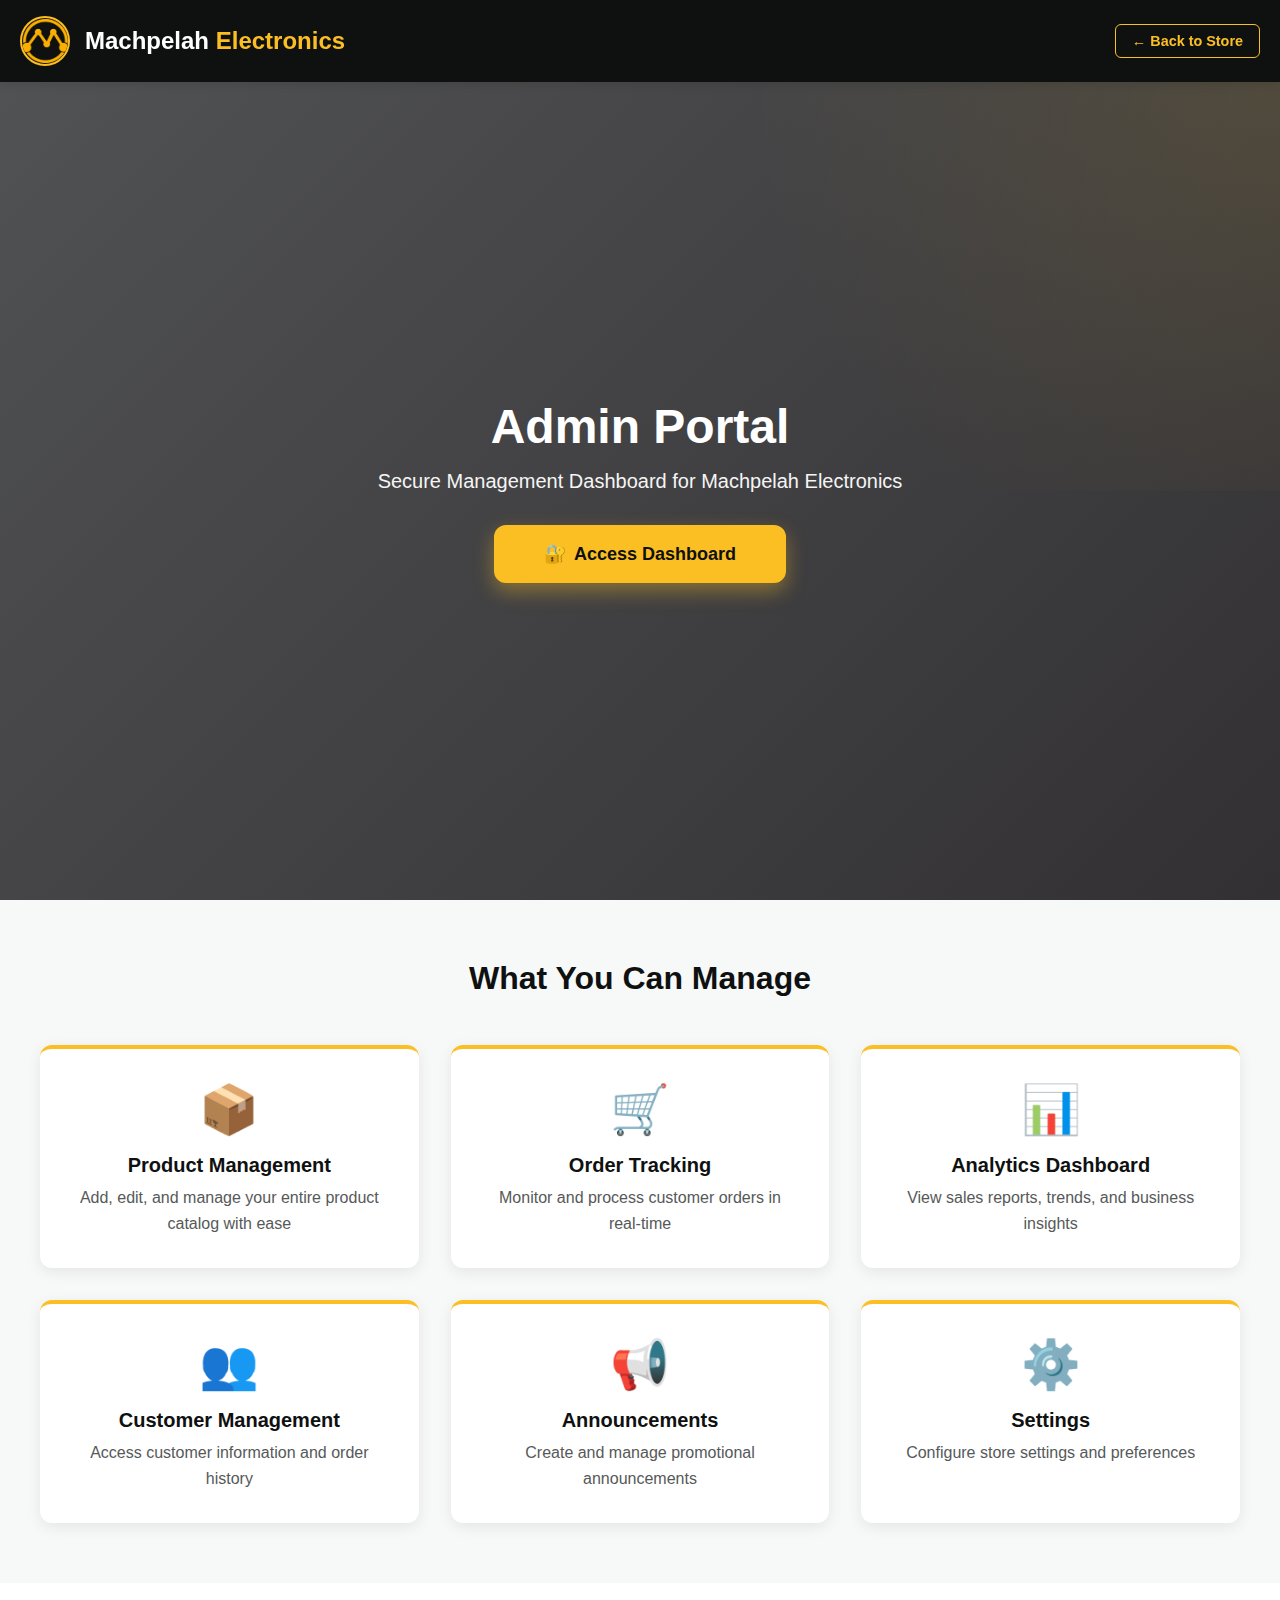
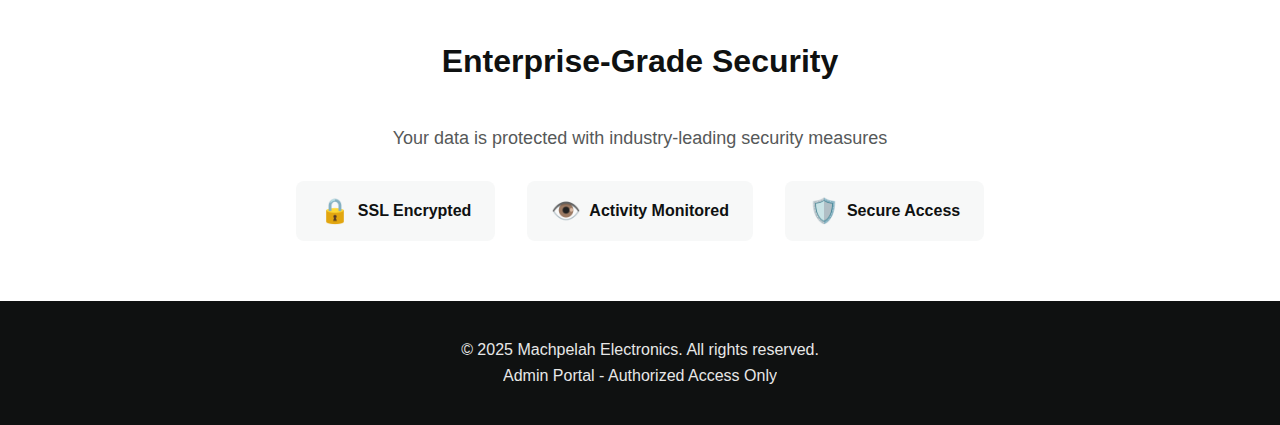
<file: admin/index.html>
<!DOCTYPE html>
<html lang="en">
<head>
    <meta charset="UTF-8">
    <meta name="viewport" content="width=device-width, initial-scale=1.0">
    <title>Admin Portal - Machpelah Electronics</title>
    <style>
        * {
            margin: 0;
            padding: 0;
            box-sizing: border-box;
        }

        :root {
            --primary-color: grey;
            --secondary-color: #39383a;
            --accent-color: #fbbf24;
            --dark: #0f1111;
            --light: #ffffff;
            --text-primary: #0f1111;
            --text-secondary: #565959;
            --gold: #fbbf24;
            --blue: #515253;
            --purple: #323033;
        }

        html {
            scroll-behavior: smooth;
        }

        body {
            font-family: 'Amazon Ember', Arial, sans-serif;
            background: var(--light);
            color: var(--text-primary);
            overflow-x: hidden;
            overflow-y: auto;
            min-height: 100vh;
        }

        /* Top Navigation Bar */
        .top-nav {
            position: fixed;
            top: 0;
            left: 0;
            right: 0;
            width: 100%;
            z-index: 1000;
            background: var(--dark);
            color: var(--light);
            padding: 1rem 0;
            box-shadow: 0 2px 10px rgba(0,0,0,0.1);
        }

        .top-nav .container {
            max-width: 1400px;
            margin: 0 auto;
            padding: 0 20px;
            display: flex;
            justify-content: space-between;
            align-items: center;
            flex-wrap: wrap;
        }

        .logo-section {
            display: flex;
            align-items: center;
            gap: 15px;
        }

        .logo-img {
            width: 50px;
            height: 50px;
            object-fit: contain;
            border-radius: 50%;
            border: 2px solid var(--gold);
        }

        .brand-name {
            font-size: 1.5rem;
            font-weight: 700;
            color: var(--light);
        }

        .brand-name span {
            color: var(--gold);
        }

        .back-nav {
            color: var(--gold);
            text-decoration: none;
            font-weight: 600;
            font-size: 0.9rem;
            padding: 0.5rem 1rem;
            border: 1px solid var(--gold);
            border-radius: 6px;
            transition: all 0.3s ease;
        }

        .back-nav:hover {
            background: var(--gold);
            color: var(--dark);
        }

        /* Hero Section */
        .hero-section {
            margin-top: 82px;
            background: linear-gradient(135deg, var(--blue) 0%, var(--purple) 100%);
            color: var(--light);
            padding: 80px 20px;
            min-height: calc(100vh - 82px);
            display: flex;
            align-items: center;
            justify-content: center;
            position: relative;
            overflow: hidden;
        }

        .hero-section::before {
            content: '';
            position: absolute;
            top: -50%;
            right: -50%;
            width: 100%;
            height: 100%;
            background: radial-gradient(circle, rgba(251,191,36,0.1) 0%, transparent 70%);
            animation: rotate 20s linear infinite;
        }

        @keyframes rotate {
            from { transform: rotate(0deg); }
            to { transform: rotate(360deg); }
        }

        .hero-content {
            max-width: 800px;
            width: 100%;
            margin: 0 auto;
            position: relative;
            z-index: 1;
            text-align: center;
        }

        .hero-content h1 {
            font-size: 3rem;
            margin-bottom: 1rem;
            font-weight: 700;
            animation: fadeInUp 0.8s ease;
        }

        .hero-content .subtitle {
            font-size: 1.25rem;
            margin-bottom: 2rem;
            opacity: 0.95;
            animation: fadeInUp 1s ease;
        }

        @keyframes fadeInUp {
            from {
                opacity: 0;
                transform: translateY(30px);
            }
            to {
                opacity: 1;
                transform: translateY(0);
            }
        }

        .login-button {
            display: inline-block;
            padding: 1rem 3rem;
            background: var(--gold);
            color: var(--dark);
            text-decoration: none;
            border-radius: 12px;
            font-size: 1.125rem;
            font-weight: 700;
            box-shadow: 0 8px 20px rgba(251,191,36,0.4);
            transition: all 0.3s ease;
            animation: fadeInUp 1.2s ease;
            border: 2px solid var(--gold);
        }

        .login-button:hover {
            transform: translateY(-3px);
            box-shadow: 0 12px 30px rgba(251,191,36,0.6);
            background: var(--light);
            color: var(--dark);
        }

        .login-button .icon {
            margin-right: 8px;
        }

        /* Features Section */
        .features-section {
            padding: 60px 20px;
            background: #f7f8f8;
        }

        .container {
            max-width: 1200px;
            margin: 0 auto;
        }

        .section-title {
            text-align: center;
            font-size: 2rem;
            margin-bottom: 3rem;
            color: var(--text-primary);
            font-weight: 700;
        }

        .features-grid {
            display: grid;
            grid-template-columns: repeat(auto-fit, minmax(280px, 1fr));
            gap: 2rem;
        }

        .feature-card {
            background: var(--light);
            padding: 2rem;
            border-radius: 12px;
            text-align: center;
            box-shadow: 0 4px 15px rgba(0,0,0,0.08);
            transition: all 0.3s ease;
            border-top: 4px solid var(--gold);
        }

        .feature-card:hover {
            transform: translateY(-5px);
            box-shadow: 0 8px 25px rgba(0,0,0,0.12);
        }

        .feature-icon {
            font-size: 3rem;
            margin-bottom: 1rem;
        }

        .feature-title {
            font-size: 1.25rem;
            font-weight: 700;
            margin-bottom: 0.5rem;
            color: var(--text-primary);
        }

        .feature-description {
            color: var(--text-secondary);
            line-height: 1.6;
        }

        /* Security Section */
        .security-section {
            padding: 60px 20px;
            background: var(--light);
        }

        .security-content {
            max-width: 800px;
            margin: 0 auto;
            text-align: center;
        }

        .security-badges {
            display: flex;
            justify-content: center;
            gap: 2rem;
            margin-top: 2rem;
            flex-wrap: wrap;
        }

        .security-badge {
            display: flex;
            align-items: center;
            gap: 0.5rem;
            padding: 1rem 1.5rem;
            background: #f7f8f8;
            border-radius: 8px;
            font-weight: 600;
            color: var(--text-primary);
        }

        .security-badge .badge-icon {
            font-size: 1.5rem;
        }

        /* Footer */
        .footer {
            background: var(--dark);
            color: var(--light);
            padding: 2rem 20px;
            text-align: center;
        }

        .footer p {
            margin: 0.5rem 0;
            opacity: 0.9;
        }

        /* Responsive */
        @media (max-width: 768px) {
            .top-nav .container {
                flex-direction: column;
                gap: 1rem;
            }

            .hero-section {
                margin-top: 140px;
                min-height: auto;
                padding: 50px 20px;
            }

            .hero-content h1 {
                font-size: 2.2rem;
            }

            .hero-content .subtitle {
                font-size: 1.1rem;
            }

            .login-button {
                padding: 0.875rem 2rem;
                font-size: 1rem;
            }

            .features-grid {
                grid-template-columns: 1fr;
            }

            .security-badges {
                flex-direction: column;
                align-items: center;
            }
        }

        @media (max-width: 480px) {
            .hero-section {
                margin-top: 140px;
                padding: 40px 15px;
            }

            .hero-content h1 {
                font-size: 1.8rem;
            }

            .hero-content .subtitle {
                font-size: 1rem;
            }

            .login-button {
                padding: 0.75rem 1.5rem;
                font-size: 0.95rem;
            }

            .logo-img {
                width: 40px;
                height: 40px;
            }

            .brand-name {
                font-size: 1.2rem;
            }

            .back-nav {
                font-size: 0.8rem;
                padding: 0.4rem 0.8rem;
            }

            .section-title {
                font-size: 1.5rem;
            }

            .features-section,
            .security-section {
                padding: 40px 15px;
            }
        }

        @media (max-height: 600px) {
            .hero-section {
                min-height: auto;
                padding: 40px 20px;
            }
        }
    </style>
</head>
<body>
    <!-- Top Navigation -->
    <nav class="top-nav">
        <div class="container">
            <div class="logo-section">
                <img src="../images/icons/Logoicon.png" alt="Machpelah Electronics" class="logo-img" onerror="this.src='https://via.placeholder.com/50x50/fbbf24/0f1111?text=ME'">
                <div class="brand-name">Machpelah <span>Electronics</span></div>
            </div>
            <a href="../index.html" class="back-nav">← Back to Store</a>
        </div>
    </nav>

    <!-- Hero Section -->
    <section class="hero-section">
        <div class="hero-content">
            <h1>Admin Portal</h1>
            <p class="subtitle">Secure Management Dashboard for Machpelah Electronics</p>
            <a href="login.html" class="login-button">
                <span class="icon">🔐</span>Access Dashboard
            </a>
        </div>
    </section>

    <!-- Features Section -->
    <section class="features-section">
        <div class="container">
            <h2 class="section-title">What You Can Manage</h2>
            <div class="features-grid">
                <div class="feature-card">
                    <div class="feature-icon">📦</div>
                    <h3 class="feature-title">Product Management</h3>
                    <p class="feature-description">Add, edit, and manage your entire product catalog with ease</p>
                </div>
                <div class="feature-card">
                    <div class="feature-icon">🛒</div>
                    <h3 class="feature-title">Order Tracking</h3>
                    <p class="feature-description">Monitor and process customer orders in real-time</p>
                </div>
                <div class="feature-card">
                    <div class="feature-icon">📊</div>
                    <h3 class="feature-title">Analytics Dashboard</h3>
                    <p class="feature-description">View sales reports, trends, and business insights</p>
                </div>
                <div class="feature-card">
                    <div class="feature-icon">👥</div>
                    <h3 class="feature-title">Customer Management</h3>
                    <p class="feature-description">Access customer information and order history</p>
                </div>
                <div class="feature-card">
                    <div class="feature-icon">📢</div>
                    <h3 class="feature-title">Announcements</h3>
                    <p class="feature-description">Create and manage promotional announcements</p>
                </div>
                <div class="feature-card">
                    <div class="feature-icon">⚙️</div>
                    <h3 class="feature-title">Settings</h3>
                    <p class="feature-description">Configure store settings and preferences</p>
                </div>
            </div>
        </div>
    </section>

    <!-- Security Section -->
    <section class="security-section">
        <div class="container">
            <div class="security-content">
                <h2 class="section-title">Enterprise-Grade Security</h2>
                <p style="color: var(--text-secondary); font-size: 1.125rem; margin-bottom: 1rem;">
                    Your data is protected with industry-leading security measures
                </p>
                <div class="security-badges">
                    <div class="security-badge">
                        <span class="badge-icon">🔒</span>
                        <span>SSL Encrypted</span>
                    </div>
                    <div class="security-badge">
                        <span class="badge-icon">👁️</span>
                        <span>Activity Monitored</span>
                    </div>
                    <div class="security-badge">
                        <span class="badge-icon">🛡️</span>
                        <span>Secure Access</span>
                    </div>
                </div>
            </div>
        </div>
    </section>

    <!-- Footer -->
    <footer class="footer">
        <div class="container">
            <p>&copy; 2025 Machpelah Electronics. All rights reserved.</p>
            <p>Admin Portal - Authorized Access Only</p>
        </div>
    </footer>
</body>
</html>
</file>
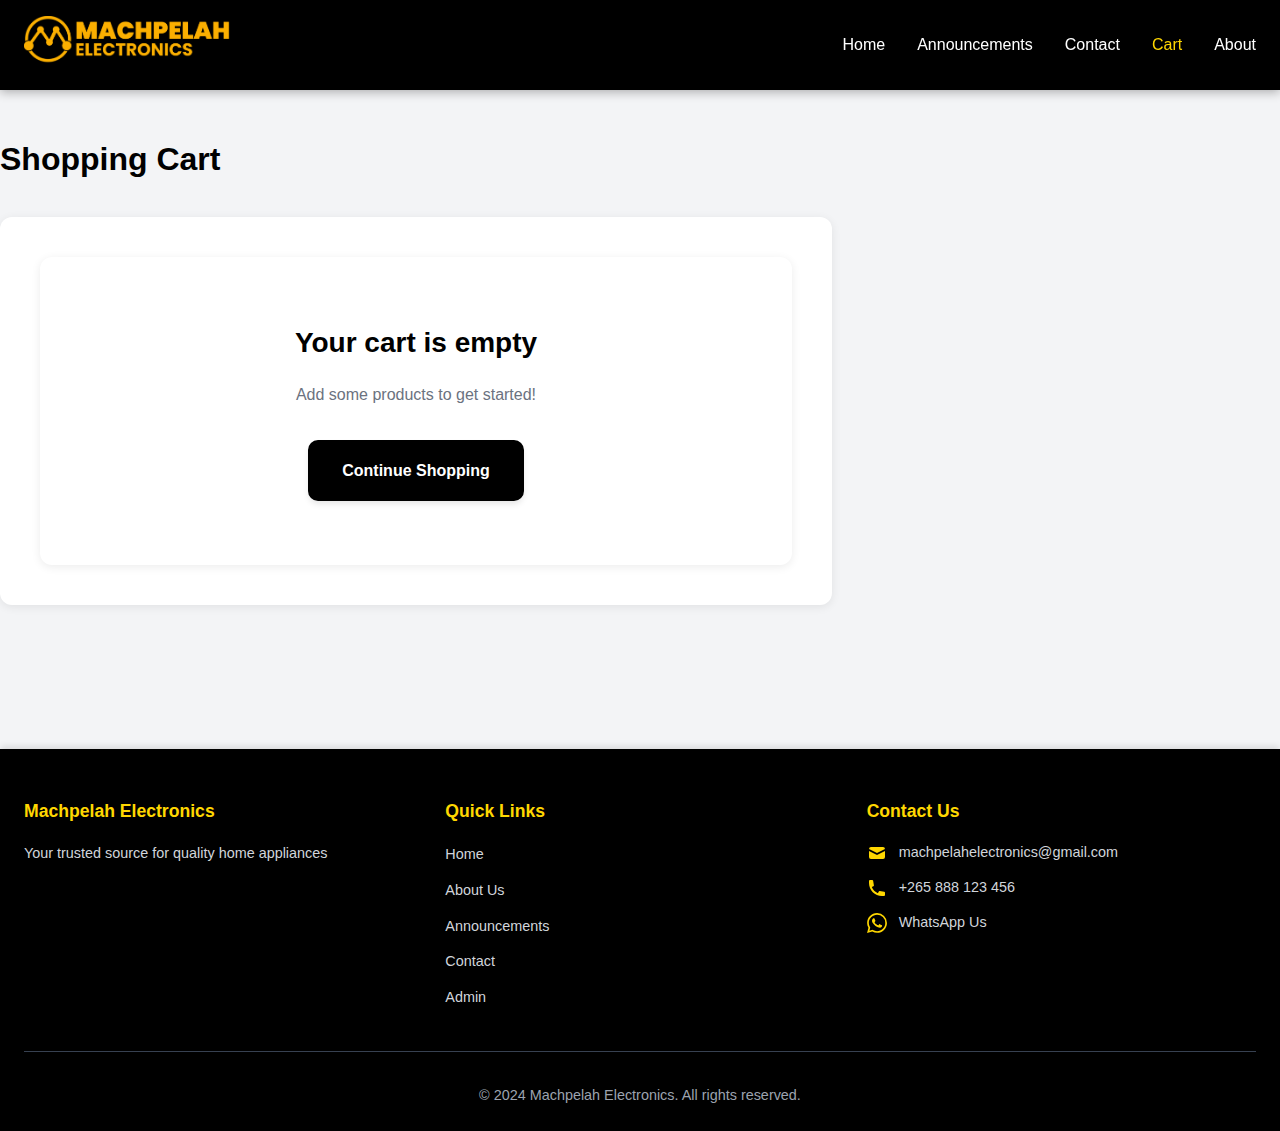
<file: cart.html>
<!DOCTYPE html>
<html lang="en">
<head>
    <meta charset="UTF-8">
    <meta name="viewport" content="width=device-width, initial-scale=1.0">
    <title>Shopping Cart - Machpelah Electronics</title>
    <style>
    :root {
        --gold: #FFD700;
        --black: #000000;
        --white: #FFFFFF;
        --blue: #1e40af;
        --blue-hover: #1e3a8a;
        --border: #e5e7eb;
        --text-primary: #111827;
        --text-secondary: #6b7280;
        --shadow-sm: 0 1px 2px 0 rgba(0, 0, 0, 0.05);
        --shadow-md: 0 4px 6px -1px rgba(0, 0, 0, 0.1);
        --shadow-lg: 0 10px 15px -3px rgba(0, 0, 0, 0.1);
    }

    * {
        margin: 0;
        padding: 0;
        box-sizing: border-box;
    }

    body {
        font-family: -apple-system, BlinkMacSystemFont, 'Segoe UI', Roboto, Oxygen, Ubuntu, Cantarell, sans-serif;
        background: #f3f4f6;
        color: var(--text-primary);
        line-height: 1.6;
        padding-top: 70px;
    }

    .container {
        max-width: 1400px;
        margin: 0 auto;
        padding: 0 1.5rem;
        width: 100%;
    }

    /* Navigation */
    .navbar {
        background: var(--black);
        padding: 1rem 0;
        box-shadow: 0 2px 10px rgba(0,0,0,0.3);
        position: fixed;
        top: 0;
        left: 0;
        right: 0;
        z-index: 1000;
    }

    .navbar .container {
        display: flex;
        justify-content: space-between;
        align-items: center;
    }

    .nav-brand img {
        height: 50px;
        width: auto;
    }

    .nav-menu {
        display: flex;
        list-style: none;
        gap: 2rem;
        align-items: center;
    }

    .nav-menu a {
        color: var(--white);
        text-decoration: none;
        font-weight: 500;
        transition: color 0.3s;
    }

    .nav-menu a:hover,
    .nav-menu a.active {
        color: var(--gold);
    }

    .cart-badge {
        background: var(--gold);
        color: var(--black);
        padding: 2px 6px;
        border-radius: 50%;
        font-size: 12px;
        font-weight: bold;
        margin-left: 4px;
    }

    /* Hamburger Menu */
    .hamburger {
        display: none;
        flex-direction: column;
        gap: 4px;
        background: none;
        border: none;
        cursor: pointer;
        padding: 8px;
        z-index: 1001;
    }

    .hamburger span {
        width: 25px;
        height: 3px;
        background: var(--gold);
        border-radius: 3px;
        transition: all 0.3s ease;
    }

    .hamburger.active span:nth-child(1) {
        transform: rotate(45deg) translate(6px, 6px);
    }

    .hamburger.active span:nth-child(2) {
        opacity: 0;
    }

    .hamburger.active span:nth-child(3) {
        transform: rotate(-45deg) translate(6px, -6px);
    }

    /* Cart Container */
    .cart-container {
        padding: 4rem 0;
    }

    .cart-container h1 {
        margin-bottom: 2rem;
        color: var(--black);
        font-size: 2rem;
        font-weight: 700;
    }

    .cart-grid {
        display: grid;
        grid-template-columns: 2fr 1fr;
        gap: 2rem;
    }

    /* Cart Items */
    .cart-items {
        background: var(--white);
        border-radius: 12px;
        padding: 2.5rem;
        box-shadow: 0 2px 10px rgba(0,0,0,0.08);
        transition: all 0.3s ease;
    }

    .cart-items:hover {
        transform: translateY(-5px);
        box-shadow: 0 8px 25px rgba(0,0,0,0.12);
    }

    .cart-item {
        display: flex;
        gap: 1.5rem;
        padding: 1.5rem 0;
        border-bottom: 1px solid var(--border);
        transition: all 0.3s ease;
    }

    .cart-item:hover {
        background: #f9fafb;
        padding-left: 1rem;
        border-radius: 8px;
    }

    .cart-item:last-child {
        border-bottom: none;
    }

    .cart-item-image {
        width: 120px;
        height: 120px;
        object-fit: contain;
        border-radius: 8px;
        border: 1px solid var(--border);
        box-shadow: var(--shadow-sm);
        transition: transform 0.3s ease;
        padding: 0.5rem;
        background: #fafafa;
    }

    .cart-item:hover .cart-item-image {
        transform: scale(1.05);
    }

    .cart-item-details {
        flex: 1;
    }

    .cart-item-name {
        font-size: 1.1rem;
        margin-bottom: 0.5rem;
        color: var(--black);
        font-weight: 600;
        transition: color 0.3s ease;
    }

    .cart-item:hover .cart-item-name {
        color: var(--blue);
    }

    .cart-item-price {
        color: var(--black);
        font-weight: 700;
        font-size: 1.3rem;
    }

    .cart-item-actions {
        display: flex;
        gap: 1rem;
        align-items: center;
        margin-top: 1rem;
    }

    .quantity-control {
        display: flex;
        align-items: center;
        gap: 0;
        border: 2px solid var(--border);
        border-radius: 8px;
        overflow: hidden;
        background: var(--white);
        box-shadow: var(--shadow-sm);
        transition: all 0.3s ease;
    }

    .quantity-control:hover {
        border-color: var(--blue);
        box-shadow: var(--shadow-md);
    }

    .quantity-btn {
        width: 40px;
        height: 40px;
        border: none;
        background: var(--white);
        cursor: pointer;
        font-weight: 600;
        font-size: 1.2rem;
        color: var(--black);
        transition: all 0.3s ease;
    }

    .quantity-btn:hover {
        background: var(--blue);
        color: var(--white);
    }

    .quantity-btn:active {
        transform: scale(0.95);
    }

    .quantity-control span {
        min-width: 45px;
        text-align: center;
        font-weight: 600;
        background: var(--white);
        color: var(--black);
    }

    .remove-btn {
        padding: 0.5rem 1.25rem;
        background: transparent;
        color: var(--text-secondary);
        border: 2px solid var(--border);
        border-radius: 8px;
        cursor: pointer;
        font-size: 0.9rem;
        font-weight: 600;
        transition: all 0.3s ease;
        box-shadow: var(--shadow-sm);
    }

    .remove-btn:hover {
        background: var(--blue);
        color: var(--white);
        border-color: var(--blue);
        transform: translateY(-2px);
        box-shadow: var(--shadow-md);
    }

    /* Cart Summary */
    .cart-summary {
        background: var(--white);
        border-radius: 12px;
        padding: 2.5rem;
        box-shadow: 0 2px 10px rgba(0,0,0,0.08);
        height: fit-content;
        position: sticky;
        top: 100px;
        transition: all 0.3s ease;
    }

    .cart-summary:hover {
        transform: translateY(-5px);
        box-shadow: 0 8px 25px rgba(0,0,0,0.12);
    }

    .cart-summary h2 {
        margin-bottom: 1.5rem;
        color: var(--black);
        font-size: 1.5rem;
        font-weight: 700;
    }

    .summary-row {
        display: flex;
        justify-content: space-between;
        padding: 0.75rem 0;
        font-size: 1rem;
        color: var(--text-secondary);
        font-weight: 600;
    }

    .summary-total {
        font-size: 1.5rem;
        font-weight: 700;
        border-top: 2px solid var(--gold);
        padding-top: 1rem;
        margin-top: 1rem;
        color: var(--black);
    }

    .checkout-actions {
        margin-top: 2rem;
        display: flex;
        flex-direction: column;
        gap: 1rem;
    }

    .btn {
        padding: 14px 32px;
        border: none;
        border-radius: 10px;
        font-size: 16px;
        font-weight: 700;
        cursor: pointer;
        transition: all 0.3s ease;
        text-align: center;
        text-decoration: none;
        display: flex;
        align-items: center;
        justify-content: center;
        gap: 0.75rem;
        box-shadow: var(--shadow-md);
    }

    .btn-primary {
        background: var(--black);
        color: var(--white);
        border: 2px solid var(--black);
    }

    .btn-primary:hover {
        background: var(--blue);
        border-color: var(--blue);
        transform: translateY(-2px);
        box-shadow: 0 6px 20px rgba(30, 64, 175, 0.4);
    }

    .btn-success {
        background: var(--gold);
        color: var(--black);
        border: 2px solid var(--gold);
    }

    .btn-success:hover {
        background: var(--blue);
        color: var(--white);
        border-color: var(--blue);
        transform: translateY(-2px);
        box-shadow: 0 6px 20px rgba(30, 64, 175, 0.4);
    }

    .btn-secondary {
        background: transparent;
        color: var(--black);
        border: 2px solid var(--border);
    }

    .btn-secondary:hover {
        background: #dc2626;
        color: var(--white);
        border-color: #dc2626;
        transform: translateY(-2px);
        box-shadow: 0 6px 20px rgba(220, 38, 38, 0.4);
    }

    .btn:active {
        transform: translateY(0);
    }

    .btn-icon {
        width: 20px;
        height: 20px;
    }

    .order-note {
        margin-top: 2rem;
        padding: 1.25rem;
        background: #f9fafb;
        border-radius: 10px;
        font-size: 0.9rem;
        border-left: 4px solid var(--gold);
        box-shadow: var(--shadow-sm);
    }

    .order-note strong {
        color: var(--black);
    }

    /* Empty Cart */
    .empty-cart {
        text-align: center;
        padding: 4rem 2rem;
        background: var(--white);
        border-radius: 12px;
        box-shadow: 0 2px 10px rgba(0,0,0,0.08);
    }

    .empty-cart h2 {
        color: var(--black);
        margin-bottom: 1rem;
        font-size: 1.75rem;
        font-weight: 700;
    }

    .empty-cart p {
        color: var(--text-secondary);
        margin-bottom: 2rem;
        font-size: 1rem;
    }

    .empty-cart .btn {
        display: inline-flex;
        width: auto;
        padding: 1rem 2rem;
    }

    /* Footer */
    .footer {
        background: var(--black);
        color: var(--white);
        padding: 3rem 0 1.5rem;
        margin-top: 5rem;
        box-shadow: 0 -4px 6px -1px rgba(0, 0, 0, 0.1);
        width: 100%;
    }

    .footer-content {
        display: grid;
        grid-template-columns: repeat(3, 1fr);
        gap: 2rem;
        margin-bottom: 2rem;
    }

    .footer-section h3 {
        margin-bottom: 1rem;
        color: var(--gold);
        font-size: 1.1rem;
        font-weight: 700;
    }

    .footer-section p {
        color: #d1d5db;
        font-size: 0.9rem;
        line-height: 1.8;
    }

    .footer-section ul {
        list-style: none;
        padding: 0;
    }

    .footer-section ul li {
        margin-bottom: 0.625rem;
    }

    .footer-section a {
        color: #d1d5db;
        text-decoration: none;
        transition: all 0.3s ease;
        font-size: 0.9rem;
        display: inline-block;
    }

    .footer-section a:hover {
        color: var(--gold);
        padding-left: 5px;
    }

    .contact-item {
        display: flex;
        align-items: center;
        gap: 0.75rem;
        margin-bottom: 0.75rem;
        transition: all 0.3s ease;
    }

    .contact-item:hover {
        transform: translateX(5px);
    }

    .contact-icon {
        width: 20px;
        height: 20px;
        fill: var(--gold);
        flex-shrink: 0;
    }

    .contact-item a {
        color: #d1d5db;
        text-decoration: none;
        transition: color 0.3s ease;
        padding-left: 0;
    }

    .contact-item:hover a {
        color: var(--gold);
    }

    .footer-bottom {
        text-align: center;
        padding-top: 2rem;
        border-top: 1px solid #374151;
        color: #9ca3af;
        font-size: 0.9rem;
        margin-top: 2rem;
    }

    /* Tablet View (768px - 968px) */
    @media (max-width: 968px) {
        .cart-grid {
            grid-template-columns: 1fr;
        }

        .cart-summary {
            position: static;
        }

        .footer-content {
            grid-template-columns: repeat(auto-fit, minmax(250px, 1fr));
        }

        .cart-container h1 {
            font-size: 1.8rem;
        }

        .cart-items,
        .cart-summary {
            padding: 2rem;
        }
    }

    /* Mobile View (481px - 768px) */
    @media (max-width: 768px) {
        body {
            padding-top: 65px;
        }

        .navbar .container {
            padding: 0 1rem;
        }

        .nav-brand img {
            height: 40px;
        }

        .hamburger {
            display: flex;
        }

        .nav-menu {
            position: fixed;
            top: 65px;
            left: 0;
            right: 0;
            background: var(--black);
            flex-direction: column;
            width: 100%;
            max-height: 0;
            overflow: hidden;
            transition: max-height 0.3s ease;
            box-shadow: 0 10px 30px rgba(0,0,0,0.5);
            z-index: 999;
            padding: 0;
            gap: 0;
        }

        .nav-menu.active {
            max-height: 400px;
            padding: 1rem 0;
        }

        .nav-menu li {
            width: 100%;
            text-align: center;
            border-bottom: 1px solid rgba(255,255,255,0.1);
        }

        .nav-menu li:last-child {
            border-bottom: none;
        }

        .nav-menu a {
            display: block;
            font-size: 1rem;
            padding: 1rem 1.5rem;
            width: 100%;
        }

        .cart-container {
            padding: 3rem 0;
        }

        .cart-container h1 {
            font-size: 1.6rem;
            margin-bottom: 1.5rem;
        }

        .cart-items,
        .cart-summary {
            padding: 1.8rem;
        }

        .cart-item {
            flex-direction: column;
            padding: 1rem 0;
        }

        .cart-item:hover {
            padding-left: 0;
        }

        .cart-item-image {
            width: 100%;
            height: 200px;
            padding: 1rem;
        }

        .cart-item-name {
            font-size: 1rem;
        }

        .cart-item-price {
            font-size: 1.1rem;
        }

        .cart-item-actions {
            flex-direction: column;
            align-items: stretch;
            gap: 0.75rem;
        }

        .quantity-control {
            justify-content: center;
        }

        .remove-btn {
            width: 100%;
            text-align: center;
        }

        .cart-summary h2 {
            font-size: 1.3rem;
        }

        .summary-row {
            font-size: 0.95rem;
        }

        .summary-total {
            font-size: 1.3rem;
        }

        .btn {
            padding: 12px 28px;
            font-size: 15px;
        }

        .order-note {
            font-size: 0.85rem;
            padding: 1rem;
        }

        .empty-cart {
            padding: 2.5rem 1.5rem;
        }

        .empty-cart h2 {
            font-size: 1.5rem;
        }

        .footer {
            padding: 2rem 0 1rem;
            margin-top: 3rem;
        }

        .footer-content {
            grid-template-columns: 1fr;
            gap: 1.5rem;
            text-align: center;
        }

        .contact-item {
            justify-content: center;
        }

        .contact-item:hover {
            transform: translateX(0);
        }
    }

    /* Small Mobile (up to 480px) */
    @media (max-width: 480px) {
        .cart-container h1 {
            font-size: 1.4rem;
        }

        .cart-items,
        .cart-summary {
            padding: 1.5rem;
        }

        .cart-item-image {
            height: 180px;
            padding: 0.75rem;
        }

        .cart-item-name {
            font-size: 0.95rem;
        }

        .cart-item-price {
            font-size: 1.05rem;
        }

        .quantity-btn {
            width: 35px;
            height: 35px;
            font-size: 1rem;
        }

        .quantity-control span {
            min-width: 40px;
        }

        .btn {
            font-size: 14px;
            padding: 12px 24px;
        }

        .btn-icon {
            width: 16px;
            height: 16px;
        }

        .cart-summary h2 {
            font-size: 1.2rem;
        }

        .summary-row {
            font-size: 0.9rem;
        }

        .summary-total {
            font-size: 1.2rem;
        }

        .order-note {
            font-size: 0.8rem;
            padding: 0.875rem;
        }

        .empty-cart {
            padding: 2rem 1rem;
        }

        .empty-cart h2 {
            font-size: 1.3rem;
        }
    }

    /* Extra Small Mobile (up to 360px) */
    @media (max-width: 360px) {
        .cart-container h1 {
            font-size: 1.25rem;
        }

        .cart-item-name {
            font-size: 0.9rem;
        }

        .cart-item-image {
            height: 150px;
            padding: 0.5rem;
        }

        .btn {
            font-size: 13px;
            gap: 0.5rem;
            padding: 10px 20px;
        }

        .cart-summary h2 {
            font-size: 1.1rem;
        }
    }
    </style>
</head>
<body>
    <!-- Navigation -->
    <nav class="navbar">
        <div class="container">
            <div class="nav-brand">
                <img src="images/icons/Machpelahtshirt.png" alt="Machpelah Electronics Logo" onerror="this.src='https://via.placeholder.com/50x50/FFD700/000000?text=ME'">
            </div>
            <button class="hamburger" id="hamburger">
                <span></span>
                <span></span>
                <span></span>
            </button>
            <ul class="nav-menu" id="nav-menu">
                <li><a href="index.html">Home</a></li>
                <li><a href="announcements.html">Announcements</a></li>
                <li><a href="contact.html">Contact</a></li>
                <li><a href="cart.html" class="active cart-link">
                    Cart <span id="cart-count" class="cart-badge">0</span>
                </a></li>
                <li><a href="about.html">About</a></li>
            </ul>
        </div>
    </nav>
    
    <!-- Cart Content -->
    <main class="container cart-container">
        <h1>Shopping Cart</h1>
        
        <div class="cart-grid">
            <div class="cart-items" id="cart-items">
                <!-- Cart items will be loaded here -->
            </div>

            <div class="cart-summary" id="cart-summary">
                <h2>Order Summary</h2>
                <div class="summary-row">
                    <span>Subtotal:</span>
                    <span id="cart-total">MWK 0</span>
                </div>
                <div class="summary-row summary-total">
                    <span>Total:</span>
                    <span id="cart-total-final">MWK 0</span>
                </div>

                <div class="checkout-actions">
                    <button class="btn btn-primary" id="email-btn">
                        <svg class="btn-icon" fill="currentColor" viewBox="0 0 20 20">
                            <path d="M2.003 5.884L10 9.882l7.997-3.998A2 2 0 0016 4H4a2 2 0 00-1.997 1.884z"/>
                            <path d="M18 8.118l-8 4-8-4V14a2 2 0 002 2h12a2 2 0 002-2V8.118z"/>
                        </svg>
                        <span>Send Order via Email</span>
                    </button>
                    <button class="btn btn-success" id="whatsapp-btn">
                        <svg class="btn-icon" fill="currentColor" viewBox="0 0 24 24">
                            <path d="M17.472 14.382c-.297-.149-1.758-.867-2.03-.967-.273-.099-.471-.148-.67.15-.197.297-.767.966-.94 1.164-.173.199-.347.223-.644.075-.297-.15-1.255-.463-2.39-1.475-.883-.788-1.48-1.761-1.653-2.059-.173-.297-.018-.458.13-.606.134-.133.298-.347.446-.52.149-.174.198-.298.298-.497.099-.198.05-.371-.025-.52-.075-.149-.669-1.612-.916-2.207-.242-.579-.487-.5-.669-.51-.173-.008-.371-.01-.57-.01-.198 0-.52.074-.792.372-.272.297-1.04 1.016-1.04 2.479 0 1.462 1.065 2.875 1.213 3.074.149.198 2.096 3.2 5.077 4.487.709.306 1.262.489 1.694.625.712.227 1.36.195 1.871.118.571-.085 1.758-.719 2.006-1.413.248-.694.248-1.289.173-1.413-.074-.124-.272-.198-.57-.347m-5.421 7.403h-.004a9.87 9.87 0 01-5.031-1.378l-.361-.214-3.741.982.998-3.648-.235-.374a9.86 9.86 0 01-1.51-5.26c.001-5.45 4.436-9.884 9.888-9.884 2.64 0 5.122 1.03 6.988 2.898a9.825 9.825 0 012.893 6.994c-.003 5.45-4.437 9.884-9.885 9.884m8.413-18.297A11.815 11.815 0 0012.05 0C5.495 0 .16 5.335.157 11.892c0 2.096.547 4.142 1.588 5.945L.057 24l6.305-1.654a11.882 11.882 0 005.683 1.448h.005c6.554 0 11.89-5.335 11.893-11.893a11.821 11.821 0 00-3.48-8.413Z"/>
                        </svg>
                        <span>Send Order via WhatsApp</span>
                    </button>
                    <button class="btn btn-secondary" id="clear-btn">
                        <svg class="btn-icon" fill="currentColor" viewBox="0 0 20 20">
                            <path fill-rule="evenodd" d="M9 2a1 1 0 00-.894.553L7.382 4H4a1 1 0 000 2v10a2 2 0 002 2h8a2 2 0 002-2V6a1 1 0 100-2h-3.382l-.724-1.447A1 1 0 0011 2H9zM7 8a1 1 0 012 0v6a1 1 0 11-2 0V8zm5-1a1 1 0 00-1 1v6a1 1 0 102 0V8a1 1 0 00-1-1z" clip-rule="evenodd"/>
                        </svg>
                        <span>Clear Cart</span>
                    </button>
                </div>

                <div class="order-note">
                    <p><strong>Note:</strong> Clicking "Send Order" will open your email or WhatsApp app with the order details. We will contact you to confirm your order and arrange delivery.</p>
                </div>
            </div>
        </div>
    </main>

    <!-- Footer -->
    <footer class="footer">
        <div class="container">
            <div class="footer-content">
                <div class="footer-section">
                    <h3>Machpelah Electronics</h3>
                    <p>Your trusted source for quality home appliances</p>
                </div>
                <div class="footer-section">
                    <h3>Quick Links</h3>
                    <ul>
                        <li><a href="index.html">Home</a></li>
                        <li><a href="about.html">About Us</a></li>
                        <li><a href="announcements.html">Announcements</a></li>
                        <li><a href="contact.html">Contact</a></li>
                        <li><a href="admin/index.html">Admin</a></li>
                    </ul>
                </div>
                <div class="footer-section">
                    <h3>Contact Us</h3>
                    <div class="contact-item">
                        <svg class="contact-icon" viewBox="0 0 20 20">
                            <path d="M2.003 5.884L10 9.882l7.997-3.998A2 2 0 0016 4H4a2 2 0 00-1.997 1.884z"/>
                            <path d="M18 8.118l-8 4-8-4V14a2 2 0 002 2h12a2 2 0 002-2V8.118z"/>
                        </svg>
                        <a href="mailto:machpelahelectronics@gmail.com">machpelahelectronics@gmail.com</a>
                    </div>
                    <div class="contact-item">
                        <svg class="contact-icon" viewBox="0 0 20 20">
                            <path d="M2 3a1 1 0 011-1h2.153a1 1 0 01.986.836l.74 4.435a1 1 0 01-.54 1.06l-1.548.773a11.037 11.037 0 006.105 6.105l.774-1.548a1 1 0 011.059-.54l4.435.74a1 1 0 01.836.986V17a1 1 0 01-1 1h-2C7.82 18 2 12.18 2 5V3z"/>
                        </svg>
                        <a href="tel:+265888123456">+265 888 123 456</a>
                    </div>
                    <div class="contact-item">
                        <svg class="contact-icon" viewBox="0 0 24 24">
                            <path d="M17.472 14.382c-.297-.149-1.758-.867-2.03-.967-.273-.099-.471-.148-.67.15-.197.297-.767.966-.94 1.164-.173.199-.347.223-.644.075-.297-.15-1.255-.463-2.39-1.475-.883-.788-1.48-1.761-1.653-2.059-.173-.297-.018-.458.13-.606.134-.133.298-.347.446-.52.149-.174.198-.298.298-.497.099-.198.05-.371-.025-.52-.075-.149-.669-1.612-.916-2.207-.242-.579-.487-.5-.669-.51-.173-.008-.371-.01-.57-.01-.198 0-.52.074-.792.372-.272.297-1.04 1.016-1.04 2.479 0 1.462 1.065 2.875 1.213 3.074.149.198 2.096 3.2 5.077 4.487.709.306 1.262.489 1.694.625.712.227 1.36.195 1.871.118.571-.085 1.758-.719 2.006-1.413.248-.694.248-1.289.173-1.413-.074-.124-.272-.198-.57-.347m-5.421 7.403h-.004a9.87 9.87 0 01-5.031-1.378l-.361-.214-3.741.982.998-3.648-.235-.374a9.86 9.86 0 01-1.51-5.26c.001-5.45 4.436-9.884 9.888-9.884 2.64 0 5.122 1.03 6.988 2.898a9.825 9.825 0 012.893 6.994c-.003 5.45-4.437 9.884-9.885 9.884m8.413-18.297A11.815 11.815 0 0012.05 0C5.495 0 .16 5.335.157 11.892c0 2.096.547 4.142 1.588 5.945L.057 24l6.305-1.654a11.882 11.882 0 005.683 1.448h.005c6.554 0 11.89-5.335 11.893-11.893a11.821 11.821 0 00-3.48-8.413Z"/>
                        </svg>
                        <a href="https://wa.me/265888123456">WhatsApp Us</a>
                    </div>
                </div>
            </div>
            <div class="footer-bottom">
                <p>&copy; 2024 Machpelah Electronics. All rights reserved.</p>
            </div>
        </div>
    </footer>

    <!-- Load your existing cart.js file -->
    <script src="js/cart.js"></script>
    
    <script>
        // Mobile menu toggle
        const hamburger = document.getElementById('hamburger');
        const navMenu = document.getElementById('nav-menu');
        
        if (hamburger && navMenu) {
            hamburger.addEventListener('click', () => {
                hamburger.classList.toggle('active');
                navMenu.classList.toggle('active');
            });
            
            // Close mobile menu when clicking on a link
            document.querySelectorAll('.nav-menu a').forEach(link => {
                link.addEventListener('click', () => {
                    hamburger.classList.remove('active');
                    navMenu.classList.remove('active');
                });
            });
        }
        
        // Initialize cart and add button event listeners when page loads
        document.addEventListener('DOMContentLoaded', () => {
            // Display cart items
            if (typeof cart !== 'undefined' && cart.displayCart) {
                cart.displayCart();
            }
            
            // Add event listeners to buttons
            const emailBtn = document.getElementById('email-btn');
            const whatsappBtn = document.getElementById('whatsapp-btn');
            const clearBtn = document.getElementById('clear-btn');
            
            if (emailBtn && typeof cart !== 'undefined') {
                emailBtn.addEventListener('click', () => cart.sendToEmail());
            }
            
            if (whatsappBtn && typeof cart !== 'undefined') {
                whatsappBtn.addEventListener('click', () => cart.sendToWhatsApp());
            }
            
            if (clearBtn && typeof cart !== 'undefined') {
                clearBtn.addEventListener('click', () => cart.clearCart());
            }
        });
    </script>
</body>
</html>
</file>
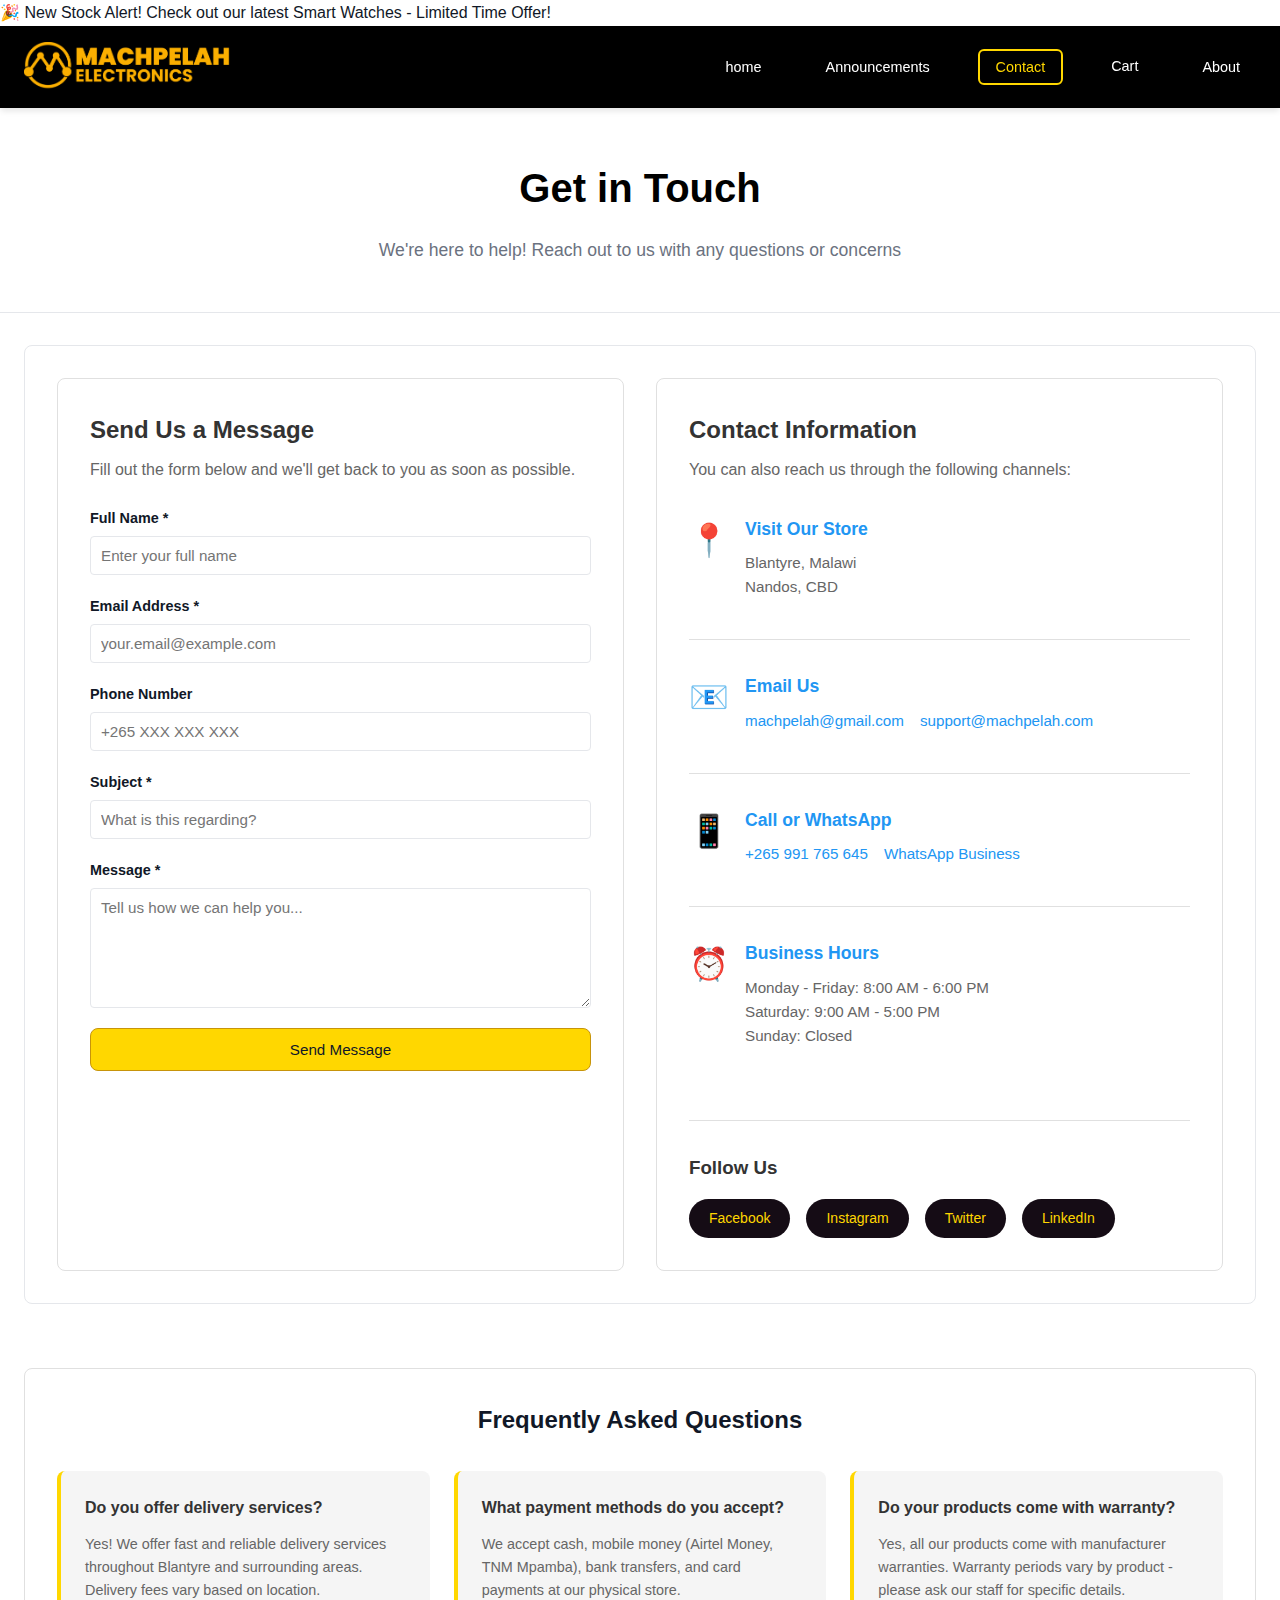
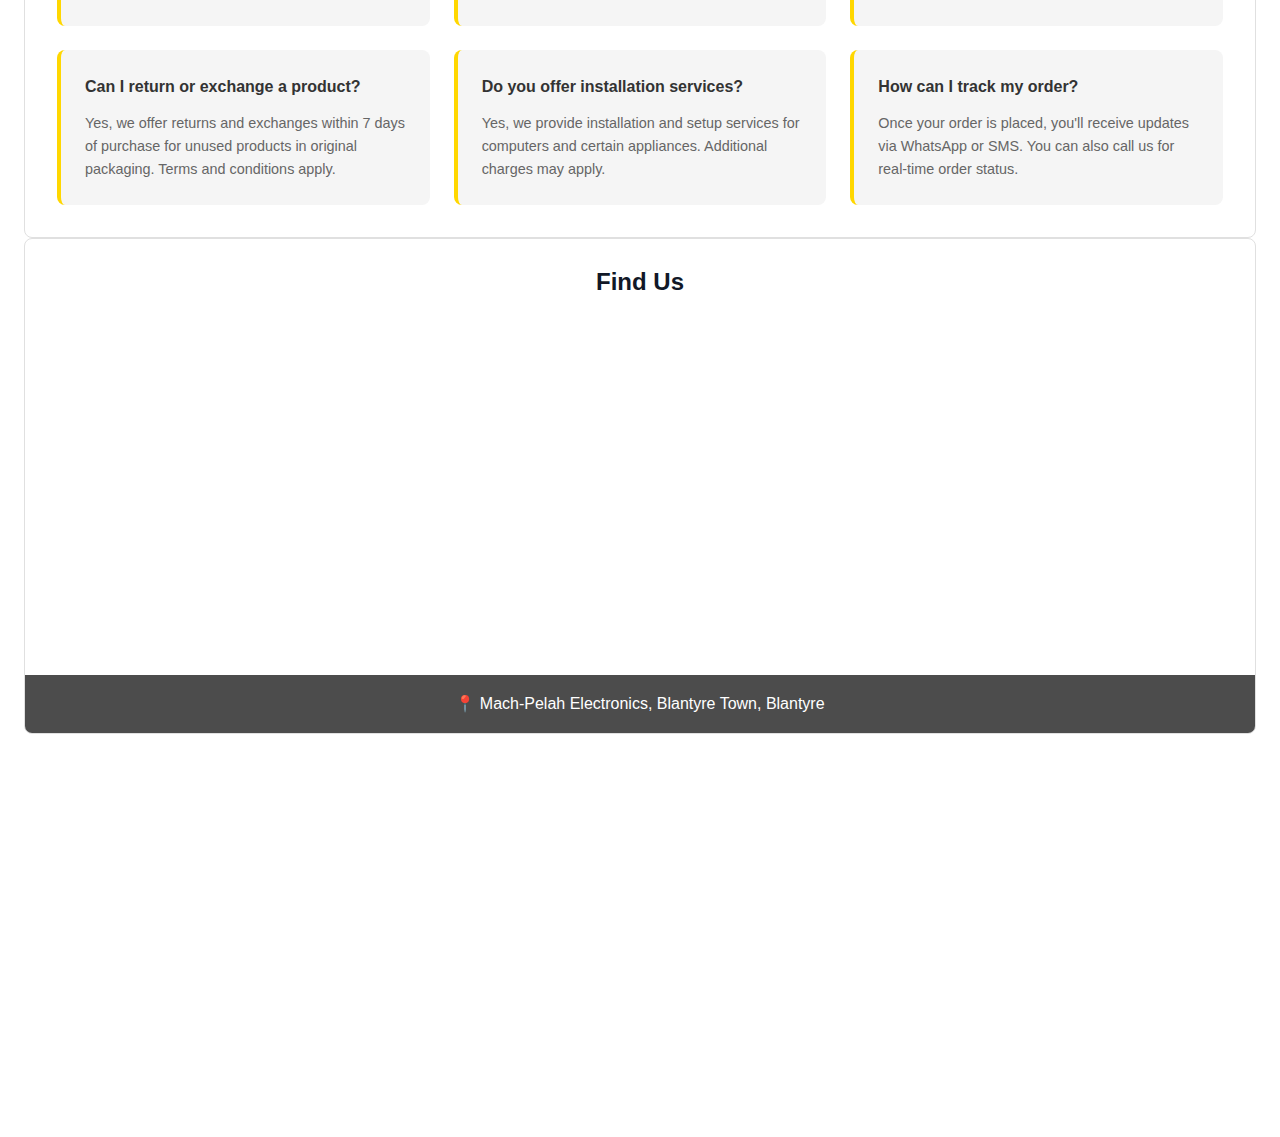
<file: contact.html>
<!DOCTYPE html>
<html lang="en">
<head>
    <meta charset="UTF-8">
    <meta name="viewport" content="width=device-width, initial-scale=1.0">
    <title>Contact Us - Mach-Pelah Electronics</title>
    <link rel="stylesheet" href="css/style.css">
</head>
<body>
    <!-- Announcement Banner -->
    <div id="announcement-banner" class="announcement-banner">
        🎉 New Stock Alert! Check out our latest Smart Watches - Limited Time Offer!
    </div>

    <!-- Navigation -->
    <nav class="navbar">
        <div class="container">
            <div class="nav-brand">
                <img src="images/icons/Machpelahtshirt.png" alt="Machpelah Electronics Logo" onerror="this.src='https://via.placeholder.com/50x50/667eea/ffffff?text=ME'">
            </div>
            <ul class="nav-menu">
                <li><a href="index.html">home</a></li>
                <li><a href="announcements.html">Announcements</a></li>
                <li><a href="contact.html" class="active">Contact</a></li>
                <li><a href="cart.html" class="cart-link">
                    Cart <span id="cart-count" class="cart-badge">0</span>
                </a></li>
                <li><a href="about.html">About</a></li>
            </ul>
        </div>
    </nav>

    <!-- Hero Section -->
    <header class="hero">
        <div class="container">
            <h2>Get in Touch</h2>
            <p>We're here to help! Reach out to us with any questions or concerns</p>
        </div>
    </header>

    <!-- Contact Content -->
    <main class="container">
        <section class="contact-section">
            <div class="contact-content">
                <!-- Contact Form -->
                <div class="contact-form-wrapper">
                    <h2>Send Us a Message</h2>
                    <p style="color: #666; margin-bottom: 1.5rem;">Fill out the form below and we'll get back to you as soon as possible.</p>
                    
                    <form id="contact-form" class="contact-form">
                        <div class="form-group">
                            <label for="name">Full Name *</label>
                            <input type="text" id="name" name="name" required placeholder="Enter your full name">
                        </div>

                        <div class="form-group">
                            <label for="email">Email Address *</label>
                            <input type="email" id="email" name="email" required placeholder="your.email@example.com">
                        </div>

                        <div class="form-group">
                            <label for="phone">Phone Number</label>
                            <input type="tel" id="phone" name="phone" placeholder="+265 XXX XXX XXX">
                        </div>

                        <div class="form-group">
                            <label for="subject">Subject *</label>
                            <input type="text" id="subject" name="subject" required placeholder="What is this regarding?">
                        </div>

                        <div class="form-group">
                            <label for="message">Message *</label>
                            <textarea id="message" name="message" required placeholder="Tell us how we can help you..."></textarea>
                        </div>

                        <button type="submit" class="btn btn-success">Send Message</button>
                    </form>

                    <div id="form-success" class="form-message success-message" style="display: none;">
                        ✓ Thank you! Your message has been sent successfully. We'll get back to you soon.
                    </div>
                </div>

                <!-- Contact Information -->
                <div class="contact-info-wrapper">
                    <h2>Contact Information</h2>
                    <p style="color: #666; margin-bottom: 2rem;">You can also reach us through the following channels:</p>

                    <div class="contact-info">
                        <div class="info-item">
                            <div class="info-icon">📍</div>
                            <div class="info-content">
                                <h3>Visit Our Store</h3>
                                <p>Blantyre, Malawi<br> Nandos, CBD</p>
                            </div>
                        </div>

                        <div class="info-item">
                            <div class="info-icon">📧</div>
                            <div class="info-content">
                                <h3>Email Us</h3>
                                <p><a href="mailto:machpelah@gmail.com">machpelah@gmail.com</a><br>
                                <a href="mailto:support@machpelah.com">support@machpelah.com</a></p>
                            </div>
                        </div>

                        <div class="info-item">
                            <div class="info-icon">📱</div>
                            <div class="info-content">
                                <h3>Call or WhatsApp</h3>
                                <p><a href="tel:+265991765645">+265 991 765 645</a><br>
                                <a href="https://wa.me/265991765645" target="_blank">WhatsApp Business</a></p>
                            </div>
                        </div>

                        <div class="info-item">
                            <div class="info-icon">⏰</div>
                            <div class="info-content">
                                <h3>Business Hours</h3>
                                <p>Monday - Friday: 8:00 AM - 6:00 PM<br>
                                Saturday: 9:00 AM - 5:00 PM<br>
                                Sunday: Closed</p>
                            </div>
                        </div>
                    </div>

                    <!-- Social Links -->
                    <div class="social-section">
                        <h3>Follow Us</h3>
                        <div class="social-links">
                            <a href="#" class="social-link">Facebook</a>
                            <a href="#" class="social-link">Instagram</a>
                            <a href="#" class="social-link">Twitter</a>
                            <a href="#" class="social-link">LinkedIn</a>
                        </div>
                    </div>
                </div>
            </div>

            <!-- FAQ Section -->
            <div class="faq-section">
                <h2 style="text-align: center; margin-bottom: 2rem;">Frequently Asked Questions</h2>
                <div class="faq-grid">
                    <div class="faq-item">
                        <h3>Do you offer delivery services?</h3>
                        <p>Yes! We offer fast and reliable delivery services throughout Blantyre and surrounding areas. Delivery fees vary based on location.</p>
                    </div>
                    <div class="faq-item">
                        <h3>What payment methods do you accept?</h3>
                        <p>We accept cash, mobile money (Airtel Money, TNM Mpamba), bank transfers, and card payments at our physical store.</p>
                    </div>
                    <div class="faq-item">
                        <h3>Do your products come with warranty?</h3>
                        <p>Yes, all our products come with manufacturer warranties. Warranty periods vary by product - please ask our staff for specific details.</p>
                    </div>
                    <div class="faq-item">
                        <h3>Can I return or exchange a product?</h3>
                        <p>Yes, we offer returns and exchanges within 7 days of purchase for unused products in original packaging. Terms and conditions apply.</p>
                    </div>
                    <div class="faq-item">
                        <h3>Do you offer installation services?</h3>
                        <p>Yes, we provide installation and setup services for computers and certain appliances. Additional charges may apply.</p>
                    </div>
                    <div class="faq-item">
                        <h3>How can I track my order?</h3>
                        <p>Once your order is placed, you'll receive updates via WhatsApp or SMS. You can also call us for real-time order status.</p>
                    </div>
                </div>
            </div>

            <!-- Map Section -->
            <div class="map-container">
                
                <h2 style="text-align: center; margin-bottom: 1.5rem; margin-top: 1.5rem;">Find Us</h2>
                <iframe 
                    src="https://www.google.com/maps/embed?pb=!1m18!1m12!1m3!1d15357.225418100667!2d34.98661105098589!3d-15.787792273100562!2m3!1f0!2f0!3f0!3m2!1i1024!2i768!4f13.1!3m3!1m2!1s0x18d845a8131adb6b%3A0x67a9cd5cef325f5b!2sVictoria%20Ave%2C%20Blantyre!5e0!3m2!1sen!2smw!4v1766416390430!5m2!1sen!2smw"
                    width="100%" 
                    height="400" 
                    style="border:0; border-radius: 8px;" 
                    allowfullscreen="" 
                    loading="lazy" 
                    referrerpolicy="no-referrer-when-downgrade">
                </iframe>
                <div class="map-overlay">
                    <p>📍 Mach-Pelah Electronics, Blantyre Town, Blantyre</p>
                </div>
            </div>
        </section>
    </main>

    <!-- Footer -->
    <footer class="footer">
        <div class="container">
            <div class="footer-content">
                <div class="footer-section">
                    <h3>Machpelah Electronics</h3>
                    <p>Your trusted source for quality home appliances</p>
                </div>
                <div class="footer-section">
                    <h3>Quick Links</h3>
                    <ul>
                        <li><a href="index.html">Home</a></li>
                        <li><a href="about.html">About Us</a></li>
                        <li><a href="announcements.html">Announcements</a></li>
                        <li><a href="contact.html">Contact</a></li>
                        <li><a href="admin/index.html">Admin</a></li>
                    </ul>
                </div>
                <div class="footer-section">
                    <h3>Contact Us</h3>
                    <p>Email: machpelah@gmail.com</p>
                    <p>WhatsApp: +265 991765645</p>
                </div>
            </div>
            <p style="text-align: center;">&copy; <span id="current-year"></span> Machpelah Electronics. All rights reserved.</p>
        </div>
    </footer>

    <script src="js/products.js"></script>
    <script src="js/cart.js"></script>
    <script>
        // Handle form submission
        document.getElementById('contact-form').addEventListener('submit', function(e) {
            e.preventDefault();
            
            // Get form data
            const formData = {
                name: document.getElementById('name').value,
                email: document.getElementById('email').value,
                phone: document.getElementById('phone').value,
                subject: document.getElementById('subject').value,
                message: document.getElementById('message').value,
                timestamp: new Date().toISOString()
            };

            // Save to localStorage (in real app, send to server)
            const messages = JSON.parse(localStorage.getItem('contactMessages')) || [];
            messages.push(formData);
            localStorage.setItem('contactMessages', JSON.stringify(messages));

            // Show success message
            document.getElementById('contact-form').style.display = 'none';
            document.getElementById('form-success').style.display = 'block';

            // Reset form after 3 seconds
            setTimeout(() => {
                document.getElementById('contact-form').reset();
                document.getElementById('contact-form').style.display = 'block';
                document.getElementById('form-success').style.display = 'none';
            }, 3000);
        });
        document.getElementById('current-year').textContent = new Date().getFullYear();
    </script>
</body>
</html>
</file>
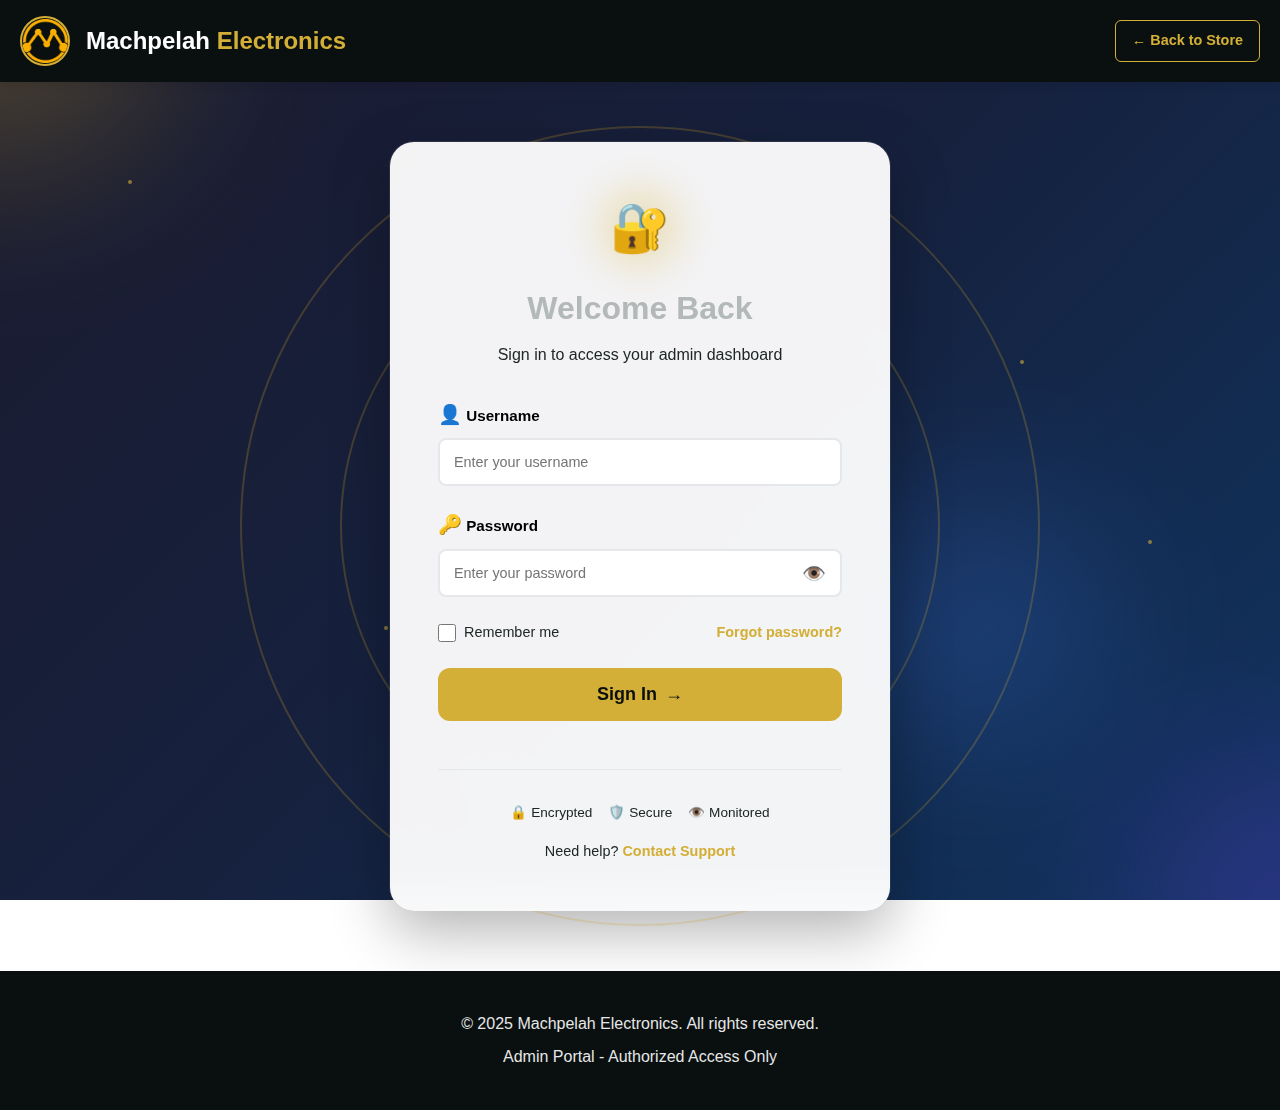
<file: admin/login.html>
<!DOCTYPE html>
<html lang="en">
<head>
    <meta charset="UTF-8">
    <meta name="viewport" content="width=device-width, initial-scale=1.0">
    <title>Admin Login - Machpelah Electronics</title>
    <link rel="stylesheet" href="../css/admin.css">

</head>
<body class="login-page">
    <!-- Animated Background -->
    <div class="animated-bg">
        <div class="gradient-orb orb-1"></div>
        <div class="gradient-orb orb-2"></div>
        <div class="gradient-orb orb-3"></div>
        <div class="floating-particle particle-1"></div>
        <div class="floating-particle particle-2"></div>
        <div class="floating-particle particle-3"></div>
        <div class="floating-particle particle-4"></div>
        <div class="floating-particle particle-5"></div>
    </div>

    <!-- Top Navigation -->
    <nav class="top-nav">
        <div class="container">
            <div class="logo-section">
                <img src="../images/icons/Logoicon.png" alt="Machpelah Electronics" class="logo-img" onerror="this.src='https://via.placeholder.com/50x50/fbbf24/0f1111?text=ME'">
                <div class="brand-name">Machpelah <span>Electronics</span></div>
            </div>
            <a href="../index.html" class="back-nav">← Back to Store</a>
        </div>
    </nav>

    <!-- Login Section -->
    <section class="login-section">
        <div class="login-glass-container">
            <div class="login-header">
                <div class="login-icon-wrapper">
                    <div class="icon-glow"></div>
                    <div class="login-icon">🔐</div>
                </div>
                <h1>Welcome Back</h1>
                <p class="login-subtitle">Sign in to access your admin dashboard</p>
            </div>

            <form id="loginForm" class="login-form">
                <div class="form-group">
                    <label for="username">
                        <span class="label-icon">👤</span>
                        Username
                    </label>
                    <div class="input-wrapper">
                        <input 
                            type="text" 
                            id="username" 
                            name="username" 
                            placeholder="Enter your username"
                            required
                        >
                        <div class="input-border"></div>
                    </div>
                </div>

                <div class="form-group">
                    <label for="password">
                        <span class="label-icon">🔑</span>
                        Password
                    </label>
                    <div class="input-wrapper">
                        <input 
                            type="password" 
                            id="password" 
                            name="password" 
                            placeholder="Enter your password"
                            required
                        >
                        <button type="button" class="toggle-password" id="togglePassword">
                            <span id="eyeIcon">👁️</span>
                        </button>
                        <div class="input-border"></div>
                    </div>
                </div>

                <div class="form-options">
                    <label class="remember-me">
                        <input type="checkbox" id="rememberMe">
                        <span>Remember me</span>
                    </label>
                    <a href="#" class="forgot-password">Forgot password?</a>
                </div>

                <button type="submit" class="login-submit-btn">
                    <span class="btn-content">
                        <span id="btnText">Sign In</span>
                        <span class="btn-arrow">→</span>
                    </span>
                    <span id="btnLoader" class="btn-loader" style="display: none;">
                        <span class="spinner"></span>
                    </span>
                    <div class="btn-glow"></div>
                </button>

                <div id="errorMessage" class="error-message" style="display: none;"></div>
            </form>

            <div class="login-footer">
                <div class="security-badges-inline">
                    <span class="badge-item">🔒 Encrypted</span>
                    <span class="badge-item">🛡️ Secure</span>
                    <span class="badge-item">👁️ Monitored</span>
                </div>
                <p class="help-text">Need help? <a href="../contact.html">Contact Support</a></p>
            </div>
        </div>

        <!-- Decorative Elements -->
        <div class="decorative-ring ring-1"></div>
        <div class="decorative-ring ring-2"></div>
    </section>

    <!-- Footer -->
    <footer class="footer">
        <div class="container">
            <p>&copy; 2025 Machpelah Electronics. All rights reserved.</p>
            <p>Admin Portal - Authorized Access Only</p>
        </div>
    </footer>

    <script src="../js/admin.js"></script>
</body>
</html>
</file>
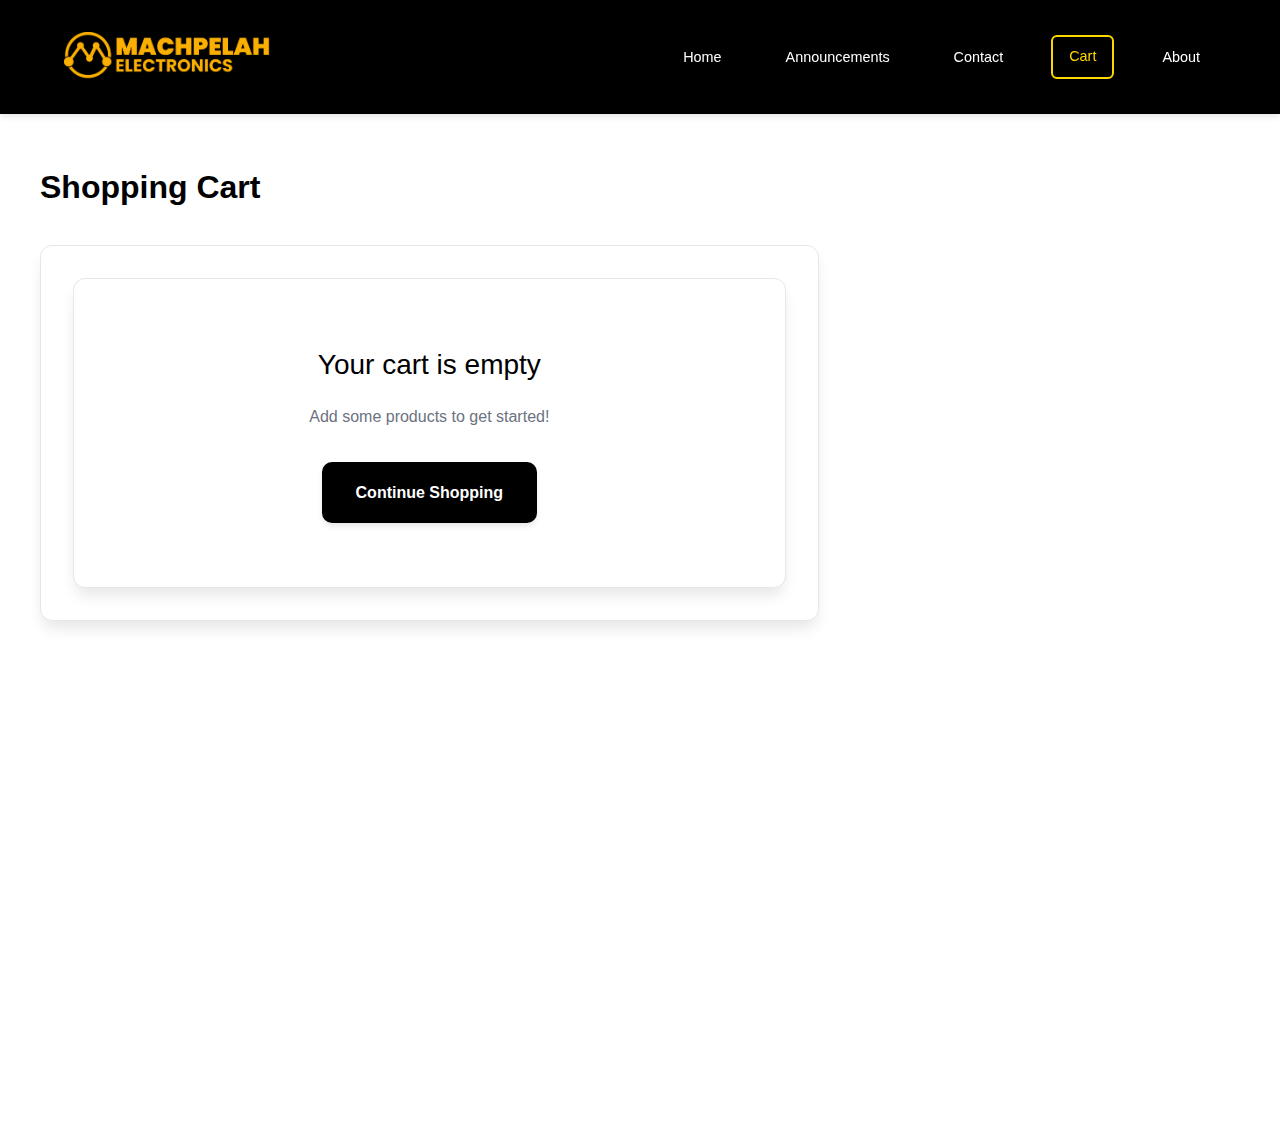
<file: electronics-store/cart.html>
<!DOCTYPE html>
<html lang="en">
<head>
    <meta charset="UTF-8">
    <meta name="viewport" content="width=device-width, initial-scale=1.0">
    <title>Shopping Cart - Machpelah Electronics</title>
    <link rel="stylesheet" href="css/style.css">
    <style>
    :root {
    --gold: #FFD700;
    --black: #000000;
    --white: #FFFFFF;
    --blue: #1e40af;
    --blue-hover: #1e3a8a;
    --border: #e5e7eb;
    --text-primary: #111827;
    --text-secondary: #6b7280;
    --shadow-sm: 0 1px 2px 0 rgba(0, 0, 0, 0.05);
    --shadow-md: 0 4px 6px -1px rgba(0, 0, 0, 0.1);
    --shadow-lg: 0 10px 15px -3px rgba(0, 0, 0, 0.1);
    }

    * {
    margin: 0;
    padding: 0;
    box-sizing: border-box;
    }

    body {
    font-family: -apple-system, BlinkMacSystemFont, 'Segoe UI', Roboto, Oxygen, Ubuntu, Cantarell, sans-serif;
    background: var(--white);
    color: var(--text-primary);
    line-height: 1.6;
    }

    .container {
    max-width: 1200px;
    margin: 0 auto;
    padding: 0 1.5rem;
    }

    /* Navigation - NO ANIMATIONS */
    .navbar {
    background: var(--black);
    padding: 1rem 0;
    box-shadow: var(--shadow-md);
    position: sticky;
    top: 0;
    z-index: 100;
    }

    .navbar .container {
    display: flex;
    justify-content: space-between;
    align-items: center;
    }

    .nav-brand img {
    height: 50px;
    }

    .nav-menu {
    display: flex;
    list-style: none;
    gap: 2rem;
    align-items: center;
    }

    .nav-menu a {
    color: var(--white);
    text-decoration: none;
    font-weight: 500;
    padding: 0.5rem 1rem;
    border-radius: 6px;
    position: relative;
    }

    .nav-menu a:hover {
    color: var(--blue);
    }

    .nav-menu a.active {
    color: var(--gold);
    background: transparent;
    }

    .cart-badge {
    background: var(--gold);
    color: var(--black);
    padding: 0.125rem 0.5rem;
    border-radius: 12px;
    font-size: 0.75rem;
    font-weight: 700;
    margin-left: 0.25rem;
    }

    /* Cart Container */
    .cart-container {
    padding: 3rem 0;
    animation: fadeIn 0.5s ease-out;
    }

    @keyframes fadeIn {
    from {
    opacity: 0;
    transform: translateY(20px);
    }
    to {
    opacity: 1;
    transform: translateY(0);
    }
    }

    .cart-container h1 {
    margin-bottom: 2rem;
    color: var(--black);
    font-size: 2rem;
    }

    .cart-grid {
    display: grid;
    grid-template-columns: 2fr 1fr;
    gap: 2rem;
    }

    /* Cart Items */
    .cart-items {
    background: var(--white);
    border-radius: 12px;
    padding: 2rem;
    box-shadow: var(--shadow-lg);
    border: 1px solid var(--border);
    animation: slideInLeft 0.5s ease-out;
    }

    @keyframes slideInLeft {
    from {
    opacity: 0;
    transform: translateX(-30px);
    }
    to {
    opacity: 1;
    transform: translateX(0);
    }
    }

    .cart-item {
    display: flex;
    gap: 1.5rem;
    padding: 1.5rem 0;
    border-bottom: 1px solid var(--border);
    transition: all 0.3s ease;
    }

    .cart-item:hover {
    background: #f9fafb;
    padding-left: 1rem;
    border-radius: 8px;
    }

    .cart-item:last-child {
    border-bottom: none;
    }

    .cart-item-image {
    width: 120px;
    height: 120px;
    object-fit: cover;
    border-radius: 8px;
    border: 1px solid var(--border);
    box-shadow: var(--shadow-sm);
    transition: transform 0.3s ease;
    }

    .cart-item:hover .cart-item-image {
    transform: scale(1.05);
    }

    .cart-item-details {
    flex: 1;
    }

    .cart-item-name {
    font-size: 1.1rem;
    margin-bottom: 0.5rem;
    color: var(--black);
    font-weight: 600;
    transition: color 0.3s ease;
    }

    .cart-item:hover .cart-item-name {
    color: var(--blue);
    }

    .cart-item-price {
    color: var(--black);
    font-weight: 700;
    font-size: 1.3rem;
    }

    .cart-item-actions {
    display: flex;
    gap: 1rem;
    align-items: center;
    margin-top: 1rem;
    }

    .quantity-control {
    display: flex;
    align-items: center;
    gap: 0;
    border: 2px solid var(--border);
    border-radius: 8px;
    overflow: hidden;
    background: var(--white);
    box-shadow: var(--shadow-sm);
    transition: all 0.3s ease;
    }

    .quantity-control:hover {
    border-color: var(--blue);
    box-shadow: var(--shadow-md);
    }

    .quantity-btn {
    width: 40px;
    height: 40px;
    border: none;
    background: var(--white);
    cursor: pointer;
    font-weight: 600;
    font-size: 1.2rem;
    color: var(--black);
    transition: all 0.3s ease;
    }

    .quantity-btn:hover {
    background: var(--blue);
    color: var(--white);
    }

    .quantity-btn:active {
    transform: scale(0.95);
    }

    .quantity-control span {
    min-width: 45px;
    text-align: center;
    font-weight: 600;
    background: var(--white);
    color: var(--black);
    }

    .remove-btn {
    padding: 0.5rem 1.25rem;
    background: transparent;
    color: var(--text-secondary);
    border: 2px solid var(--border);
    border-radius: 8px;
    cursor: pointer;
    font-size: 0.9rem;
    font-weight: 600;
    transition: all 0.3s ease;
    box-shadow: var(--shadow-sm);
    }

    .remove-btn:hover {
    background: var(--blue);
    color: var(--white);
    border-color: var(--blue);
    transform: translateY(-2px);
    box-shadow: var(--shadow-md);
    }

    /* Cart Summary */
    .cart-summary {
    background: var(--white);
    border-radius: 12px;
    padding: 2rem;
    border: 1px solid var(--border);
    box-shadow: var(--shadow-lg);
    height: fit-content;
    position: sticky;
    top: 100px;
    animation: slideInRight 0.5s ease-out;
    }

    @keyframes slideInRight {
    from {
    opacity: 0;
    transform: translateX(30px);
    }
    to {
    opacity: 1;
    transform: translateX(0);
    }
    }

    .cart-summary h2 {
    margin-bottom: 1.5rem;
    color: var(--black);
    font-size: 1.5rem;
    }

    .summary-row {
    display: flex;
    justify-content: space-between;
    padding: 0.75rem 0;
    font-size: 1rem;
    color: var(--text-secondary);
    }

    .summary-total {
    font-size: 1.5rem;
    font-weight: 700;
    border-top: 2px solid var(--gold);
    padding-top: 1rem;
    margin-top: 1rem;
    color: var(--black);
    }

    .checkout-actions {
    margin-top: 2rem;
    display: flex;
    flex-direction: column;
    gap: 1rem;
    }

    .btn {
    padding: 1rem;
    border: none;
    border-radius: 10px;
    font-size: 1rem;
    font-weight: 600;
    cursor: pointer;
    transition: all 0.3s ease;
    text-align: center;
    text-decoration: none;
    display: flex;
    align-items: center;
    justify-content: center;
    gap: 0.75rem;
    box-shadow: var(--shadow-md);
    position: relative;
    overflow: hidden;
    }

    .btn::before {
    content: '';
    position: absolute;
    top: 50%;
    left: 50%;
    width: 0;
    height: 0;
    border-radius: 50%;
    background: rgba(255, 255, 255, 0.3);
    transform: translate(-50%, -50%);
    transition: width 0.6s, height 0.6s;
    }

    .btn:hover::before {
    width: 300px;
    height: 300px;
    }

    .btn span {
    position: relative;
    z-index: 1;
    }

    .btn-primary {
    background: var(--black);
    color: var(--white);
    border: 2px solid var(--black);
    }

    .btn-primary:hover {
    background: var(--blue);
    border-color: var(--blue);
    transform: translateY(-3px);
    box-shadow: 0 12px 20px -5px rgba(30, 64, 175, 0.4);
    }

    .btn-success {
    background: var(--gold);
    color: var(--black);
    border: 2px solid var(--gold);
    }

    .btn-success:hover {
    background: var(--blue);
    color: var(--white);
    border-color: var(--blue);
    transform: translateY(-3px);
    box-shadow: 0 12px 20px -5px rgba(30, 64, 175, 0.4);
    }

    .btn-secondary {
    background: transparent;
    color: var(--black);
    border: 2px solid var(--border);
    }

    .btn-secondary:hover {
    background: #dc2626;
    color: var(--white);
    border-color: #dc2626;
    transform: translateY(-3px);
    box-shadow: 0 12px 20px -5px rgba(220, 38, 38, 0.4);
    }

    .btn:active {
    transform: translateY(-1px);
    }

    .btn-icon {
    width: 20px;
    height: 20px;
    }

    .order-note {
    margin-top: 2rem;
    padding: 1.25rem;
    background: #f9fafb;
    border-radius: 10px;
    font-size: 0.9rem;
    border-left: 4px solid var(--gold);
    box-shadow: var(--shadow-sm);
    }

    .order-note strong {
    color: var(--black);
    }

    /* Empty Cart */
    .empty-cart {
    text-align: center;
    padding: 4rem 2rem;
    background: var(--white);
    border-radius: 12px;
    border: 1px solid var(--border);
    box-shadow: var(--shadow-lg);
    animation: fadeIn 0.5s ease-out;
    }

    .empty-cart h2 {
    color: var(--black);
    margin-bottom: 1rem;
    font-size: 1.75rem;
    }

    .empty-cart p {
    color: var(--text-secondary);
    margin-bottom: 2rem;
    font-size: 1rem;
    }

    .empty-cart .btn {
    display: inline-flex;
    width: auto;
    padding: 1rem 2rem;
    }

    /* Footer */
    .footer {
    background: var(--black);
    color: var(--white);
    padding: 3rem 0 1.5rem;
    margin-top: 4rem;
    box-shadow: 0 -4px 6px -1px rgba(0, 0, 0, 0.1);
    }

    .footer-content {
    display: grid;
    grid-template-columns: repeat(auto-fit, minmax(250px, 1fr));
    gap: 2rem;
    margin-bottom: 2rem;
    }

    .footer-section h3 {
    margin-bottom: 1rem;
    color: var(--gold);
    font-size: 1.1rem;
    font-weight: 700;
    }

    .footer-section p {
    color: #d1d5db;
    font-size: 0.9rem;
    line-height: 1.8;
    }

    .footer-section ul {
    list-style: none;
    }

    .footer-section ul li {
    margin-bottom: 0.625rem;
    }

    .footer-section a {
    color: #d1d5db;
    text-decoration: none;
    transition: all 0.3s ease;
    font-size: 0.9rem;
    display: inline-block;
    }

    .footer-section a:hover {
    color: var(--gold);
    padding-left: 5px;
    }

    .contact-item {
    display: flex;
    align-items: center;
    gap: 0.75rem;
    margin-bottom: 0.75rem;
    transition: all 0.3s ease;
    }

    .contact-item:hover {
    transform: translateX(5px);
    }

    .contact-icon {
    width: 20px;
    height: 20px;
    fill: var(--gold);
    flex-shrink: 0;
    }

    .contact-item a {
    color: #d1d5db;
    text-decoration: none;
    transition: color 0.3s ease;
    padding-left: 0;
    }

    .contact-item:hover a {
    color: var(--gold);
    }

    .footer-bottom {
    text-align: center;
    padding-top: 2rem;
    border-top: 1px solid #374151;
    color: #9ca3af;
    font-size: 0.9rem;
    }

    /* Responsive */
    @media (max-width: 1024px) {
    .cart-grid {
    grid-template-columns: 1fr;
    }

    .cart-summary {
    position: static;
    }
    }

    @media (max-width: 768px) {
    .container {
    padding: 0 1rem;
    }

    .navbar {
    padding: 0.75rem 0;
    }

    .nav-brand img {
    height: 40px;
    }

    .nav-menu {
    gap: 0.75rem;
    font-size: 0.8rem;
    flex-wrap: wrap;
    justify-content: center;
    }

    .nav-menu a {
    padding: 0.4rem 0.75rem;
    }

    .cart-container {
    padding: 2rem 0;
    }

    .cart-container h1 {
    font-size: 1.5rem;
    margin-bottom: 1.5rem;
    }

    .cart-items {
    padding: 1.5rem;
    }

    .cart-item {
    flex-direction: column;
    padding: 1rem 0;
    }

    .cart-item:hover {
    padding-left: 0;
    }

    .cart-item-image {
    width: 100%;
    height: 200px;
    }

    .cart-item-name {
    font-size: 1rem;
    }

    .cart-item-price {
    font-size: 1.1rem;
    }

    .cart-item-actions {
    flex-direction: column;
    align-items: stretch;
    gap: 0.75rem;
    }

    .quantity-control {
    justify-content: center;
    }

    .remove-btn {
    width: 100%;
    text-align: center;
    }

    .cart-summary {
    padding: 1.5rem;
    }

    .cart-summary h2 {
    font-size: 1.25rem;
    }

    .summary-row {
    font-size: 0.9rem;
    }

    .summary-total {
    font-size: 1.25rem;
    }

    .btn {
    padding: 0.875rem;
    font-size: 0.9rem;
    }

    .order-note {
    font-size: 0.85rem;
    padding: 1rem;
    }

    .empty-cart {
    padding: 2.5rem 1.5rem;
    }

    .empty-cart h2 {
    font-size: 1.5rem;
    }

    .footer {
    padding: 2rem 0 1rem;
    margin-top: 3rem;
    }

    .footer-content {
    grid-template-columns: 1fr;
    gap: 1.5rem;
    }

    .footer-section {
    text-align: center;
    }

    .contact-item {
    justify-content: center;
    }

    .contact-item:hover {
    transform: translateX(0);
    }
    }

    @media (max-width: 480px) {
    .navbar .container {
    flex-direction: column;
    gap: 1rem;
    }

    .nav-menu {
    width: 100%;
    justify-content: space-around;
    gap: 0.5rem;
    }

    .nav-menu a {
    font-size: 0.75rem;
    padding: 0.35rem 0.5rem;
    }

    .cart-badge {
    font-size: 0.65rem;
    padding: 0.1rem 0.4rem;
    }

    .cart-container h1 {
    font-size: 1.25rem;
    }

    .cart-items {
    padding: 1rem;
    }

    .cart-item-image {
    height: 150px;
    }

    .quantity-btn {
    width: 35px;
    height: 35px;
    font-size: 1rem;
    }

    .quantity-control span {
    min-width: 40px;
    }

    .btn {
    font-size: 0.85rem;
    padding: 0.75rem;
    }

    .btn-icon {
    width: 16px;
    height: 16px;
    }

    .cart-summary {
    padding: 1.25rem;
    }
    }

    @media (max-width: 360px) {
    .nav-menu {
    font-size: 0.7rem;
    }

    .nav-menu a {
    padding: 0.3rem 0.4rem;
    }

    .cart-container h1 {
    font-size: 1.1rem;
    }

    .cart-item-name {
    font-size: 0.95rem;
    }

    .btn {
    font-size: 0.8rem;
    gap: 0.5rem;
    }
    }
    </style>
</head>
<body>
    <!-- Navigation -->
    <nav class="navbar">
        <div class="container">
            <div class="nav-brand">
                <img src="images/icons/Machpelahtshirt.png" alt="Machpelah Electronics Logo" onerror="this.src='https://via.placeholder.com/50x50/FFD700/000000?text=ME'">
            </div>
            <ul class="nav-menu">
                <li><a href="index.html">Home</a></li>
                <li><a href="announcements.html">Announcements</a></li>
                <li><a href="contact.html">Contact</a></li>
                <li><a href="cart.html" class="active cart-link">
                    Cart <span id="cart-count" class="cart-badge">0</span>
                </a></li>
                <li><a href="about.html">About</a></li>
            </ul>
        </div>
    </nav>
    
    <!-- Cart Content -->
    <main class="container cart-container">
        <h1>Shopping Cart</h1>
        
        <div class="cart-grid">
            <div class="cart-items" id="cart-items">
                <!-- Cart items will be loaded here -->
            </div>

            <div class="cart-summary" id="cart-summary">
                <h2>Order Summary</h2>
                <div class="summary-row">
                    <span>Subtotal:</span>
                    <span id="cart-total">MWK 0</span>
                </div>
                <div class="summary-row summary-total">
                    <span>Total:</span>
                    <span id="cart-total-final">MWK 0</span>
                </div>

                <div class="checkout-actions">
                    <button class="btn btn-primary" onclick="cart.sendToEmail()">
                        <svg class="btn-icon" fill="currentColor" viewBox="0 0 20 20">
                            <path d="M2.003 5.884L10 9.882l7.997-3.998A2 2 0 0016 4H4a2 2 0 00-1.997 1.884z"/>
                            <path d="M18 8.118l-8 4-8-4V14a2 2 0 002 2h12a2 2 0 002-2V8.118z"/>
                        </svg>
                        <span>Send Order via Email</span>
                    </button>
                    <button class="btn btn-success" onclick="cart.sendToWhatsApp()">
                        <svg class="btn-icon" fill="currentColor" viewBox="0 0 24 24">
                            <path d="M17.472 14.382c-.297-.149-1.758-.867-2.03-.967-.273-.099-.471-.148-.67.15-.197.297-.767.966-.94 1.164-.173.199-.347.223-.644.075-.297-.15-1.255-.463-2.39-1.475-.883-.788-1.48-1.761-1.653-2.059-.173-.297-.018-.458.13-.606.134-.133.298-.347.446-.52.149-.174.198-.298.298-.497.099-.198.05-.371-.025-.52-.075-.149-.669-1.612-.916-2.207-.242-.579-.487-.5-.669-.51-.173-.008-.371-.01-.57-.01-.198 0-.52.074-.792.372-.272.297-1.04 1.016-1.04 2.479 0 1.462 1.065 2.875 1.213 3.074.149.198 2.096 3.2 5.077 4.487.709.306 1.262.489 1.694.625.712.227 1.36.195 1.871.118.571-.085 1.758-.719 2.006-1.413.248-.694.248-1.289.173-1.413-.074-.124-.272-.198-.57-.347m-5.421 7.403h-.004a9.87 9.87 0 01-5.031-1.378l-.361-.214-3.741.982.998-3.648-.235-.374a9.86 9.86 0 01-1.51-5.26c.001-5.45 4.436-9.884 9.888-9.884 2.64 0 5.122 1.03 6.988 2.898a9.825 9.825 0 012.893 6.994c-.003 5.45-4.437 9.884-9.885 9.884m8.413-18.297A11.815 11.815 0 0012.05 0C5.495 0 .16 5.335.157 11.892c0 2.096.547 4.142 1.588 5.945L.057 24l6.305-1.654a11.882 11.882 0 005.683 1.448h.005c6.554 0 11.89-5.335 11.893-11.893a11.821 11.821 0 00-3.48-8.413Z"/>
                        </svg>
                        <span>Send Order via WhatsApp</span>
                    </button>
                    <button class="btn btn-secondary" onclick="cart.clearCart()">
                        <svg class="btn-icon" fill="currentColor" viewBox="0 0 20 20">
                            <path fill-rule="evenodd" d="M9 2a1 1 0 00-.894.553L7.382 4H4a1 1 0 000 2v10a2 2 0 002 2h8a2 2 0 002-2V6a1 1 0 100-2h-3.382l-.724-1.447A1 1 0 0011 2H9zM7 8a1 1 0 012 0v6a1 1 0 11-2 0V8zm5-1a1 1 0 00-1 1v6a1 1 0 102 0V8a1 1 0 00-1-1z" clip-rule="evenodd"/>
                        </svg>
                        <span>Clear Cart</span>
                    </button>
                </div>

                <div class="order-note">
                    <p><strong>Note:</strong> Clicking "Send Order" will open your email or WhatsApp app with the order details. We will contact you to confirm your order and arrange delivery.</p>
                </div>
            </div>
        </div>
    </main>

    <!-- Footer -->
    <footer class="footer">
        <div class="container">
            <div class="footer-content">
                <div class="footer-section">
                    <h3>Machpelah Electronics</h3>
                    <p>Your trusted source for quality home appliances</p>
                </div>
                <div class="footer-section">
                    <h3>Quick Links</h3>
                    <ul>
                        <li><a href="index.html">Home</a></li>
                        <li><a href="about.html">About Us</a></li>
                        <li><a href="announcements.html">Announcements</a></li>
                        <li><a href="contact.html">Contact</a></li>
                        <li><a href="admin/index.html">Admin</a></li>
                    </ul>
                </div>
                <div class="footer-section">
                    <h3>Contact Us</h3>
                    <div class="contact-item">
                        <svg class="contact-icon" viewBox="0 0 20 20">
                            <path d="M2.003 5.884L10 9.882l7.997-3.998A2 2 0 0016 4H4a2 2 0 00-1.997 1.884z"/>
                            <path d="M18 8.118l-8 4-8-4V14a2 2 0 002 2h12a2 2 0 002-2V8.118z"/>
                        </svg>
                        <a href="mailto:machpelah@gmail.com">machpelah@gmail.com</a>
                    </div>
                    <div class="contact-item">
                        <svg class="contact-icon" viewBox="0 0 20 20">
                            <path d="M2 3a1 1 0 011-1h2.153a1 1 0 01.986.836l.74 4.435a1 1 0 01-.54 1.06l-1.548.773a11.037 11.037 0 006.105 6.105l.774-1.548a1 1 0 011.059-.54l4.435.74a1 1 0 01.836.986V17a1 1 0 01-1 1h-2C7.82 18 2 12.18 2 5V3z"/>
                        </svg>
                        <a href="https://wa.me/265991765645" target="_blank">+265 991 765 645</a>
                    </div>
                </div>
            </div>
            <p class="footer-bottom">&copy; <span id="current-year"></span> Machpelah Electronics. All rights reserved.</p>
        </div>
    </footer>

    <script src="js/products.js"></script>
    <script src="js/cart.js"></script>
    <script>
        // Set current year dynamically
        document.getElementById('current-year').textContent = new Date().getFullYear();

        // Update both total displays when page loads
        document.addEventListener('DOMContentLoaded', function() {
            updateTotals();
        });

        // Update both total displays
        function updateTotals() {
            if (typeof cart !== 'undefined' && typeof productManager !== 'undefined') {
                const total = productManager.formatPrice(cart.getTotal());
                const totalEl = document.getElementById('cart-total');
                const totalFinalEl = document.getElementById('cart-total-final');
                if (totalEl) totalEl.textContent = total;
                if (totalFinalEl) totalFinalEl.textContent = total;
            }
        }

        // Override displayCart to update totals and apply our styling
        if (typeof cart !== 'undefined') {
            const originalDisplayCart = cart.displayCart.bind(cart);
            cart.displayCart = function() {
                originalDisplayCart();
                updateTotals();
                
                // Ensure cart summary is visible when there are items
                const cartSummary = document.getElementById('cart-summary');
                if (cartSummary && this.items.length > 0) {
                    cartSummary.style.display = 'block';
                }
            };
        }
    </script>
</body>
</html>
</file>
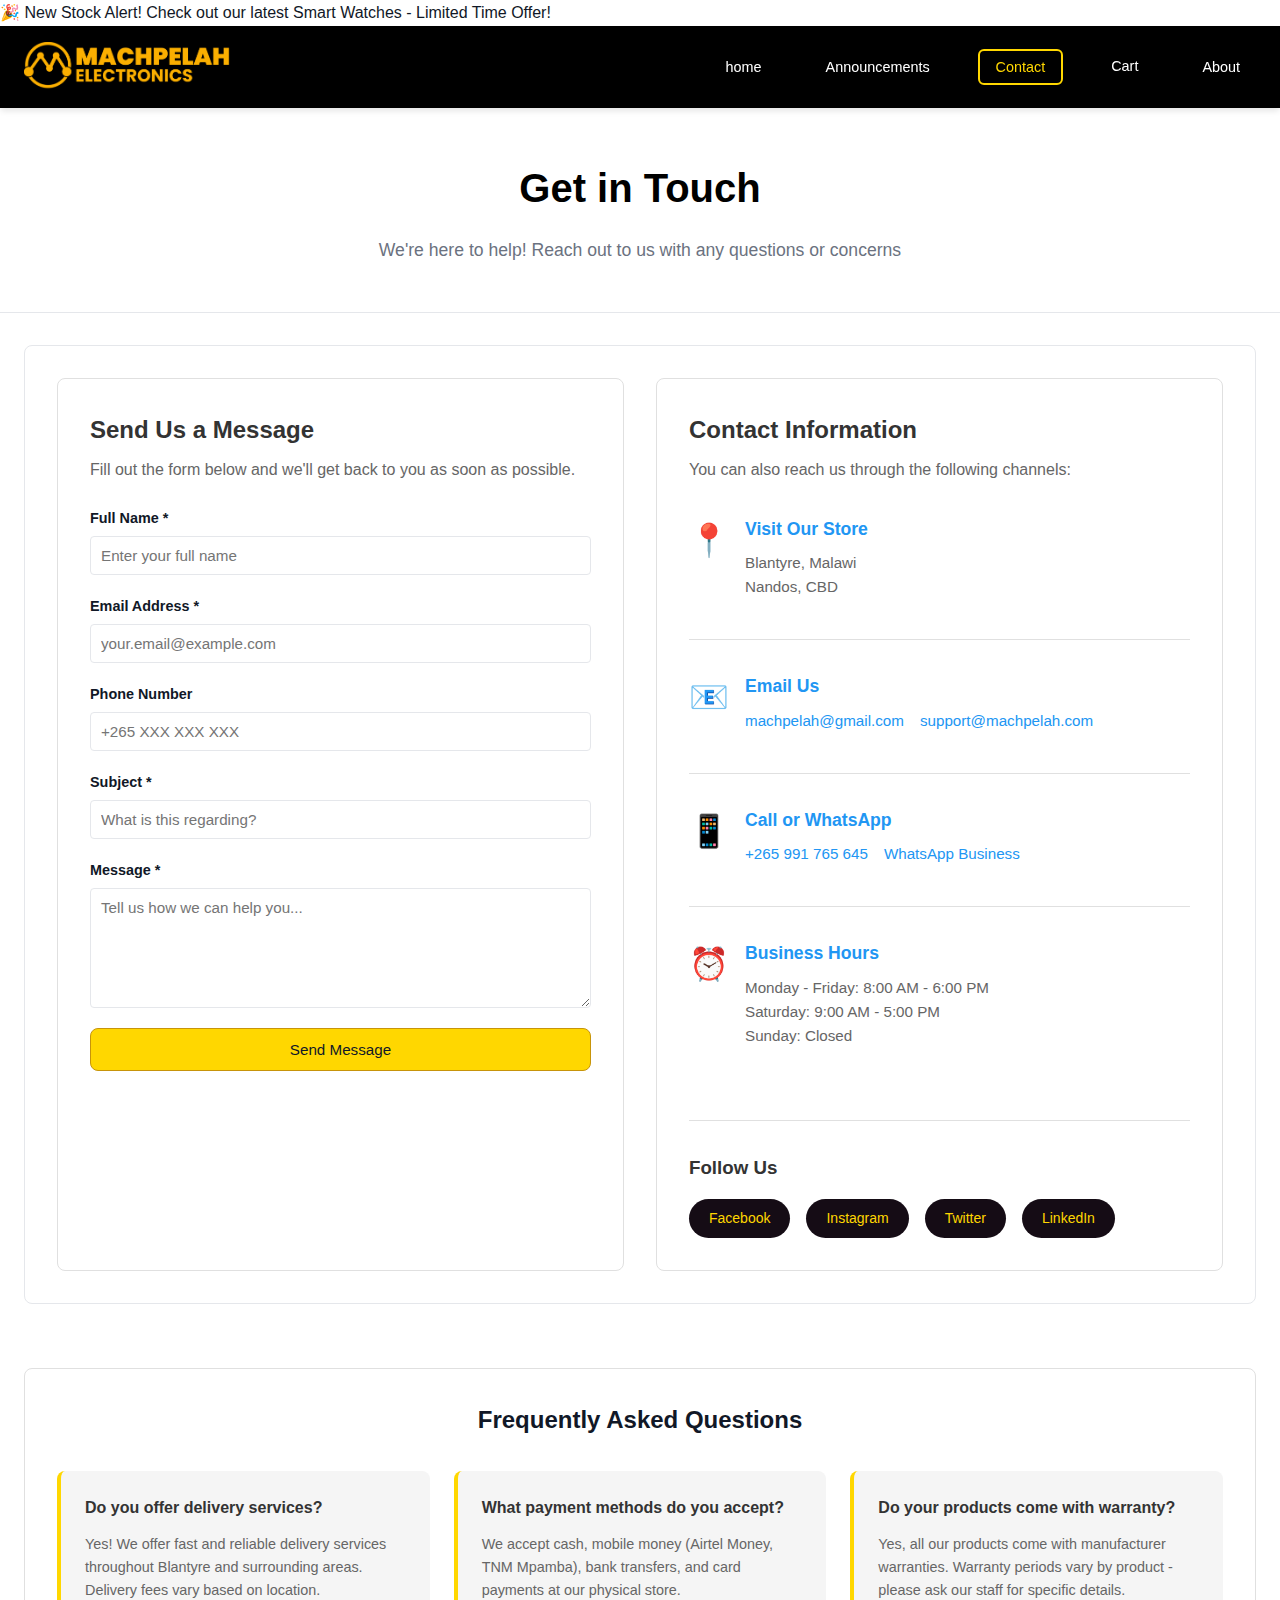
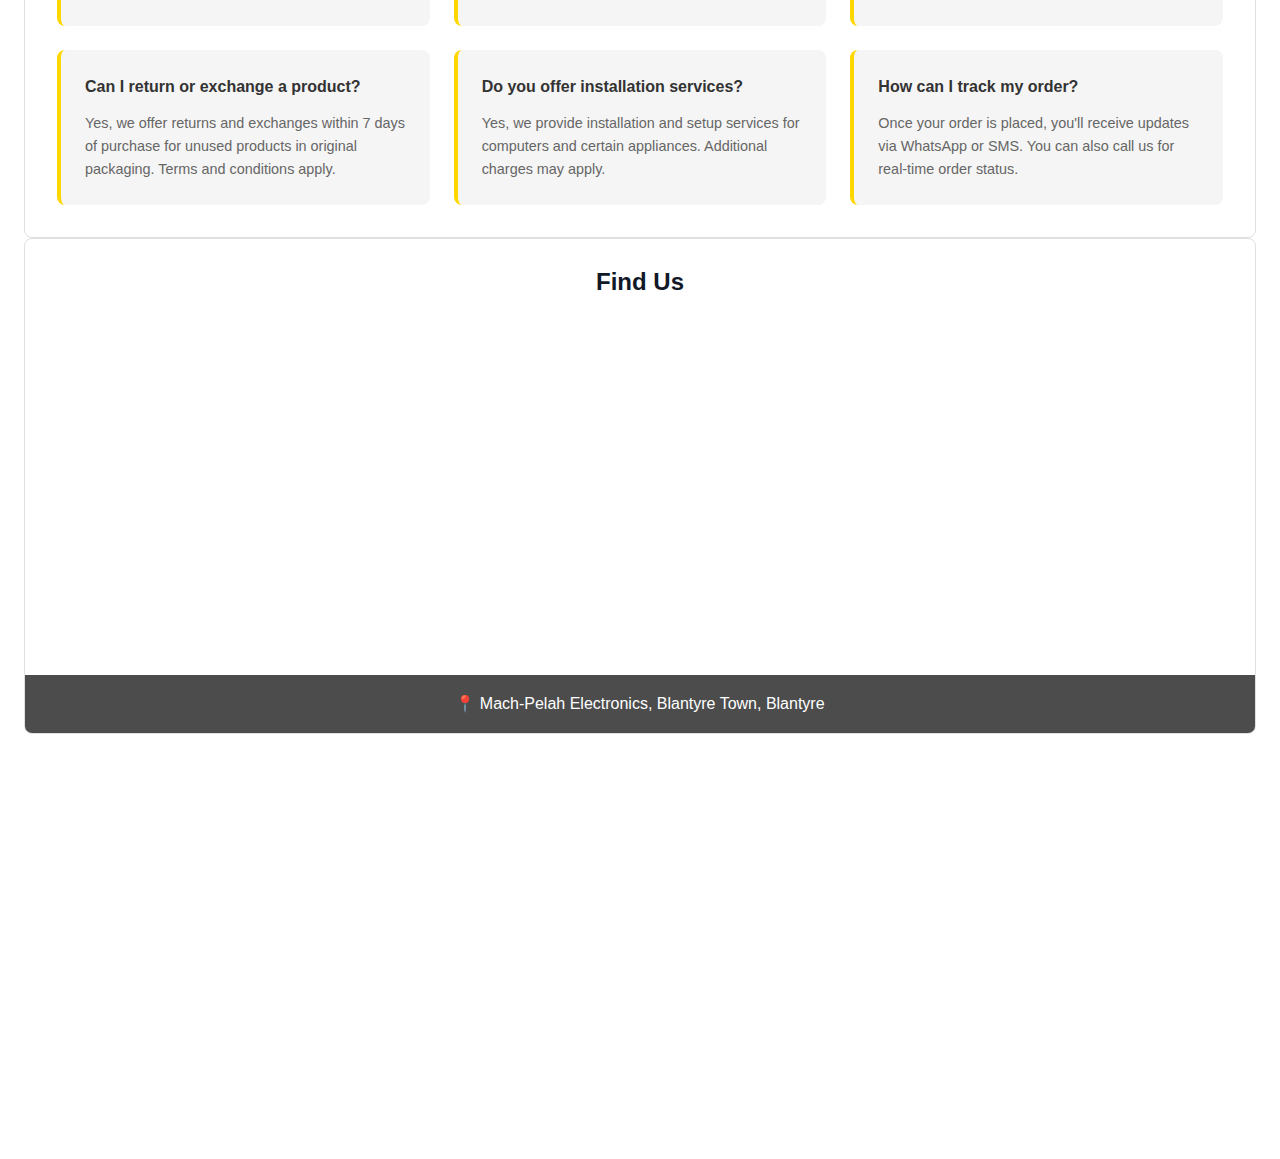
<file: electronics-store/contact.html>
<!DOCTYPE html>
<html lang="en">
<head>
    <meta charset="UTF-8">
    <meta name="viewport" content="width=device-width, initial-scale=1.0">
    <title>Contact Us - Mach-Pelah Electronics</title>
    <link rel="stylesheet" href="css/style.css">
</head>
<body>
    <!-- Announcement Banner -->
    <div id="announcement-banner" class="announcement-banner">
        🎉 New Stock Alert! Check out our latest Smart Watches - Limited Time Offer!
    </div>

    <!-- Navigation -->
    <nav class="navbar">
        <div class="container">
            <div class="nav-brand">
                <img src="images/icons/Machpelahtshirt.png" alt="Machpelah Electronics Logo" onerror="this.src='https://via.placeholder.com/50x50/667eea/ffffff?text=ME'">
            </div>
            <ul class="nav-menu">
                <li><a href="index.html">home</a></li>
                <li><a href="announcements.html">Announcements</a></li>
                <li><a href="contact.html" class="active">Contact</a></li>
                <li><a href="cart.html" class="cart-link">
                    Cart <span id="cart-count" class="cart-badge">0</span>
                </a></li>
                <li><a href="about.html">About</a></li>
            </ul>
        </div>
    </nav>

    <!-- Hero Section -->
    <header class="hero">
        <div class="container">
            <h2>Get in Touch</h2>
            <p>We're here to help! Reach out to us with any questions or concerns</p>
        </div>
    </header>

    <!-- Contact Content -->
    <main class="container">
        <section class="contact-section">
            <div class="contact-content">
                <!-- Contact Form -->
                <div class="contact-form-wrapper">
                    <h2>Send Us a Message</h2>
                    <p style="color: #666; margin-bottom: 1.5rem;">Fill out the form below and we'll get back to you as soon as possible.</p>
                    
                    <form id="contact-form" class="contact-form">
                        <div class="form-group">
                            <label for="name">Full Name *</label>
                            <input type="text" id="name" name="name" required placeholder="Enter your full name">
                        </div>

                        <div class="form-group">
                            <label for="email">Email Address *</label>
                            <input type="email" id="email" name="email" required placeholder="your.email@example.com">
                        </div>

                        <div class="form-group">
                            <label for="phone">Phone Number</label>
                            <input type="tel" id="phone" name="phone" placeholder="+265 XXX XXX XXX">
                        </div>

                        <div class="form-group">
                            <label for="subject">Subject *</label>
                            <input type="text" id="subject" name="subject" required placeholder="What is this regarding?">
                        </div>

                        <div class="form-group">
                            <label for="message">Message *</label>
                            <textarea id="message" name="message" required placeholder="Tell us how we can help you..."></textarea>
                        </div>

                        <button type="submit" class="btn btn-success">Send Message</button>
                    </form>

                    <div id="form-success" class="form-message success-message" style="display: none;">
                        ✓ Thank you! Your message has been sent successfully. We'll get back to you soon.
                    </div>
                </div>

                <!-- Contact Information -->
                <div class="contact-info-wrapper">
                    <h2>Contact Information</h2>
                    <p style="color: #666; margin-bottom: 2rem;">You can also reach us through the following channels:</p>

                    <div class="contact-info">
                        <div class="info-item">
                            <div class="info-icon">📍</div>
                            <div class="info-content">
                                <h3>Visit Our Store</h3>
                                <p>Blantyre, Malawi<br> Nandos, CBD</p>
                            </div>
                        </div>

                        <div class="info-item">
                            <div class="info-icon">📧</div>
                            <div class="info-content">
                                <h3>Email Us</h3>
                                <p><a href="mailto:machpelah@gmail.com">machpelah@gmail.com</a><br>
                                <a href="mailto:support@machpelah.com">support@machpelah.com</a></p>
                            </div>
                        </div>

                        <div class="info-item">
                            <div class="info-icon">📱</div>
                            <div class="info-content">
                                <h3>Call or WhatsApp</h3>
                                <p><a href="tel:+265991765645">+265 991 765 645</a><br>
                                <a href="https://wa.me/265991765645" target="_blank">WhatsApp Business</a></p>
                            </div>
                        </div>

                        <div class="info-item">
                            <div class="info-icon">⏰</div>
                            <div class="info-content">
                                <h3>Business Hours</h3>
                                <p>Monday - Friday: 8:00 AM - 6:00 PM<br>
                                Saturday: 9:00 AM - 5:00 PM<br>
                                Sunday: Closed</p>
                            </div>
                        </div>
                    </div>

                    <!-- Social Links -->
                    <div class="social-section">
                        <h3>Follow Us</h3>
                        <div class="social-links">
                            <a href="#" class="social-link">Facebook</a>
                            <a href="#" class="social-link">Instagram</a>
                            <a href="#" class="social-link">Twitter</a>
                            <a href="#" class="social-link">LinkedIn</a>
                        </div>
                    </div>
                </div>
            </div>

            <!-- FAQ Section -->
            <div class="faq-section">
                <h2 style="text-align: center; margin-bottom: 2rem;">Frequently Asked Questions</h2>
                <div class="faq-grid">
                    <div class="faq-item">
                        <h3>Do you offer delivery services?</h3>
                        <p>Yes! We offer fast and reliable delivery services throughout Blantyre and surrounding areas. Delivery fees vary based on location.</p>
                    </div>
                    <div class="faq-item">
                        <h3>What payment methods do you accept?</h3>
                        <p>We accept cash, mobile money (Airtel Money, TNM Mpamba), bank transfers, and card payments at our physical store.</p>
                    </div>
                    <div class="faq-item">
                        <h3>Do your products come with warranty?</h3>
                        <p>Yes, all our products come with manufacturer warranties. Warranty periods vary by product - please ask our staff for specific details.</p>
                    </div>
                    <div class="faq-item">
                        <h3>Can I return or exchange a product?</h3>
                        <p>Yes, we offer returns and exchanges within 7 days of purchase for unused products in original packaging. Terms and conditions apply.</p>
                    </div>
                    <div class="faq-item">
                        <h3>Do you offer installation services?</h3>
                        <p>Yes, we provide installation and setup services for computers and certain appliances. Additional charges may apply.</p>
                    </div>
                    <div class="faq-item">
                        <h3>How can I track my order?</h3>
                        <p>Once your order is placed, you'll receive updates via WhatsApp or SMS. You can also call us for real-time order status.</p>
                    </div>
                </div>
            </div>

            <!-- Map Section -->
            <div class="map-container">
                
                <h2 style="text-align: center; margin-bottom: 1.5rem; margin-top: 1.5rem;">Find Us</h2>
                <iframe 
                    src="https://www.google.com/maps/embed?pb=!1m18!1m12!1m3!1d15357.225418100667!2d34.98661105098589!3d-15.787792273100562!2m3!1f0!2f0!3f0!3m2!1i1024!2i768!4f13.1!3m3!1m2!1s0x18d845a8131adb6b%3A0x67a9cd5cef325f5b!2sVictoria%20Ave%2C%20Blantyre!5e0!3m2!1sen!2smw!4v1766416390430!5m2!1sen!2smw"
                    width="100%" 
                    height="400" 
                    style="border:0; border-radius: 8px;" 
                    allowfullscreen="" 
                    loading="lazy" 
                    referrerpolicy="no-referrer-when-downgrade">
                </iframe>
                <div class="map-overlay">
                    <p>📍 Mach-Pelah Electronics, Blantyre Town, Blantyre</p>
                </div>
            </div>
        </section>
    </main>

    <!-- Footer -->
    <footer class="footer">
        <div class="container">
            <div class="footer-content">
                <div class="footer-section">
                    <h3>Machpelah Electronics</h3>
                    <p>Your trusted source for quality home appliances</p>
                </div>
                <div class="footer-section">
                    <h3>Quick Links</h3>
                    <ul>
                        <li><a href="index.html">Home</a></li>
                        <li><a href="about.html">About Us</a></li>
                        <li><a href="announcements.html">Announcements</a></li>
                        <li><a href="contact.html">Contact</a></li>
                        <li><a href="admin/index.html">Admin</a></li>
                    </ul>
                </div>
                <div class="footer-section">
                    <h3>Contact Us</h3>
                    <p>Email: machpelah@gmail.com</p>
                    <p>WhatsApp: +265 991765645</p>
                </div>
            </div>
            <p class="footer-bottom">&copy; 2025 Mach-Pelah Electronics. All rights reserved.</p>
        </div>
    </footer>

    <script src="js/products.js"></script>
    <script src="js/cart.js"></script>
    <script>
        // Handle form submission
        document.getElementById('contact-form').addEventListener('submit', function(e) {
            e.preventDefault();
            
            // Get form data
            const formData = {
                name: document.getElementById('name').value,
                email: document.getElementById('email').value,
                phone: document.getElementById('phone').value,
                subject: document.getElementById('subject').value,
                message: document.getElementById('message').value,
                timestamp: new Date().toISOString()
            };

            // Save to localStorage (in real app, send to server)
            const messages = JSON.parse(localStorage.getItem('contactMessages')) || [];
            messages.push(formData);
            localStorage.setItem('contactMessages', JSON.stringify(messages));

            // Show success message
            document.getElementById('contact-form').style.display = 'none';
            document.getElementById('form-success').style.display = 'block';

            // Reset form after 3 seconds
            setTimeout(() => {
                document.getElementById('contact-form').reset();
                document.getElementById('contact-form').style.display = 'block';
                document.getElementById('form-success').style.display = 'none';
            }, 3000);
        });
    </script>
</body>
</html>
</file>
<file: css/style.css>
/*index home page styles */ 

:root {
  --gold: #FFD700;
  --black: #000000;
  --white: #FFFFFF;
  --blue: #1e40af;
  --border: #e5e7eb;
  --text-primary: #111827;
  --text-secondary: #6b7280;
  --shadow-sm: 0 1px 2px 0 rgba(0, 0, 0, 0.05);
  --shadow-md: 0 4px 6px -1px rgba(0, 0, 0, 0.1);
  --shadow-lg: 0 10px 15px -3px rgba(0, 0, 0, 0.1);
}

* {
  margin: 0;
  padding: 0;
  box-sizing: border-box;
}

body {
  font-family: -apple-system, BlinkMacSystemFont, 'Segoe UI', Roboto, Oxygen, Ubuntu, Cantarell, sans-serif;
  background: var(--white);
  color: var(--text-primary);
  line-height: 1.6;
}

.container {
  max-width: 1500px;
  margin: 0 auto;
  padding: 0 1.5rem;
}

/* Navigation */
.navbar {
  background: var(--black);
  color: white;
  position: sticky;
  top: 0;
  z-index: 100;
  box-shadow: var(--shadow-md);
}

.navbar .container {
  display: flex;
  justify-content: space-between;
  align-items: center;
  padding: 1rem 1.5rem;
  gap: 1rem;
}

.nav-brand img {
  height: 50px;
}

.nav-menu {
  display: flex;
  list-style: none;
  gap: 2rem;
  align-items: center;
}

.nav-menu a {
  text-decoration: none;
  color: white;
  font-weight: 500;
  font-size: 0.9rem;
  padding: 0.5rem 1rem;
  border-radius: 6px;
  position: relative;
}

.nav-menu a:hover {
  color: var(--white);
  border: 2px solid var(--white);
}

.nav-menu a.active {
  color: var(--gold);
  background: transparent;
  border: 2px solid var(--gold);
}

.cart-link {
  position: relative;
  display: flex;
  align-items: center;
  gap: 0.25rem;
}

.cart-badge {
  background: var(--gold);
  color: var(--black);
  padding: 0.125rem 0.5rem;
  border-radius: 12px;
  font-size: 0.75rem;
  font-weight: 700;
  margin-left: 0.25rem;
}

/* Hero Section */
.hero {
  background: var(--white);
  padding: 3rem 0;
  text-align: center;
  border-bottom: 1px solid var(--border);
}

.hero h2 {
  font-size: 2.5rem;
  margin-bottom: 1rem;
  color: var(--black);
  font-weight: 700;
}

.hero p {
  font-size: 1.1rem;
  color: var(--text-secondary);
}

/* Products Section */
.products-section {
  padding: 3rem 0;
}

.products-section h2 {
  font-size: 2rem;
  margin-bottom: 2rem;
  color: var(--black);
  font-weight: 700;
}

.filter-buttons {
  display: flex;
  gap: 1rem;
  margin-bottom: 2rem;
  flex-wrap: wrap;
}

.filter-btn {
  padding: 0.625rem 1.5rem;
  border: 2px solid var(--border);
  background: transparent;
  color: var(--black);
  border-radius: 25px;
  cursor: pointer;
  font-weight: 600;
  font-size: 0.9rem;
  box-shadow: var(--shadow-sm);
}

.filter-btn:hover {
  background: var(--blue);
  color: var(--white);
  border-color: var(--blue);
  box-shadow: var(--shadow-md);
}

.filter-btn.active {
  background: var(--gold);
  color: var(--black);
  border-color: var(--gold);
  box-shadow: var(--shadow-md);
}

.products-grid {
  display: grid;
  grid-template-columns: repeat(auto-fill, minmax(260px, 1fr));
  gap: 1.5rem;
}

.product-card {
  background: var(--white);
  border-radius: 12px;
  overflow: hidden;
  border: 1px solid var(--border);
  display: flex;
  flex-direction: column;
  box-shadow: var(--shadow-sm);
}

.product-card:hover {
  box-shadow: var(--shadow-lg);
  border-color: var(--gold);
}

.product-image {
    width: 100%;
    height: 100%;
    aspect-ratio: 1 / 1;
    padding: 1rem;
    object-fit: contain;
    background: white;
}

.product-info {
  padding: 1.5rem;
  display: flex;
  flex-direction: column;
  flex: 1;
}

.product-category {
  color: var(--black);
  font-size: 0.75rem;
  font-weight: 700;
  text-transform: uppercase;
  margin-bottom: 0.5rem;
  letter-spacing: 1px;
  background: var(--gold);
  display: inline-block;
  padding: 0.25rem 0.75rem;
  border-radius: 12px;
  width: fit-content;
}

.product-name {
  font-size: 1rem;
  margin-bottom: 0.75rem;
  color: var(--black);
  font-weight: 600;
  line-height: 1.4;
  display: -webkit-box;
  -webkit-line-clamp: 2;
  -webkit-box-orient: vertical;
  line-clamp: 2;  /* ADD THIS - Standard property */
  overflow: hidden;
}

.product-price {
  font-size: 1.5rem;
  font-weight: 700;
  color: var(--black);
  margin-bottom: 1rem;
}

.size-options {
  display: flex;
  gap: 0.5rem;
  margin-bottom: 0.75rem;
  flex-wrap: wrap;
}

.size-btn {
  padding: 0.35rem 0.25rem;
  border: 2px solid var(--border);
  background: transparent;
  color: var(--black);
  border-radius: 6px;
  cursor: pointer;
  font-weight: 600;
  font-size: 0.85rem;
}

.size-btn:hover {
  background: var(--blue);
  color: var(--white);
  border-color: var(--blue);
}

.size-btn.selected {
  background: var(--gold);
  color: var(--black);
  border-color: var(--gold);
}

.product-details {
  font-size: 0.85rem;
  color: var(--text-secondary);
  margin-bottom: 0.75rem;
}

.product-stock {
  font-size: 0.85rem;
  margin-bottom: 1rem;
  font-weight: 600;
}

.in-stock {
  color: #10b981;
}

.out-of-stock {
  color: #ef4444;
}

.add-to-cart-btn {
  width: 100%;
  padding: 0.875rem;
  background: var(--black);
  color: var(--white);
  border: 2px solid var(--black);
  border-radius: 10px;
  font-size: 0.95rem;
  font-weight: 600;
  cursor: pointer;
  margin-top: auto;
  box-shadow: var(--shadow-md);
}

.add-to-cart-btn:hover:not(:disabled) {
  background: var(--blue);
  border-color: var(--blue);
  box-shadow: var(--shadow-lg);
}

.add-to-cart-btn:disabled {
  background: transparent;
  border-color: var(--border);
  color: var(--text-secondary);
  cursor: not-allowed;
}

/* Footer */
.footer {
  background: var(--black);
  color: var(--white);
  padding: 3rem 0 1.5rem;
  margin-top: 4rem;
  box-shadow: 0 -4px 6px -1px rgba(0, 0, 0, 0.1);
}

.footer-content {
  display: grid;
  grid-template-columns: repeat(auto-fit, minmax(250px, 1fr));
  gap: 2rem;
  margin-bottom: 2rem;
}

.footer-section h3 {
  margin-bottom: 1rem;
  color: var(--gold);
  font-size: 1.1rem;
  font-weight: 700;
}

.footer-section p {
  color: #d1d5db;
  font-size: 0.9rem;
  line-height: 1.8;
}

.footer-section ul {
  list-style: none;
}

.footer-section ul li {
  margin-bottom: 0.625rem;
}

.footer-section a {
  color: #d1d5db;
  text-decoration: none;
  font-size: 0.9rem;
  display: inline-block;
}

.footer-section a:hover {
  color: var(--gold);
  padding-left: 5px;
}

.contact-item {
  display: flex;
  align-items: center;
  gap: 0.75rem;
  margin-bottom: 0.75rem;
}

.contact-icon {
  width: 20px;
  height: 20px;
  fill: var(--gold);
  flex-shrink: 0;
}

.contact-item a {
  color: #d1d5db;
  text-decoration: none;
  padding-left: 0;
}

.contact-item:hover a {
  color: var(--gold);
}

.footer-bottom {
  text-align: center;
  padding-top: 2rem;
  border-top: 1px solid #374151;
  color: #9ca3af;
  font-size: 0.9rem;
}

/* Responsive */
@media (max-width: 1024px) {
  .products-grid {
    grid-template-columns: repeat(auto-fill, minmax(220px, 1fr));
  }
}

@media (max-width: 768px) {
  .container {
    padding: 0 1rem;
  }

  .navbar .container {
    padding: 0.75rem 1rem;
  }

  .nav-brand img {
    height: 40px;
  }

  .nav-menu {
    gap: 0.75rem;
    font-size: 0.8rem;
    flex-wrap: wrap;
    justify-content: center;
  }

  .nav-menu a {
    padding: 0.4rem 0.75rem;
  }

  .hero {
    padding: 2rem 0;
  }

  .hero h2 {
    font-size: 1.75rem;
  }

  .hero p {
    font-size: 1rem;
  }

  .products-section {
    padding: 2rem 0;
  }

  .products-section h2 {
    font-size: 1.5rem;
  }

  .products-grid {
    grid-template-columns: repeat(auto-fill, minmax(160px, 1fr));
    gap: 1rem;
  }

  .product-image {
    height: 180px;
  }

  .filter-buttons {
    gap: 0.5rem;
  }

  .filter-btn {
    padding: 0.5rem 1rem;
    font-size: 0.85rem;
  }

  .footer {
    padding: 2rem 0 1rem;
    margin-top: 3rem;
  }

  .footer-content {
    grid-template-columns: 1fr;
    gap: 1.5rem;
  }

  .footer-section {
    text-align: center;
  }

  .contact-item {
    justify-content: center;
  }
}

@media (max-width: 480px) {
  .navbar .container {
    flex-direction: column;
    gap: 1rem;
    padding: 0.75rem 1rem;
  }

  .nav-menu {
    width: 100%;
    justify-content: space-around;
    gap: 0.5rem;
  }

  .nav-menu a {
    font-size: 0.75rem;
    padding: 0.35rem 0.5rem;
  }

  .hero h2 {
    font-size: 1.5rem;
  }

  .products-grid {
    grid-template-columns: repeat(auto-fill, minmax(140px, 1fr));
  }

  .product-info {
    padding: 1rem;
  }
}

/* Cart Page */
.cart-container {
    padding: 2rem 0;
}

.cart-items {
    background: white;
    border-radius: 8px;
    padding: 1.5rem;
    margin-bottom: 1.5rem;
    border: 1px solid var(--border);
}

.cart-item {
    display: flex;
    gap: 1.5rem;
    padding: 1.5rem 0;
    border-bottom: 1px solid #e7e7e7;
}

.cart-item:last-child {
    border-bottom: none;
}

.cart-item-image {
    width: 120px;
    height: 200px;
    object-fit: cover;
    border-radius: 4px;
    border: 1px solid var(--border);
}

.cart-item-details {
    flex: 1;
}

.cart-item-name {
    font-size: 1.1rem;
    margin-bottom: 0.5rem;
    color: var(--blue);
    font-weight: 500;
}

.cart-item-price {
    color: #B12704;
    font-weight: 600;
    font-size: 1.2rem;
}

.cart-item-actions {
    display: flex;
    gap: 1rem;
    align-items: center;
    margin-top: 1rem;
}

.quantity-control {
    display: flex;
    align-items: center;
    gap: 0;
    border: 1px solid var(--border);
    border-radius: 8px;
    overflow: hidden;
    background: #f0f2f2;
}

.quantity-btn {
    width: 35px;
    height: 35px;
    border: none;
    background: white;
    cursor: pointer;
    font-weight: 400;
    font-size: 1.1rem;
    color: var(--text-primary);
    border-right: 1px solid var(--border);
}

.quantity-btn:last-of-type {
    border-right: none;
    border-left: 1px solid var(--border);
}

.quantity-btn:hover {
    background: #e7e9eb;
}

.quantity-control span {
    min-width: 40px;
    text-align: center;
    font-weight: 500;
    background: white;
}

.remove-btn {
    padding: 0.5rem 1rem;
    background: white;
    color: var(--blue);
    border: 1px solid var(--border);
    border-radius: 8px;
    cursor: pointer;
    font-size: 0.875rem;
    transition: all 0.2s;
}

.remove-btn:hover {
    background: #f7f8f8;
    border-color: var(--blue);
}

.cart-summary {
    background: white;
    border-radius: 8px;
    padding: 1.5rem;
    border: 1px solid var(--border);
}

.summary-row {
    display: flex;
    justify-content: space-between;
    padding: 0.625rem 0;
    font-size: 0.95rem;
}

.summary-total {
    font-size: 1.3rem;
    font-weight: 600;
    border-top: 1px solid var(--border);
    padding-top: 1rem;
    margin-top: 1rem;
    color: #B12704;
}

.checkout-actions {
    margin-top: 1.5rem;
    display: flex;
    flex-direction: column;
    gap: 0.75rem;
}

.btn {
    padding: 0.75rem;
    border: none;
    border-radius: 8px;
    font-size: 0.95rem;
    font-weight: 500;
    cursor: pointer;
    transition: all 0.2s;
    text-align: center;
    text-decoration: none;
    display: block;
}

.btn-primary {
    background: var(--blue);
    color: white;
    border: 1px solid var(--blue);
}

.btn-primary:hover {
    background: #1e3a8a;
}

.btn-success {
    background: var(--gold);
    color: var(--dark);
    border: 1px solid #c7940a;
}

.btn-success:hover {
    background: #f0b90b;
}

/* Contact Page */
.contact-section {
    padding: 2rem 0;
}

.contact-content {
    display: grid;
    grid-template-columns: 1fr 1fr;
    gap: 2rem;
    background: white;
    padding: 2rem;
    border-radius: 8px;
    border: 1px solid var(--border);
}

.contact-form {
    display: flex;
    flex-direction: column;
    gap: 1.25rem;
}

.form-group {
    display: flex;
    flex-direction: column;
    gap: 0.375rem;
}

.form-group label {
    font-weight: 600;
    color: var(--text-primary);
    font-size: 0.9rem;
}

.form-group input,
.form-group textarea {
    padding: 0.625rem;
    border: 1px solid var(--border);
    border-radius: 4px;
    font-size: 0.95rem;
    font-family: inherit;
    transition: border-color 0.2s;
}

.form-group input:focus,
.form-group textarea:focus {
    outline: none;
    border-color: var(--blue);
    box-shadow: 0 0 0 3px rgba(30, 64, 175, 0.1);
}

.form-group textarea {
    min-height: 120px;
    resize: vertical;
}

.contact-info h3 {
    margin-bottom: 1rem;
    color: var(--text-primary);
    font-weight: 600;
}

.contact-info p {
    margin-bottom: 1rem;
    display: flex;
    align-items: center;
    gap: 0.5rem;
    color: var(--text-secondary);
    font-size: 0.95rem;
}

/* Footer */
.footer {
    background: #232f3e;
    color: white;
    padding: 2.5rem 0 1rem;
    margin-top: 3rem;
}

.footer-content {
    display: grid;
    grid-template-columns: repeat(auto-fit, minmax(200px, 1fr));
    gap: 2rem;
    margin-bottom: 2rem;
}

.footer-section h3 {
    margin-bottom: 1rem;
    color: white;
    font-size: 1rem;
    font-weight: 600;
}

.footer-section ul {
    list-style: none;
}

.footer-section ul li {
    margin-bottom: 0.5rem;
}

.footer-section a {
    color: #ddd;
    text-decoration: none;
    transition: color 0.2s;
    font-size: 0.875rem;
}

.footer-section a:hover {
    color: white;
    text-decoration: underline;
}

.footer-bottom {
    text-align: center;
    padding-top: 1.5rem;
    border-top: 1px solid #3a4553;
    color: #bbb;
    font-size: 0.875rem;
}

/* Empty Cart */
.empty-cart {
    text-align: center;
    padding: 3rem 2rem;
    background: white;
    border-radius: 8px;
    border: 1px solid var(--border);
}

.empty-cart h2 {
    color: var(--text-primary);
    margin-bottom: 0.75rem;
    font-weight: 500;
}

.empty-cart p {
    color: var(--text-secondary);
    margin-bottom: 1.5rem;
    font-size: 0.95rem;
}

/* Responsive */
@media (max-width: 768px) {
    .nav-menu {
        gap: 0.75rem;
        font-size: 0.8rem;
    }
    
    .hero h2 {
        font-size: 1.5rem;
    }
    
    .products-grid {
        grid-template-columns: repeat(auto-fill, minmax(160px, 1fr));
        gap: 1rem;
    }
    
    .contact-content {
        grid-template-columns: 1fr;
    }
    
    .cart-item {
        flex-direction: column;
    }
    
    .cart-item-image {
        width: 100%;
        height: 200px;
    }
}


/* Fixed Navigation Styles for about us*/
.navbar .container {
    display: flex;
    justify-content: space-between;
    align-items: center;
}

.nav-brand {
    display: flex;
    align-items: center;
}

.nav-brand img {
    height: 50px;
    width: auto;
}

.nav-menu {
    display: flex;
    list-style: none;
    gap: 2rem;
    margin: 0;
    padding: 0;
    align-items: center;
}

.nav-brand img {
    height: 50px;
    width: auto;
}

/*styles for contact us*/
.navbar .container {
    display: flex;
    justify-content: space-between;
    align-items: center;
}

.nav-brand {
    display: flex;
    align-items: center;
}

.nav-brand img {
    height: 50px;
    width: auto;
}

.nav-menu {
    display: flex;
    list-style: none;
    gap: 2rem;
    margin: 0;
    padding: 0;
    align-items: center;
}

/* Additional styles for Contact page */
.contact-section {
    padding: 2rem 0;
}

.contact-content {
    display: grid;
    grid-template-columns: 1fr 1fr;
    gap: 2rem;
    margin-bottom: 4rem;
}

.contact-form-wrapper h2,
.contact-info-wrapper h2 {
    color: #333;
    margin-bottom: 0.5rem;
    font-size: 1.5rem;
}

.contact-form-wrapper {
    background: white;
    padding: 2rem;
    border-radius: 8px;
    border: 1px solid #e0e0e0;
}

.contact-info-wrapper {
    background: white;
    padding: 2rem;
    border-radius: 8px;
    border: 1px solid #e0e0e0;
}

.contact-info {
    margin-bottom: 2rem;
}

.info-item {
    display: flex;
    gap: 1rem;
    margin-bottom: 2rem;
    padding-bottom: 1.5rem;
    border-bottom: 1px solid #e0e0e0;
}

.info-item:last-child {
    border-bottom: none;
    margin-bottom: 0;
}

.info-icon {
    font-size: 2rem;
    flex-shrink: 0;
}

.info-content h3 {
    color: #2196F3;
    margin-bottom: 0.5rem;
    font-size: 1.1rem;
}

.info-content p {
    color: #666;
    line-height: 1.6;
}

.info-content a {
    color: #2196F3;
    text-decoration: none;
}

.info-content a:hover {
    text-decoration: underline;
}

.social-section {
    margin-top: 2rem;
    padding-top: 2rem;
    border-top: 1px solid #e0e0e0;
}

.social-section h3 {
    color: #333;
    margin-bottom: 1rem;
}

.social-links {
    display: flex;
    gap: 1rem;
    flex-wrap: wrap;
}

.social-link {
    padding: 0.5rem 1.25rem;
    background: rgb(21, 12, 21);
    color: gold;
    text-decoration: none;
    border-radius: 20px;
    font-size: 0.875rem;
    transition: all 0.2s;
}

.social-link:hover {
    background: #2196F3;
    transform: translateY(-2px);
}

.form-message {
    padding: 1rem;
    border-radius: 8px;
    text-align: center;
    font-weight: 500;
}

.success-message {
    background: #d1fae5;
    color: #065f46;
    border: 1px solid #10b981;
}

.faq-section {
    margin-top: 4rem;
    background: white;
    padding: 2rem;
    border-radius: 8px;
    border: 1px solid #e0e0e0;
}

.faq-grid {
    display: grid;
    grid-template-columns: repeat(auto-fit, minmax(300px, 1fr));
    gap: 1.5rem;
}

.faq-item {
    padding: 1.5rem;
    background: #f5f5f5;
    border-radius: 8px;
    border-left: 4px solid #FFD700;
}

.faq-item h3 {
    color: #333;
    margin-bottom: 0.75rem;
    font-size: 1rem;
}

.faq-item p {
    color: #666;
    line-height: 1.6;
    font-size: 0.9rem;
}

.map-section {
    margin-top: 4rem;
}

.map-container {
    position: relative;
    border: 1px solid #e0e0e0;
    border-radius: 8px;
    overflow: hidden;
}

.map-overlay {
    position: absolute;
    bottom: 0;
    left: 0;
    right: 0;
    background: rgba(0, 0, 0, 0.7);
    color: white;
    padding: 1rem;
    text-align: center;
}

@media (max-width: 768px) {
    .navbar .container {
        flex-direction: column;
        gap: 1rem;
    }

    .nav-menu {
        flex-direction: column;
        gap: 0.5rem;
        width: 100%;
        text-align: center;
    }

    .contact-content {
        grid-template-columns: 1fr;
    }

    .faq-grid {
        grid-template-columns: 1fr;
    }
}


/* Additional styles for About page */
.about-section {
    padding: 2rem 0;
}

.about-content {
    display: grid;
    grid-template-columns: 1fr 1fr;
    gap: 3rem;
    margin-bottom: 4rem;
    background: white;
    padding: 2rem;
    border-radius: 8px;
    border: 1px solid #e0e0e0;
}

.about-text h2 {
    color: #333;
    margin-bottom: 1rem;
    font-size: 1.75rem;
}

.about-text h3 {
    color: #2196F3;
    margin-top: 2rem;
    margin-bottom: 0.75rem;
    font-size: 1.25rem;
}

.about-text p {
    color: #666;
    line-height: 1.8;
    margin-bottom: 1rem;
}

.values-section {
    margin-bottom: 4rem;
}

.values-grid {
    display: grid;
    grid-template-columns: repeat(auto-fit, minmax(280px, 1fr));
    gap: 1.5rem;
}

.value-card {
    background: white;
    padding: 2rem;
    border-radius: 8px;
    text-align: center;
    border: 1px solid #e0e0e0;
    transition: transform 0.2s, box-shadow 0.2s;
}

.value-card:hover {
    transform: translateY(-5px);
    box-shadow: 0 4px 12px rgba(0,0,0,0.1);
}

.value-icon {
    font-size: 3rem;
    margin-bottom: 1rem;
}

.value-card h3 {
    color: #9C27B0;
    margin-bottom: 0.75rem;
}

.value-card p {
    color: #666;
    font-size: 0.9rem;
}

.categories-section {
    margin-bottom: 4rem;
}

.categories-grid {
    display: grid;
    grid-template-columns: repeat(auto-fit, minmax(280px, 1fr));
    gap: 1.5rem;
}

.category-item {
    background: white;
    border-radius: 8px;
    overflow: hidden;
    border: 1px solid #e0e0e0;
    transition: transform 0.2s;
}

.category-item:hover {
    transform: translateY(-3px);
    box-shadow: 0 4px 12px rgba(0,0,0,0.1);
}

.category-item img {
    width: 100%;
    height: 180px;
    object-fit: cover;
}

.category-item h3 {
    padding: 1rem 1rem 0.5rem;
    color: #333;
    font-size: 1.1rem;
}

.category-item p {
    padding: 0 1rem 1rem;
    color: #666;
    font-size: 0.875rem;
}

.why-choose-section {
    background: white;
    padding: 2rem;
    border-radius: 8px;
    border: 1px solid #e0e0e0;
    margin-bottom: 4rem;
}

.reasons-list {
    display: flex;
    flex-direction: column;
    gap: 1.5rem;
}

.reason-item {
    display: flex;
    gap: 1.5rem;
    align-items: flex-start;
}

.reason-number {
    background: #FFD700;
    color: #333;
    width: 50px;
    height: 50px;
    border-radius: 50%;
    display: flex;
    align-items: center;
    justify-content: center;
    font-size: 1.5rem;
    font-weight: bold;
    flex-shrink: 0;
}

.reason-content h3 {
    color: #333;
    margin-bottom: 0.5rem;
}

.reason-content p {
    color: #666;
    line-height: 1.6;
}

.cta-section {
    background: linear-gradient(135deg, rgb(11, 7, 7), #070508);
    color: white;
    padding: 3rem;
    border-radius: 8px;
    text-align: center;
}

.cta-section h2 {
    margin-bottom: 1rem;
    font-size: 2rem;
}

.cta-section p {
    margin-bottom: 2rem;
    font-size: 1.1rem;
    opacity: 0.9;
}

.cta-buttons {
    display: flex;
    gap: 1rem;
    justify-content: center;
    flex-wrap: wrap;
}

@media (max-width: 768px) {
    .navbar .container {
        flex-direction: column;
        gap: 1rem;
    }

    .nav-menu {
        flex-direction: column;
        gap: 0.5rem;
        width: 100%;
        text-align: center;
    }

    .about-content {
        grid-template-columns: 1fr;
    }

    .about-image {
        order: -1;
    }

    .values-grid,
    .categories-grid {
        grid-template-columns: 1fr;
    }
}

/*More of about styles*/
/* Animation styles for Why Choose Us section */
.why-choose-section {
    opacity: 0;
    transform: translateY(30px);
    transition: opacity 0.6s ease, transform 0.6s ease;
}

.why-choose-section.animate-in {
    opacity: 1;
    transform: translateY(0);
}

.reason-item {
    opacity: 0;
    transform: translateX(-30px);
    transition: opacity 0.5s ease, transform 0.5s ease;
}

.reason-item.animate-in {
    opacity: 1;
    transform: translateX(0);
}

/* Stagger animation delay for each item */
.reason-item:nth-child(1) { transition-delay: 0.1s; }
.reason-item:nth-child(2) { transition-delay: 0.2s; }
.reason-item:nth-child(3) { transition-delay: 0.3s; }
.reason-item:nth-child(4) { transition-delay: 0.4s; }

/* Hover effect for reason items */
.reason-item {
    transition: all 0.3s ease;
}

.reason-item:hover {
    transform: translateX(10px) scale(1.02);
    box-shadow: 0 8px 20px rgba(0,0,0,0.1);
}

/* Number pulse animation */
.reason-number {
    transition: all 0.3s ease;
}

.reason-item:hover .reason-number {
    transform: scale(1.2) rotate(360deg);
    background: linear-gradient(135deg, #667eea 0%, #764ba2 100%);
}

/* Heading fade-in animation */
.why-choose-section h2 {
    opacity: 0;
    transform: translateY(-20px);
    transition: opacity 0.6s ease, transform 0.6s ease;
}

.why-choose-section.animate-in h2 {
    opacity: 1;
    transform: translateY(0);
}


/*more styles for home page*/
.nav-brand img {
    height: 50px;
    width: auto;
}

/* Announcement Banner Animation */
.announcement-banner {
    animation: slideDown 0.5s ease-out;
}

@keyframes slideDown {
    from {
        transform: translateY(-100%);
        opacity: 0;
    }
    to {
        transform: translateY(0);
        opacity: 1;
    }
}

/* Navbar Animation */
/*.navbar {
    animation: fadeIn 0.8s ease-out 0.2s both;
}

@keyframes fadeIn {
    from {
        opacity: 0;
        transform: translateY(-20px);
    }
    to {
        opacity: 1;
        transform: translateY(0);
    }
}

/* Hero Section Animation */
/*.hero {
    animation: fadeInUp 1s ease-out 0.4s both;
}

.hero h2 {
    animation: fadeInUp 1s ease-out 0.6s both;
}

.hero p {
    animation: fadeInUp 1s ease-out 0.8s both;
}

@keyframes fadeInUp {
    from {
        opacity: 0;
        transform: translateY(30px);
    }
    to {
        opacity: 1;
        transform: translateY(0);
    }
}

/* Filter Buttons Animation */
.filter-buttons {
    opacity: 0;
    animation: fadeIn 0.8s ease-out 1s both;
}

.filter-btn {
    transition: all 0.3s ease;
}

.filter-btn:hover {
    transform: translateY(-3px);
    box-shadow: 0 5px 15px rgba(102, 126, 234, 0.3);
}

.filter-btn:active {
    transform: translateY(-1px);
}

/* Product Cards Animation */
.product-card {
    opacity: 0;
    transform: translateY(30px);
    animation: fadeInUp 0.6s ease-out both;
}

.product-card:nth-child(1) { animation-delay: 0.1s; }
.product-card:nth-child(2) { animation-delay: 0.2s; }
.product-card:nth-child(3) { animation-delay: 0.3s; }
.product-card:nth-child(4) { animation-delay: 0.4s; }
.product-card:nth-child(5) { animation-delay: 0.5s; }
.product-card:nth-child(6) { animation-delay: 0.6s; }
.product-card:nth-child(7) { animation-delay: 0.7s; }
.product-card:nth-child(8) { animation-delay: 0.8s; }
.product-card:nth-child(9) { animation-delay: 0.9s; }
.product-card:nth-child(10) { animation-delay: 1s; }
.product-card:nth-child(11) { animation-delay: 1.1s; }
.product-card:nth-child(12) { animation-delay: 1.2s; }
.product-card:nth-child(13) { animation-delay: 1.3s; }
.product-card:nth-child(14) { animation-delay: 1.4s; }
.product-card:nth-child(15) { animation-delay: 1.5s; }

/* Enhanced Product Card Hover */
.product-card {
    transition: all 0.4s cubic-bezier(0.175, 0.885, 0.32, 1.275);
}

.product-card:hover {
    transform: translateY(-10px) scale(1.02);
    box-shadow: 0 10px 30px rgba(0,0,0,0.2);
    z-index: 10;
}

.product-image {
    transition: transform 0.4s ease;
    width: 100%;
    height: auto;
    aspect-ratio: 1 / 1;
    object-fit: contain;
    border-radius: 4px 4px 0 0;
    padding: 0.01rem;
    background: white;
}

.product-card:hover .product-image {
    transform: scale(1.1);
}

/* Add to Cart Button Animation */
.add-to-cart-btn {
    position: relative;
    overflow: hidden;
    transition: all 0.3s ease;
}

.add-to-cart-btn::before {
    content: '';
    position: absolute;
    top: 50%;
    left: 50%;
    width: 0;
    height: 0;
    border-radius: 50%;
    background: rgba(255, 255, 255, 0.3);
    transform: translate(-50%, -50%);
    transition: width 0.6s, height 0.6s;
}

.add-to-cart-btn:hover::before {
    width: 300px;
    height: 300px;
}

.add-to-cart-btn:hover {
    transform: scale(1.05);
}

.add-to-cart-btn:active {
    transform: scale(0.95);
}

/* Category Badge Animation */
.product-category {
    transition: all 0.3s ease;
}

.product-card:hover .product-category {
    transform: scale(1.1);
    background: linear-gradient(135deg, #667eea 0%, #764ba2 100%);
    color: white;
}

/* Price Pulse Animation */
@keyframes pulse {
    0%, 100% { transform: scale(1); }
    50% { transform: scale(1.05); }
}

.product-card:hover .product-price {
    animation: pulse 1s ease-in-out infinite;
}

/* Stock Badge Animation */
.in-stock {
    transition: all 0.3s ease;
}

.product-card:hover .in-stock {
    transform: translateX(5px);
}

/* Footer Animation */
.footer {
    opacity: 0;
    animation: fadeIn 1s ease-out 2s both;
}

/* Smooth Scroll */
html {
    scroll-behavior: smooth;
}

/* Loading Animation for Product Grid */
.products-grid {
    position: relative;
}

/* Section Title Animation */
.products-section h2 {
    opacity: 0;
    animation: fadeInUp 0.8s ease-out 0.8s both;
}

/* Fallback image styles */
.product-image {
    background-color: #f5f5f5;
    display: flex;
    align-items: center;
    justify-content: center;
    color: #666;
    font-size: 14px;
}

/* Size options */
.size-options {
    display: flex;
    gap: 8px;
    flex-wrap: wrap;
    margin: 10px 0;
}

.size-btn {
    padding: 5px 12px;
    border: 2px solid #2196F3;
    background: white;
    color: #2196F3;
    border-radius: 5px;
    cursor: pointer;
    font-size: 12px;
    transition: all 0.3s ease;
}

.size-btn:hover, .size-btn.selected {
    background: #2196F3;
    color: white;
}

.product-details {
    font-size: 13px;
    color: #666;
    margin: 5px 0;
}

/*announcement styles*/
.announcements-section {
    padding: 2rem 0;
}

#announcements-list {
    margin-bottom: 3rem;
}

.announcement-card {
    background: white;
    border-radius: 12px;
    padding: 2.5rem;
    margin-bottom: 2rem;
    box-shadow: 0 2px 10px rgba(0,0,0,0.08);
    border-left: 4px solid #d4af37;
    border-top: 1px solid #f0f0f0;
    border-right: 1px solid #f0f0f0;
    border-bottom: 1px solid #f0f0f0;
    transition: all 0.3s ease;
    animation: slideUp 0.6s ease forwards;
    opacity: 0;
}

@keyframes slideUp {
    from {
        opacity: 0;
        transform: translateY(30px);
    }
    to {
        opacity: 1;
        transform: translateY(0);
    }
}

.announcement-card:nth-child(1) { animation-delay: 0.1s; }
.announcement-card:nth-child(2) { animation-delay: 0.2s; }
.announcement-card:nth-child(3) { animation-delay: 0.3s; }
.announcement-card:nth-child(4) { animation-delay: 0.4s; }
.announcement-card:nth-child(5) { animation-delay: 0.5s; }

.announcement-card:hover {
    transform: translateY(-5px);
    box-shadow: 0 8px 25px rgba(0,0,0,0.12);
    border-left-color: #1e40af;
}

.featured-announcement {
    background: linear-gradient(135deg, #fdfbf7 0%, #f8f6f0 100%);
    border-left: 4px solid #d4af37;
    position: relative;
}

.featured-badge {
    position: absolute;
    top: 15px;
    right: 15px;
    background: #1f2937;
    color: #d4af37;
    padding: 6px 16px;
    border-radius: 20px;
    font-size: 11px;
    font-weight: 700;
    letter-spacing: 0.5px;
}

@keyframes bounce {
    0%, 100% { transform: translateY(0); }
    50% { transform: translateY(-10px); }
}

.announcement-header {
    display: flex;
    justify-content: space-between;
    align-items: flex-start;
    margin-bottom: 1.5rem;
    flex-wrap: wrap;
    gap: 1rem;
}

.announcement-type {
    display: inline-block;
    padding: 6px 16px;
    border-radius: 20px;
    font-size: 11px;
    font-weight: 600;
    text-transform: uppercase;
    letter-spacing: 0.8px;
}

.type-promotion {
    background: #fef3c7;
    color: #92400e;
    border: 1px solid #fcd34d;
}

.type-price-change {
    background: #dbeafe;
    color: #1e40af;
    border: 1px solid #93c5fd;
}

.type-new-stock {
    background: #d1fae5;
    color: #065f46;
    border: 1px solid #6ee7b7;
}

.type-announcement {
    background: #e0e7ff;
    color: #3730a3;
    border: 1px solid #a5b4fc;
}

.announcement-date {
    color: #6b7280;
    font-size: 13px;
    font-weight: 500;
}

.announcement-title {
    color: #1f2937;
    font-size: 1.75rem;
    margin-bottom: 1.5rem;
    font-weight: 700;
    line-height: 1.3;
}

.announcement-content {
    color: #4b5563;
    line-height: 1.8;
    margin-bottom: 2rem;
    font-size: 1.05rem;
}

.announcement-actions {
    display: flex;
    gap: 1rem;
    padding-top: 1.5rem;
    border-top: 1px solid #e5e7eb;
    flex-wrap: wrap;
}

.action-btn {
    display: flex;
    align-items: center;
    gap: 8px;
    padding: 8px 18px;
    border: 1.5px solid #e5e7eb;
    background: #f9fafb;
    border-radius: 20px;
    cursor: pointer;
    transition: all 0.3s ease;
    font-size: 13px;
    font-weight: 500;
    color: #4b5563;
}

.action-btn:hover {
    transform: translateY(-2px);
    box-shadow: 0 4px 12px rgba(0, 0, 0, 0.08);
    background: white;
}

.like-btn.active {
    border-color: #d4af37;
    background: #fdfbf7;
    color: #92400e;
}

.dislike-btn.active {
    border-color: #dc2626;
    background: #fef2f2;
    color: #991b1b;
}

.comment-btn:hover {
    border-color: #1e40af;
    background: #eff6ff;
    color: #1e40af;
}

.comments-section {
    margin-top: 2rem;
    padding-top: 2rem;
    border-top: 2px solid #e5e7eb;
}

.comment-form {
    margin-bottom: 2rem;
}

.comment-input {
    width: 100%;
    padding: 14px 16px;
    border: 1.5px solid #e5e7eb;
    border-radius: 10px;
    font-size: 14px;
    resize: vertical;
    min-height: 100px;
    transition: all 0.3s ease;
    font-family: inherit;
    background: #fafafa;
}

.comment-input:focus {
    outline: none;
    border-color: #1e40af;
    box-shadow: 0 0 0 3px rgba(30, 64, 175, 0.1);
    background: white;
}

.submit-comment-btn {
    margin-top: 12px;
    padding: 10px 24px;
    background: #1e40af;
    color: white;
    border: none;
    border-radius: 8px;
    font-weight: 600;
    cursor: pointer;
    transition: all 0.3s ease;
    font-size: 14px;
}

.submit-comment-btn:hover {
    transform: translateY(-2px);
    box-shadow: 0 4px 12px rgba(30, 64, 175, 0.25);
    background: #1e3a8a;
}

.comment-item {
    padding: 14px 16px;
    background: #f9fafb;
    border-left: 3px solid #d4af37;
    border-radius: 8px;
    margin-bottom: 12px;
    transition: all 0.3s ease;
}

.comment-item:hover {
    transform: translateX(4px);
    box-shadow: 0 2px 8px rgba(0,0,0,0.06);
}

.comment-author {
    font-weight: 600;
    color: #1f2937;
    margin-bottom: 6px;
    font-size: 14px;
}

.comment-text {
    color: #4b5563;
    font-size: 14px;
    line-height: 1.6;
}

.comment-date {
    color: #9ca3af;
    font-size: 12px;
    margin-top: 6px;
}

.subscription-box {
    background: linear-gradient(135deg, #1f2937 0%, #374151 100%);
    color: white;
    padding: 2.5rem;
    border-radius: 12px;
    text-align: center;
    box-shadow: 0 4px 20px rgba(0, 0, 0, 0.15);
    border: 1px solid rgba(212, 175, 55, 0.2);
}

.subscription-box h3 {
    margin-bottom: 1rem;
    font-size: 1.5rem;
    font-weight: 700;
}

.subscription-box p {
    margin-bottom: 1.5rem;
    opacity: 0.95;
}

.subscription-form {
    max-width: 600px;
    margin: 0 auto;
    display: flex;
    gap: 1rem;
    flex-wrap: wrap;
    justify-content: center;
}

.subscription-form input {
    flex: 1;
    min-width: 200px;
    padding: 11px 18px;
    border: 1.5px solid rgba(255,255,255,0.3);
    border-radius: 8px;
    font-size: 14px;
    background: rgba(255,255,255,0.15);
    color: white;
    backdrop-filter: blur(10px);
}

.subscription-form input::placeholder {
    color: rgba(255,255,255,0.7);
}

.subscription-form input:focus {
    outline: none;
    background: rgba(255,255,255,0.25);
    border-color: rgba(255,255,255,0.5);
    box-shadow: 0 0 0 3px rgba(255,255,255,0.1);
}

.subscribe-btn {
    padding: 11px 28px;
    background: #d4af37;
    color: #1f2937;
    border: none;
    border-radius: 8px;
    font-weight: 600;
    cursor: pointer;
    transition: all 0.3s ease;
    font-size: 14px;
}

.subscribe-btn:hover {
    transform: translateY(-2px);
    box-shadow: 0 4px 12px rgba(212, 175, 55, 0.4);
    background: #c49b2e;
}

.success-message {
    background: white;
    color: var(--success-color);
    padding: 1rem;
    border-radius: 8px;
    margin-top: 1rem;
    display: none;
    font-weight: 600;
}

.no-announcements {
    text-align: center;
    padding: 4rem 2rem;
    background: white;
    border-radius: 12px;
}

.no-announcements h2 {
    color: var(--dark);
    margin-bottom: 1rem;
}

@media (max-width: 768px) {
    .announcement-title {
        font-size: 1.5rem;
    }

    .subscription-form {
        flex-direction: column;
    }

    .subscription-form input {
        width: 100%;
    }
    
    .announcement-card {
        padding: 1.5rem;
    }
    
}
</file>
<file: css/admin.css>
* {
            margin: 0;
            padding: 0;
            box-sizing: border-box;
        }

        :root {
            --primary-color: grey;
            --secondary-color: #39383a;
            --accent-color: #fbbf24;
            --dark: #0f1111;
            --light: #ffffff;
            --text-primary: #0f1111;
            --text-secondary: #565959;
            --gold: #fbbf24;
            --blue: #515253;
            --purple: #323033;
        }

        html {
            scroll-behavior: smooth;
        }

        body {
            font-family: 'Amazon Ember', Arial, sans-serif;
            background: var(--light);
            color: var(--text-primary);
            overflow-x: hidden;
            overflow-y: auto;
            min-height: 100vh;
        }

        /* Top Navigation Bar */
        .top-nav {
            position: fixed;
            top: 0;
            left: 0;
            right: 0;
            width: 100%;
            z-index: 1000;
            background: var(--dark);
            color: var(--light);
            padding: 1rem 0;
            box-shadow: 0 2px 10px rgba(0,0,0,0.1);
        }

        .top-nav .container {
            max-width: 1400px;
            margin: 0 auto;
            padding: 0 20px;
            display: flex;
            justify-content: space-between;
            align-items: center;
            flex-wrap: wrap;
        }

        .logo-section {
            display: flex;
            align-items: center;
            gap: 15px;
        }

        .logo-img {
            width: 50px;
            height: 50px;
            object-fit: contain;
            border-radius: 50%;
            border: 2px solid var(--gold);
        }

        .brand-name {
            font-size: 1.5rem;
            font-weight: 700;
            color: var(--light);
        }

        .brand-name span {
            color: var(--gold);
        }

        .back-nav {
            color: var(--gold);
            text-decoration: none;
            font-weight: 600;
            font-size: 0.9rem;
            padding: 0.5rem 1rem;
            border: 1px solid var(--gold);
            border-radius: 6px;
            transition: all 0.3s ease;
        }

        .back-nav:hover {
            background: var(--gold);
            color: var(--dark);
        }

        /* Hero Section */
        .hero-section {
            margin-top: 82px;
            background: linear-gradient(135deg, var(--blue) 0%, var(--purple) 100%);
            color: var(--light);
            padding: 80px 20px;
            min-height: calc(100vh - 82px);
            display: flex;
            align-items: center;
            justify-content: center;
            position: relative;
            overflow: hidden;
        }

        .hero-section::before {
            content: '';
            position: absolute;
            top: -50%;
            right: -50%;
            width: 100%;
            height: 100%;
            background: radial-gradient(circle, rgba(251,191,36,0.1) 0%, transparent 70%);
            animation: rotate 20s linear infinite;
        }

        @keyframes rotate {
            from { transform: rotate(0deg); }
            to { transform: rotate(360deg); }
        }

        .hero-content {
            max-width: 800px;
            width: 100%;
            margin: 0 auto;
            position: relative;
            z-index: 1;
            text-align: center;
        }

        .hero-content h1 {
            font-size: 3rem;
            margin-bottom: 1rem;
            font-weight: 700;
            animation: fadeInUp 0.8s ease;
        }

        .hero-content .subtitle {
            font-size: 1.25rem;
            margin-bottom: 2rem;
            opacity: 0.95;
            animation: fadeInUp 1s ease;
        }

        @keyframes fadeInUp {
            from {
                opacity: 0;
                transform: translateY(30px);
            }
            to {
                opacity: 1;
                transform: translateY(0);
            }
        }

        .login-button {
            display: inline-block;
            padding: 1rem 3rem;
            background: var(--gold);
            color: var(--dark);
            text-decoration: none;
            border-radius: 12px;
            font-size: 1.125rem;
            font-weight: 700;
            box-shadow: 0 8px 20px rgba(251,191,36,0.4);
            transition: all 0.3s ease;
            animation: fadeInUp 1.2s ease;
            border: 2px solid var(--gold);
        }

        .login-button:hover {
            transform: translateY(-3px);
            box-shadow: 0 12px 30px rgba(251,191,36,0.6);
            background: var(--light);
            color: var(--dark);
        }

        .login-button .icon {
            margin-right: 8px;
        }

        /* Features Section */
        .features-section {
            padding: 60px 20px;
            background: #f7f8f8;
        }

        .container {
            max-width: 1200px;
            margin: 0 auto;
        }

        .section-title {
            text-align: center;
            font-size: 2rem;
            margin-bottom: 3rem;
            color: var(--text-primary);
            font-weight: 700;
        }

        .features-grid {
            display: grid;
            grid-template-columns: repeat(auto-fit, minmax(280px, 1fr));
            gap: 2rem;
        }

        .feature-card {
            background: var(--light);
            padding: 2rem;
            border-radius: 12px;
            text-align: center;
            box-shadow: 0 4px 15px rgba(0,0,0,0.08);
            transition: all 0.3s ease;
            border-top: 4px solid var(--gold);
        }

        .feature-card:hover {
            transform: translateY(-5px);
            box-shadow: 0 8px 25px rgba(0,0,0,0.12);
        }

        .feature-icon {
            font-size: 3rem;
            margin-bottom: 1rem;
        }

        .feature-title {
            font-size: 1.25rem;
            font-weight: 700;
            margin-bottom: 0.5rem;
            color: var(--text-primary);
        }

        .feature-description {
            color: var(--text-secondary);
            line-height: 1.6;
        }

        /* Security Section */
        .security-section {
            padding: 60px 20px;
            background: var(--light);
        }

        .security-content {
            max-width: 800px;
            margin: 0 auto;
            text-align: center;
        }

        .security-badges {
            display: flex;
            justify-content: center;
            gap: 2rem;
            margin-top: 2rem;
            flex-wrap: wrap;
        }

        .security-badge {
            display: flex;
            align-items: center;
            gap: 0.5rem;
            padding: 1rem 1.5rem;
            background: #f7f8f8;
            border-radius: 8px;
            font-weight: 600;
            color: var(--text-primary);
        }

        .security-badge .badge-icon {
            font-size: 1.5rem;
        }

        /* Footer */
        .footer {
            background: var(--dark);
            color: var(--light);
            padding: 2rem 20px;
            text-align: center;
        }

        .footer p {
            margin: 0.5rem 0;
            opacity: 0.9;
        }

        /* Responsive */
        @media (max-width: 768px) {
            .top-nav .container {
                flex-direction: column;
                gap: 1rem;
            }

            .hero-section {
                margin-top: 140px;
                min-height: auto;
                padding: 50px 20px;
            }

            .hero-content h1 {
                font-size: 2.2rem;
            }

            .hero-content .subtitle {
                font-size: 1.1rem;
            }

            .login-button {
                padding: 0.875rem 2rem;
                font-size: 1rem;
            }

            .features-grid {
                grid-template-columns: 1fr;
            }

            .security-badges {
                flex-direction: column;
                align-items: center;
            }
        }

        @media (max-width: 480px) {
            .hero-section {
                margin-top: 140px;
                padding: 40px 15px;
            }

            .hero-content h1 {
                font-size: 1.8rem;
            }

            .hero-content .subtitle {
                font-size: 1rem;
            }

            .login-button {
                padding: 0.75rem 1.5rem;
                font-size: 0.95rem;
            }

            .logo-img {
                width: 40px;
                height: 40px;
            }

            .brand-name {
                font-size: 1.2rem;
            }

            .back-nav {
                font-size: 0.8rem;
                padding: 0.4rem 0.8rem;
            }

            .section-title {
                font-size: 1.5rem;
            }

            .features-section,
            .security-section {
                padding: 40px 15px;
            }
        }

        @media (max-height: 600px) {
            .hero-section {
                min-height: auto;
                padding: 40px 20px;
            }
        }
/*Styles for login /admin */
/* ===== LOGIN PAGE STYLES ===== */

* {
    margin: 0;
    padding: 0;
    box-sizing: border-box;
}

:root {
    --primary-color: grey;
    --secondary-color: #39383a;
    --accent-color: #fbbf24;
    --dark: #0a1010;
    --light: #ffffff;
    --text-primary: #b3b8b8;
    --text-secondary: #202626;
    --gold: #fbbf24;
    --blue: #060708;
    --purple: #150425;
}

html {
    scroll-behavior: smooth;
}

body {
    font-family: 'Amazon Ember', Arial, sans-serif;
    background: var(--light);
    color: var(--text-primary);
    overflow-x: hidden;
    overflow-y: auto;
    min-height: 100vh;
}

/* Top Navigation Bar */
.top-nav {
    position: fixed;
    top: 0;
    left: 0;
    right: 0;
    width: 100%;
    z-index: 1000;
    background: var(--dark);
    color: var(--light);
    padding: 1rem 0;
    box-shadow: 0 2px 10px rgba(0,0,0,0.1);
}

.top-nav .container {
    max-width: 1400px;
    margin: 0 auto;
    padding: 0 20px;
    display: flex;
    justify-content: space-between;
    align-items: center;
    flex-wrap: wrap;
}

.logo-section {
    display: flex;
    align-items: center;
    gap: 15px;
}

.logo-img {
    width: 50px;
    height: 50px;
    object-fit: contain;
    border-radius: 50%;
    border: 2px solid var(--gold);
}

.brand-name {
    font-size: 1.5rem;
    font-weight: 700;
    color: var(--light);
}

.brand-name span {
    color: var(--gold);
}

.back-nav {
    color: var(--gold);
    text-decoration: none;
    font-weight: 600;
    font-size: 0.9rem;
    padding: 0.5rem 1rem;
    border: 1px solid var(--gold);
    border-radius: 6px;
    transition: all 0.3s ease;
}

.back-nav:hover {
    background: var(--gold);
    color: var(--dark);
}

/* Hero Section */
.hero-section {
    margin-top: 82px;
    background: linear-gradient(135deg, var(--blue) 0%, var(--purple) 100%);
    color: var(--light);
    padding: 80px 20px;
    min-height: calc(100vh - 82px);
    display: flex;
    align-items: center;
    justify-content: center;
    position: relative;
    overflow: hidden;
}

.hero-section::before {
    content: '';
    position: absolute;
    top: -50%;
    right: -50%;
    width: 100%;
    height: 100%;
    background: radial-gradient(circle, rgba(251,191,36,0.1) 0%, transparent 70%);
    animation: rotate 20s linear infinite;
}

@keyframes rotate {
    from { transform: rotate(0deg); }
    to { transform: rotate(360deg); }
}

.hero-content {
    max-width: 800px;
    width: 100%;
    margin: 0 auto;
    position: relative;
    z-index: 1;
    text-align: center;
}

.hero-content h1 {
    font-size: 3rem;
    margin-bottom: 1rem;
    font-weight: 700;
    animation: fadeInUp 0.8s ease;
}

.hero-content .subtitle {
    font-size: 1.25rem;
    margin-bottom: 2rem;
    opacity: 0.95;
    animation: fadeInUp 1s ease;
}

@keyframes fadeInUp {
    from {
        opacity: 0;
        transform: translateY(30px);
    }
    to {
        opacity: 1;
        transform: translateY(0);
    }
}

.login-button {
    display: inline-block;
    padding: 1rem 3rem;
    background: var(--gold);
    color: var(--dark);
    text-decoration: none;
    border-radius: 12px;
    font-size: 1.125rem;
    font-weight: 700;
    box-shadow: 0 8px 20px rgba(251,191,36,0.4);
    transition: all 0.3s ease;
    animation: fadeInUp 1.2s ease;
    border: 2px solid var(--gold);
}

.login-button:hover {
    transform: translateY(-3px);
    box-shadow: 0 12px 30px rgba(251,191,36,0.6);
    background: var(--light);
    color: var(--dark);
}

.login-button .icon {
    margin-right: 8px;
}

/* Features Section */
.features-section {
    padding: 60px 20px;
    background: #f7f8f8;
}

.container {
    max-width: 1200px;
    margin: 0 auto;
}

.section-title {
    text-align: center;
    font-size: 2rem;
    margin-bottom: 3rem;
    color: var(--text-primary);
    font-weight: 700;
}

.features-grid {
    display: grid;
    grid-template-columns: repeat(auto-fit, minmax(280px, 1fr));
    gap: 2rem;
}

.feature-card {
    background: var(--light);
    padding: 2rem;
    border-radius: 12px;
    text-align: center;
    box-shadow: 0 4px 15px rgba(0,0,0,0.08);
    transition: all 0.3s ease;
    border-top: 4px solid var(--gold);
}

.feature-card:hover {
    transform: translateY(-5px);
    box-shadow: 0 8px 25px rgba(0,0,0,0.12);
}

.feature-icon {
    font-size: 3rem;
    margin-bottom: 1rem;
}

.feature-title {
    font-size: 1.25rem;
    font-weight: 700;
    margin-bottom: 0.5rem;
    color: var(--text-primary);
}

.feature-description {
    color: var(--text-secondary);
    line-height: 1.6;
}

/* Security Section */
.security-section {
    padding: 60px 20px;
    background: var(--light);
}

.security-content {
    max-width: 800px;
    margin: 0 auto;
    text-align: center;
}

.security-badges {
    display: flex;
    justify-content: center;
    gap: 2rem;
    margin-top: 2rem;
    flex-wrap: wrap;
}

.security-badge {
    display: flex;
    align-items: center;
    gap: 0.5rem;
    padding: 1rem 1.5rem;
    background: #f7f8f8;
    border-radius: 8px;
    font-weight: 600;
    color: var(--text-primary);
}

.security-badge .badge-icon {
    font-size: 1.5rem;
}

/* Footer */
.footer {
    background: var(--dark);
    color: var(--light);
    padding: 2rem 20px;
    text-align: center;
    position: relative;
    z-index: 10;
    margin-top: auto;
}

.footer p {
    margin: 0.5rem 0;
    opacity: 0.9;
}

/* Login Page Specific Styles */
.login-page {
    min-height: 100vh;
    display: flex;
    flex-direction: column;
}

.login-page .footer {
    margin-top: 0;
}

/* Animated Background */
.animated-bg {
    position: fixed;
    top: 0;
    left: 0;
    width: 100%;
    height: 100%;
    z-index: 0;
    background: linear-gradient(135deg, #1a1a2e 0%, #16213e 50%, #0f3460 100%);
    overflow: hidden;
}

.gradient-orb {
    position: absolute;
    border-radius: 50%;
    filter: blur(80px);
    opacity: 0.4;
    animation: float 20s infinite ease-in-out;
}

.orb-1 {
    width: 500px;
    height: 500px;
    background: radial-gradient(circle, var(--gold) 0%, transparent 70%);
    top: -250px;
    left: -250px;
    animation-delay: 0s;
}

.orb-2 {
    width: 400px;
    height: 400px;
    background: radial-gradient(circle, #7c3aed 0%, transparent 70%);
    bottom: -200px;
    right: -200px;
    animation-delay: 5s;
}

.orb-3 {
    width: 350px;
    height: 350px;
    background: radial-gradient(circle, #3b82f6 0%, transparent 70%);
    top: 50%;
    right: 10%;
    animation-delay: 10s;
}

@keyframes float {
    0%, 100% { transform: translate(0, 0) scale(1); }
    33% { transform: translate(50px, -50px) scale(1.1); }
    66% { transform: translate(-50px, 50px) scale(0.9); }
}

.floating-particle {
    position: absolute;
    width: 4px;
    height: 4px;
    background: var(--gold);
    border-radius: 50%;
    opacity: 0.6;
    animation: particleFloat 15s infinite ease-in-out;
}

.particle-1 { top: 20%; left: 10%; animation-delay: 0s; }
.particle-2 { top: 40%; right: 20%; animation-delay: 3s; }
.particle-3 { bottom: 30%; left: 30%; animation-delay: 6s; }
.particle-4 { top: 60%; right: 10%; animation-delay: 9s; }
.particle-5 { bottom: 20%; right: 40%; animation-delay: 12s; }

@keyframes particleFloat {
    0%, 100% { transform: translateY(0) translateX(0); opacity: 0.6; }
    50% { transform: translateY(-100px) translateX(50px); opacity: 1; }
}

/* Login Section */
.login-section {
    margin-top: 82px;
    min-height: calc(100vh - 82px - 120px);
    display: flex;
    align-items: center;
    justify-content: center;
    padding: 60px 20px;
    position: relative;
    z-index: 1;
}

.login-glass-container {
    max-width: 500px;
    width: 100%;
    background: rgba(255, 255, 255, 0.95);
    backdrop-filter: blur(20px);
    border-radius: 24px;
    padding: 3rem;
    box-shadow: 0 20px 60px rgba(0, 0, 0, 0.3),
                0 0 0 1px rgba(255, 255, 255, 0.1);
    position: relative;
    z-index: 2;
    animation: slideIn 0.6s ease;
}

@keyframes slideIn {
    from {
        opacity: 0;
        transform: translateY(30px);
    }
    to {
        opacity: 1;
        transform: translateY(0);
    }
}

.login-header {
    text-align: center;
    margin-bottom: 2rem;
}

.login-icon-wrapper {
    position: relative;
    display: inline-block;
    margin-bottom: 1rem;
}

.icon-glow {
    position: absolute;
    top: 50%;
    left: 50%;
    transform: translate(-50%, -50%);
    width: 80px;
    height: 80px;
    background: var(--gold);
    border-radius: 50%;
    filter: blur(20px);
    opacity: 0.3;
    animation: pulse 2s infinite;
}

@keyframes pulse {
    0%, 100% { transform: translate(-50%, -50%) scale(1); opacity: 0.3; }
    50% { transform: translate(-50%, -50%) scale(1.2); opacity: 0.5; }
}

.login-icon {
    font-size: 3rem;
    position: relative;
    z-index: 1;
}

.login-header h1 {
    font-size: 2rem;
    color: var(--text-primary);
    margin-bottom: 0.5rem;
    font-weight: 700;
}

.login-subtitle {
    color: var(--text-secondary);
    font-size: 1rem;
}

/* Form Styles */
.login-form {
    margin-top: 2rem;
}

.form-group {
    margin-bottom: 1.5rem;
}

.form-group label {
    display: flex;
    align-items: center;
    gap: 0.5rem;
    font-weight: 600;
    color: var(--text-primary);
    margin-bottom: 0.5rem;
    font-size: 0.95rem;
}

.label-icon {
    font-size: 1.2rem;
}

.input-wrapper {
    position: relative;
}

.input-wrapper input {
    width: 100%;
    padding: 0.875rem 1rem;
    border: 2px solid #e5e7eb;
    border-radius: 12px;
    font-size: 1rem;
    transition: all 0.3s ease;
    background: white;
    color: var(--text-primary);
}

.input-wrapper input:focus {
    outline: none;
    border-color: var(--gold);
    box-shadow: 0 0 0 4px rgba(251, 191, 36, 0.1);
}

.input-border {
    position: absolute;
    bottom: 0;
    left: 0;
    width: 0;
    height: 2px;
    background: var(--gold);
    transition: width 0.3s ease;
}

.input-wrapper input:focus + .toggle-password + .input-border,
.input-wrapper input:focus + .input-border {
    width: 100%;
}

.toggle-password {
    position: absolute;
    right: 12px;
    top: 50%;
    transform: translateY(-50%);
    background: none;
    border: none;
    cursor: pointer;
    font-size: 1.2rem;
    padding: 0.25rem;
    transition: transform 0.2s ease;
}

.toggle-password:hover {
    transform: translateY(-50%) scale(1.1);
}

/* Form Options */
.form-options {
    display: flex;
    justify-content: space-between;
    align-items: center;
    margin-bottom: 1.5rem;
    flex-wrap: wrap;
    gap: 0.5rem;
}

.remember-me {
    display: flex;
    align-items: center;
    gap: 0.5rem;
    cursor: pointer;
    font-size: 0.9rem;
    color: var(--text-secondary);
}

.remember-me input[type="checkbox"] {
    width: 18px;
    height: 18px;
    cursor: pointer;
}

.forgot-password {
    color: var(--gold);
    text-decoration: none;
    font-size: 0.9rem;
    font-weight: 600;
    transition: color 0.3s ease;
}

.forgot-password:hover {
    color: var(--text-primary);
}

/* Submit Button */
.login-submit-btn {
    width: 100%;
    padding: 1rem;
    background: var(--gold);
    color: var(--dark);
    border: none;
    border-radius: 12px;
    font-size: 1.125rem;
    font-weight: 700;
    cursor: pointer;
    position: relative;
    overflow: hidden;
    transition: all 0.3s ease;
    margin-bottom: 1rem;
}

.login-submit-btn:hover {
    transform: translateY(-2px);
    box-shadow: 0 8px 20px rgba(251, 191, 36, 0.4);
}

.btn-content {
    display: flex;
    align-items: center;
    justify-content: center;
    gap: 0.5rem;
}

.btn-arrow {
    transition: transform 0.3s ease;
}

.login-submit-btn:hover .btn-arrow {
    transform: translateX(5px);
}

.btn-loader {
    display: flex;
    align-items: center;
    justify-content: center;
}

.spinner {
    width: 20px;
    height: 20px;
    border: 3px solid rgba(15, 17, 17, 0.3);
    border-top-color: var(--dark);
    border-radius: 50%;
    animation: spin 0.8s linear infinite;
}

@keyframes spin {
    to { transform: rotate(360deg); }
}

.btn-glow {
    position: absolute;
    top: 0;
    left: -100%;
    width: 100%;
    height: 100%;
    background: linear-gradient(90deg, transparent, rgba(255, 255, 255, 0.4), transparent);
    transition: left 0.5s ease;
}

.login-submit-btn:hover .btn-glow {
    left: 100%;
}

/* Error Message */
.error-message {
    padding: 0.875rem 1rem;
    background: #fee;
    border: 1px solid #fcc;
    border-radius: 8px;
    color: #c33;
    font-size: 0.9rem;
    text-align: center;
    animation: shake 0.5s ease;
}

@keyframes shake {
    0%, 100% { transform: translateX(0); }
    25% { transform: translateX(-10px); }
    75% { transform: translateX(10px); }
}

/* Login Footer */
.login-footer {
    margin-top: 2rem;
    padding-top: 2rem;
    border-top: 1px solid #e5e7eb;
}

.security-badges-inline {
    display: flex;
    justify-content: center;
    gap: 1rem;
    flex-wrap: wrap;
    margin-bottom: 1rem;
}

.badge-item {
    font-size: 0.85rem;
    color: var(--text-secondary);
}

.help-text {
    text-align: center;
    font-size: 0.9rem;
    color: var(--text-secondary);
}

.help-text a {
    color: var(--gold);
    text-decoration: none;
    font-weight: 600;
}

.help-text a:hover {
    text-decoration: underline;
}

/* Decorative Rings */
.decorative-ring {
    position: absolute;
    border: 2px solid rgba(251, 191, 36, 0.2);
    border-radius: 50%;
    z-index: 0;
    animation: ringPulse 4s infinite ease-in-out;
}

.ring-1 {
    width: 600px;
    height: 600px;
    top: 50%;
    left: 50%;
    transform: translate(-50%, -50%);
}

.ring-2 {
    width: 800px;
    height: 800px;
    top: 50%;
    left: 50%;
    transform: translate(-50%, -50%);
    animation-delay: 2s;
}

@keyframes ringPulse {
    0%, 100% { opacity: 0.2; transform: translate(-50%, -50%) scale(1); }
    50% { opacity: 0.4; transform: translate(-50%, -50%) scale(1.05); }
}

/* Responsive */
@media (max-width: 768px) {
    .top-nav .container {
        flex-direction: column;
        gap: 1rem;
    }

    .hero-section {
        margin-top: 140px;
        min-height: auto;
        padding: 50px 20px;
    }

    .hero-content h1 {
        font-size: 2.2rem;
    }

    .hero-content .subtitle {
        font-size: 1.1rem;
    }

    .login-button {
        padding: 0.875rem 2rem;
        font-size: 1rem;
    }

    .features-grid {
        grid-template-columns: 1fr;
    }

    .security-badges {
        flex-direction: column;
        align-items: center;
    }
}

@media (max-width: 480px) {
    .hero-section {
        margin-top: 140px;
        padding: 40px 15px;
    }

    .hero-content h1 {
        font-size: 1.8rem;
    }

    .hero-content .subtitle {
        font-size: 1rem;
    }

    .login-button {
        padding: 0.75rem 1.5rem;
        font-size: 0.95rem;
    }

    .logo-img {
        width: 40px;
        height: 40px;
    }

    .brand-name {
        font-size: 1.2rem;
    }

    .back-nav {
        font-size: 0.8rem;
        padding: 0.4rem 0.8rem;
    }

    .section-title {
        font-size: 1.5rem;
    }

    .features-section,
    .security-section {
        padding: 40px 15px;
    }
}

@media (max-height: 600px) {
    .hero-section {
        min-height: auto;
        padding: 40px 20px;
    }
}

/*admin dashboard*/
    * {
        margin: 0;
        padding: 0;
        box-sizing: border-box;
    }

    .stat-icon img {
        width: 40px;
        height: 40px;
        object-fit: contain;
    }

    :root {
        --black: #000000;
        --white: #ffffff;
        --gold: #d4af37;
        --blue: #4a90e2;
        --success: #10b981;
        --danger: #ef4444;
        --warning: #f59e0b;
        --text-black: #1a1a1a;
        --border: #e5e7eb;
    }

    body {
        font-family: -apple-system, BlinkMacSystemFont, 'Segoe UI', Roboto, Arial, sans-serif;
        background: var(--white);
        color: var(--text-black);
        line-height: 1.6;
    }

    /* Simple Black Navigation */
    .admin-header {
        position: fixed;
        top: 0;
        left: 0;
        right: 0;
        z-index: 1000;
        background: var(--black);
        box-shadow: 0 2px 10px rgba(0, 0, 0, 0.1);
    }

    .header-content {
        max-width: 1400px;
        margin: 0 auto;
        padding: 1rem 1.5rem;
        display: flex;
        align-items: center;
        justify-content: space-between;
    }

    .logo-section {
        display: flex;
        align-items: center;
        gap: 1rem;
    }

    .logo {
        height: 50px;
        width: 50px;
        border-radius: 8px;
        object-fit: contain;
    }

    .brand-title {
        font-size: 1.5rem;
        font-weight: 700;
        color: var(--gold);
    }

    /*animate logout button*/
    .logout-btn {
        padding: 0.625rem 1.5rem;
        background: var(--black);
        color: white;
        text-decoration: none;
        border-radius: 6px;
        font-weight: 600;
        font-size: 0.9rem;
        transition: all 0.3s ease;
        display: inline-flex;
        align-items: center;
        gap: 0.5rem;
        position: relative;
        overflow: hidden;
        border: 2px solid var(--black);
    }

    .logout-btn::before {
        content: '→';
        font-size: 1.2rem;
        font-weight: bold;
        transition: transform 0.3s ease;
    }

    .logout-btn::after {
        content: '';
        position: absolute;
        top: 0;
        left: -100%;
        width: 100%;
        height: 100%;
        background: var(--gold);
        transition: left 0.3s ease;
        z-index: -1;
    }

    .logout-btn:hover::before {
        transform: translateX(4px);
    }

    .logout-btn:hover::after {
        left: 0;
    }

    .logout-btn:hover {
        transform: translateY(-2px);
        box-shadow: 0 4px 12px rgba(212, 175, 55, 0.4);
        border-color: var(--gold);
    }

    /* Main Container */
    .admin-container {
        max-width: 1400px;
        margin: 90px auto 2rem;
        padding: 0 1.5rem;
    }

    /* Stats Cards */
    .stats-grid {
        display: grid;
        grid-template-columns: repeat(auto-fit, minmax(280px, 1fr));
        gap: 1.5rem;
        margin-bottom: 2rem;
    }

    .stat-card {
        background: var(--white);
        border-radius: 12px;
        padding: 2rem;
        box-shadow: 0 2px 8px rgba(0, 0, 0, 0.08);
        border: 1px solid var(--border);
        transition: all 0.3s ease;
    }

    .stat-card:hover {
        transform: translateY(-5px);
        box-shadow: 0 8px 20px rgba(0, 0, 0, 0.12);
    }

    .stat-icon {
        width: 50px;
        height: 50px;
        border-radius: 10px;
        display: flex;
        align-items: center;
        justify-content: center;
        font-size: 1.5rem;
        margin-bottom: 1rem;
        background: rgba(212, 175, 55, 0.1);
    }

    .stat-value {
        font-size: 2.5rem;
        font-weight: 700;
        color: var(--black);
        margin-bottom: 0.25rem;
    }

    .stat-label {
        color: var(--text-black);
        font-size: 0.9rem;
        font-weight: 500;
    }

    /* Tabs */
    .tabs-container {
        background: var(--white);
        border-radius: 12px;
        padding: 1rem;
        margin-bottom: 2rem;
        box-shadow: 0 2px 8px rgba(0, 0, 0, 0.08);
        border: 1px solid var(--border);
    }

    .tabs {
        display: flex;
        gap: 0.5rem;
        flex-wrap: wrap;
    }

    .tab {
        padding: 0.75rem 1.5rem;
        background: transparent;
        border: none;
        border-radius: 8px;
        font-weight: 600;
        font-size: 0.9rem;
        color: var(--text-black);
        cursor: pointer;
        transition: all 0.3s ease;
    }

    .tab:hover {
        background: rgba(74, 144, 226, 0.1);
        color: var(--blue);
    }

    .tab.active {
        background: var(--gold);
        color: var(--white);
        box-shadow: 0 2px 8px rgba(212, 175, 55, 0.3);
    }

    /* Content Sections */
    .tab-content {
        display: none;
    }

    .tab-content.active {
        display: block;
    }

    .admin-section {
        background: var(--white);
        border-radius: 12px;
        padding: 2rem;
        box-shadow: 0 2px 8px rgba(0, 0, 0, 0.08);
        border: 1px solid var(--border);
    }

    .admin-section h2 {
        color: var(--black);
        margin-bottom: 1.5rem;
        font-size: 1.5rem;
        font-weight: 700;
        padding-bottom: 0.75rem;
        border-bottom: 2px solid var(--gold);
    }

    /* Form Elements */
    .form-group {
        margin-bottom: 1.5rem;
    }

    .form-group label {
        display: block;
        margin-bottom: 0.5rem;
        font-weight: 600;
        color: var(--black);
    }

    .form-group input,
    .form-group textarea,
    .form-group select {
        width: 100%;
        padding: 0.875rem;
        border: 2px solid var(--border);
        border-radius: 8px;
        font-size: 0.9rem;
        transition: all 0.3s ease;
        background: var(--white);
        color: var(--text-black);
    }

    .form-group input:focus,
    .form-group textarea:focus,
    .form-group select:focus {
        outline: none;
        border-color: var(--blue);
        box-shadow: 0 0 0 3px rgba(74, 144, 226, 0.1);
    }

    .form-group textarea {
        min-height: 120px;
        resize: vertical;
    }

    .form-row {
        display: grid;
        grid-template-columns: repeat(auto-fit, minmax(250px, 1fr));
        gap: 1.5rem;
    }

    /* Buttons */
    .btn {
        padding: 0.875rem 2rem;
        border: none;
        border-radius: 8px;
        font-weight: 600;
        font-size: 0.9rem;
        cursor: pointer;
        transition: all 0.3s ease;
        box-shadow: 0 2px 6px rgba(0, 0, 0, 0.1);
    }

    .btn:hover {
        transform: translateY(-2px);
        box-shadow: 0 4px 12px rgba(0, 0, 0, 0.15);
    }

    .btn-primary {
        background: var(--gold);
        color: var(--white);
    }

    .btn-primary:hover {
        background: var(--blue);
    }

    .btn-success {
        background: var(--success);
        color: white;
    }

    .btn-success:hover {
        background: var(--blue);
    }

    .btn-danger {
        background: var(--danger);
        color: white;
    }

    .btn-danger:hover {
        background: var(--blue);
    }

    .btn-warning {
        background: var(--warning);
        color: white;
    }

    .btn-warning:hover {
        background: var(--blue);
    }

    /* Alerts */
    .alert {
        padding: 1rem;
        border-radius: 8px;
        margin-bottom: 1.5rem;
        font-weight: 500;
        box-shadow: 0 2px 6px rgba(0, 0, 0, 0.08);
    }

    .alert-success {
        background: rgba(16, 185, 129, 0.1);
        color: #065f46;
        border: 1px solid var(--success);
    }

    .alert-info {
        background: rgba(212, 175, 55, 0.1);
        color: #92400e;
        border: 1px solid var(--gold);
    }

    /* Table */
    .table-container {
        overflow-x: auto;
        border-radius: 8px;
        box-shadow: 0 2px 8px rgba(0, 0, 0, 0.08);
        margin-top: 1.5rem;
        background: var(--white);
    }

    .products-table {
        width: 100%;
        border-collapse: collapse;
    }

    .products-table th {
        background: var(--black);
        color: var(--white);
        padding: 1rem;
        text-align: left;
        font-weight: 600;
    }

    .products-table td {
        padding: 1rem;
        border-bottom: 1px solid var(--border);
        color: var(--text-black);
    }

    .products-table tr:hover {
        background: rgba(74, 144, 226, 0.05);
    }

    .product-image-small {
        width: 60px;
        height: 60px;
        object-fit: cover;
        border-radius: 8px;
        box-shadow: 0 2px 6px rgba(0, 0, 0, 0.1);
    }

    .action-buttons {
        display: flex;
        gap: 0.5rem;
        flex-wrap: wrap;
    }

    .action-buttons .btn {
        padding: 0.5rem 1rem;
        font-size: 0.85rem;
    }

    /* Responsive */
    @media (max-width: 768px) {
        .admin-container {
            margin-top: 80px;
            padding: 0 1rem;
        }

        .stats-grid {
            grid-template-columns: 1fr;
        }

        .form-row {
            grid-template-columns: 1fr;
        }

        .brand-title {
            font-size: 1.25rem;
        }

        .tabs {
            overflow-x: auto;
        }
    }

    @media (max-width: 480px) {
        .logo {
            height: 40px;
            width: 40px;
        }

        .brand-title {
            font-size: 1.1rem;
        }

        .logout-btn {
            padding: 0.5rem 1rem;
            font-size: 0.85rem;
        }

        .stat-value {
            font-size: 2rem;
        }
    }

    /*style for tab icons*/
    .tab-icon {
        width: 20px;
        height: 20px;
        object-fit: contain;
        margin-right: 0.5rem;
        vertical-align: middle;
    }

    .tab {
        display: inline-flex;
        align-items: center;
    }

    /* Footer Styles */
    .admin-footer {
        background: var(--black);
        color: var(--white);
        padding: 2rem 1.5rem;
        margin-top: 4rem;
    }

    .footer-content {
        max-width: 1400px;
        margin: 0 auto;
        display: grid;
        grid-template-columns: repeat(auto-fit, minmax(250px, 1fr));
        gap: 2rem;
    }

    .footer-section h3 {
        color: var(--gold);
        margin-bottom: 1rem;
        font-size: 1.1rem;
        font-weight: 600;
    }

    .footer-section p,
    .footer-section a {
        color: rgba(255, 255, 255, 0.8);
        line-height: 1.8;
        font-size: 0.9rem;
    }

    .footer-section a {
        text-decoration: none;
        transition: color 0.3s ease;
        display: block;
        margin-bottom: 0.5rem;
    }

    .footer-section a:hover {
        color: var(--gold);
    }

    .footer-bottom {
        max-width: 1400px;
        margin: 0 auto;
        padding-top: 2rem;
        margin-top: 2rem;
        border-top: 1px solid rgba(255, 255, 255, 0.1);
        text-align: center;
        color: rgba(255, 255, 255, 0.6);
        font-size: 0.85rem;
    }

    .social-links {
        display: flex;
        gap: 1rem;
        margin-top: 1rem;
    }

    .social-links a {
        width: 35px;
        height: 35px;
        background: rgba(212, 175, 55, 0.1);
        border-radius: 50%;
        display: flex;
        align-items: center;
        justify-content: center;
        transition: all 0.3s ease;
    }

    .social-links a:hover {
        transform: scale(1.3);
    }

    .social-links a svg {
        transition: all 0.3s ease;
    }

    @media (max-width: 768px) {
        .footer-content {
            grid-template-columns: 1fr;
            text-align: center;
        }

        .social-links {
            justify-content: center;
        }
    }
</file>
<file: electronics-store/css/style.css>
/*index home page styles */ 
:root {
  --gold: #FFD700;
  --black: #000000;
  --white: #FFFFFF;
  --blue: #1e40af;
  --border: #e5e7eb;
  --text-primary: #111827;
  --text-secondary: #6b7280;
  --shadow-sm: 0 1px 2px 0 rgba(0, 0, 0, 0.05);
  --shadow-md: 0 4px 6px -1px rgba(0, 0, 0, 0.1);
  --shadow-lg: 0 10px 15px -3px rgba(0, 0, 0, 0.1);
}

* {
  margin: 0;
  padding: 0;
  box-sizing: border-box;
}

body {
  font-family: -apple-system, BlinkMacSystemFont, 'Segoe UI', Roboto, Oxygen, Ubuntu, Cantarell, sans-serif;
  background: var(--white);
  color: var(--text-primary);
  line-height: 1.6;
}

.container {
  max-width: 1500px;
  margin: 0 auto;
  padding: 0 1.5rem;
}

/* Navigation */
.navbar {
  background: var(--black);
  color: white;
  position: sticky;
  top: 0;
  z-index: 100;
  box-shadow: var(--shadow-md);
}

.navbar .container {
  display: flex;
  justify-content: space-between;
  align-items: center;
  padding: 1rem 1.5rem;
  gap: 1rem;
}

.nav-brand img {
  height: 50px;
}

.nav-menu {
  display: flex;
  list-style: none;
  gap: 2rem;
  align-items: center;
}

.nav-menu a {
  text-decoration: none;
  color: white;
  font-weight: 500;
  font-size: 0.9rem;
  padding: 0.5rem 1rem;
  border-radius: 6px;
  position: relative;
}

.nav-menu a:hover {
  color: var(--white);
  border: 2px solid var(--white);
}

.nav-menu a.active {
  color: var(--gold);
  background: transparent;
  border: 2px solid var(--gold);
}

.cart-link {
  position: relative;
  display: flex;
  align-items: center;
  gap: 0.25rem;
}

.cart-badge {
  background: var(--gold);
  color: var(--black);
  padding: 0.125rem 0.5rem;
  border-radius: 12px;
  font-size: 0.75rem;
  font-weight: 700;
  margin-left: 0.25rem;
}

/* Hero Section */
.hero {
  background: var(--white);
  padding: 3rem 0;
  text-align: center;
  border-bottom: 1px solid var(--border);
}

.hero h2 {
  font-size: 2.5rem;
  margin-bottom: 1rem;
  color: var(--black);
  font-weight: 700;
}

.hero p {
  font-size: 1.1rem;
  color: var(--text-secondary);
}

/* Products Section */
.products-section {
  padding: 3rem 0;
}

.products-section h2 {
  font-size: 2rem;
  margin-bottom: 2rem;
  color: var(--black);
  font-weight: 700;
}

.filter-buttons {
  display: flex;
  gap: 1rem;
  margin-bottom: 2rem;
  flex-wrap: wrap;
}

.filter-btn {
  padding: 0.625rem 1.5rem;
  border: 2px solid var(--border);
  background: transparent;
  color: var(--black);
  border-radius: 25px;
  cursor: pointer;
  font-weight: 600;
  font-size: 0.9rem;
  box-shadow: var(--shadow-sm);
}

.filter-btn:hover {
  background: var(--blue);
  color: var(--white);
  border-color: var(--blue);
  box-shadow: var(--shadow-md);
}

.filter-btn.active {
  background: var(--gold);
  color: var(--black);
  border-color: var(--gold);
  box-shadow: var(--shadow-md);
}

.products-grid {
  display: grid;
  grid-template-columns: repeat(auto-fill, minmax(260px, 1fr));
  gap: 1.5rem;
}

.product-card {
  background: var(--white);
  border-radius: 12px;
  overflow: hidden;
  border: 1px solid var(--border);
  display: flex;
  flex-direction: column;
  box-shadow: var(--shadow-sm);
}

.product-card:hover {
  box-shadow: var(--shadow-lg);
  border-color: var(--gold);
}

.product-image {
  width: 100%;
  height: 260px;
  object-fit: cover;
  background: var(--white);
  padding: 1rem;
}

.product-info {
  padding: 1.25rem;
  display: flex;
  flex-direction: column;
  flex: 1;
}

.product-category {
  color: var(--black);
  font-size: 0.75rem;
  font-weight: 700;
  text-transform: uppercase;
  margin-bottom: 0.5rem;
  letter-spacing: 1px;
  background: var(--gold);
  display: inline-block;
  padding: 0.25rem 0.75rem;
  border-radius: 12px;
  width: fit-content;
}

.product-name {
  font-size: 1rem;
  margin-bottom: 0.75rem;
  color: var(--black);
  font-weight: 600;
  line-height: 1.4;
  display: -webkit-box;
  -webkit-line-clamp: 2;
  -webkit-box-orient: vertical;
  overflow: hidden;
}

.product-price {
  font-size: 1.5rem;
  font-weight: 700;
  color: var(--black);
  margin-bottom: 1rem;
}

.size-options {
  display: flex;
  gap: 0.5rem;
  margin-bottom: 0.75rem;
  flex-wrap: wrap;
}

.size-btn {
  padding: 0.375rem 0.75rem;
  border: 2px solid var(--border);
  background: transparent;
  color: var(--black);
  border-radius: 6px;
  cursor: pointer;
  font-weight: 600;
  font-size: 0.85rem;
}

.size-btn:hover {
  background: var(--blue);
  color: var(--white);
  border-color: var(--blue);
}

.size-btn.selected {
  background: var(--gold);
  color: var(--black);
  border-color: var(--gold);
}

.product-details {
  font-size: 0.85rem;
  color: var(--text-secondary);
  margin-bottom: 0.75rem;
}

.product-stock {
  font-size: 0.85rem;
  margin-bottom: 1rem;
  font-weight: 600;
}

.in-stock {
  color: #10b981;
}

.out-of-stock {
  color: #ef4444;
}

.add-to-cart-btn {
  width: 100%;
  padding: 0.875rem;
  background: var(--black);
  color: var(--white);
  border: 2px solid var(--black);
  border-radius: 10px;
  font-size: 0.95rem;
  font-weight: 600;
  cursor: pointer;
  margin-top: auto;
  box-shadow: var(--shadow-md);
}

.add-to-cart-btn:hover:not(:disabled) {
  background: var(--blue);
  border-color: var(--blue);
  box-shadow: var(--shadow-lg);
}

.add-to-cart-btn:disabled {
  background: transparent;
  border-color: var(--border);
  color: var(--text-secondary);
  cursor: not-allowed;
}

/* Footer */
.footer {
  background: var(--black);
  color: var(--white);
  padding: 3rem 0 1.5rem;
  margin-top: 4rem;
  box-shadow: 0 -4px 6px -1px rgba(0, 0, 0, 0.1);
}

.footer-content {
  display: grid;
  grid-template-columns: repeat(auto-fit, minmax(250px, 1fr));
  gap: 2rem;
  margin-bottom: 2rem;
}

.footer-section h3 {
  margin-bottom: 1rem;
  color: var(--gold);
  font-size: 1.1rem;
  font-weight: 700;
}

.footer-section p {
  color: #d1d5db;
  font-size: 0.9rem;
  line-height: 1.8;
}

.footer-section ul {
  list-style: none;
}

.footer-section ul li {
  margin-bottom: 0.625rem;
}

.footer-section a {
  color: #d1d5db;
  text-decoration: none;
  font-size: 0.9rem;
  display: inline-block;
}

.footer-section a:hover {
  color: var(--gold);
  padding-left: 5px;
}

.contact-item {
  display: flex;
  align-items: center;
  gap: 0.75rem;
  margin-bottom: 0.75rem;
}

.contact-icon {
  width: 20px;
  height: 20px;
  fill: var(--gold);
  flex-shrink: 0;
}

.contact-item a {
  color: #d1d5db;
  text-decoration: none;
  padding-left: 0;
}

.contact-item:hover a {
  color: var(--gold);
}

.footer-bottom {
  text-align: center;
  padding-top: 2rem;
  border-top: 1px solid #374151;
  color: #9ca3af;
  font-size: 0.9rem;
}

/* Responsive */
@media (max-width: 1024px) {
  .products-grid {
    grid-template-columns: repeat(auto-fill, minmax(220px, 1fr));
  }
}

@media (max-width: 768px) {
  .container {
    padding: 0 1rem;
  }

  .navbar .container {
    padding: 0.75rem 1rem;
  }

  .nav-brand img {
    height: 40px;
  }

  .nav-menu {
    gap: 0.75rem;
    font-size: 0.8rem;
    flex-wrap: wrap;
    justify-content: center;
  }

  .nav-menu a {
    padding: 0.4rem 0.75rem;
  }

  .hero {
    padding: 2rem 0;
  }

  .hero h2 {
    font-size: 1.75rem;
  }

  .hero p {
    font-size: 1rem;
  }

  .products-section {
    padding: 2rem 0;
  }

  .products-section h2 {
    font-size: 1.5rem;
  }

  .products-grid {
    grid-template-columns: repeat(auto-fill, minmax(160px, 1fr));
    gap: 1rem;
  }

  .product-image {
    height: 180px;
  }

  .filter-buttons {
    gap: 0.5rem;
  }

  .filter-btn {
    padding: 0.5rem 1rem;
    font-size: 0.85rem;
  }

  .footer {
    padding: 2rem 0 1rem;
    margin-top: 3rem;
  }

  .footer-content {
    grid-template-columns: 1fr;
    gap: 1.5rem;
  }

  .footer-section {
    text-align: center;
  }

  .contact-item {
    justify-content: center;
  }
}

@media (max-width: 480px) {
  .navbar .container {
    flex-direction: column;
    gap: 1rem;
    padding: 0.75rem 1rem;
  }

  .nav-menu {
    width: 100%;
    justify-content: space-around;
    gap: 0.5rem;
  }

  .nav-menu a {
    font-size: 0.75rem;
    padding: 0.35rem 0.5rem;
  }

  .hero h2 {
    font-size: 1.5rem;
  }

  .products-grid {
    grid-template-columns: repeat(auto-fill, minmax(140px, 1fr));
  }

  .product-info {
    padding: 1rem;
  }
}

/* Cart Page */
.cart-container {
    padding: 2rem 0;
}

.cart-items {
    background: white;
    border-radius: 8px;
    padding: 1.5rem;
    margin-bottom: 1.5rem;
    border: 1px solid var(--border);
}

.cart-item {
    display: flex;
    gap: 1.5rem;
    padding: 1.5rem 0;
    border-bottom: 1px solid #e7e7e7;
}

.cart-item:last-child {
    border-bottom: none;
}

.cart-item-image {
    width: 120px;
    height: 120px;
    object-fit: cover;
    border-radius: 4px;
    border: 1px solid var(--border);
}

.cart-item-details {
    flex: 1;
}

.cart-item-name {
    font-size: 1.1rem;
    margin-bottom: 0.5rem;
    color: var(--blue);
    font-weight: 500;
}

.cart-item-price {
    color: #B12704;
    font-weight: 600;
    font-size: 1.2rem;
}

.cart-item-actions {
    display: flex;
    gap: 1rem;
    align-items: center;
    margin-top: 1rem;
}

.quantity-control {
    display: flex;
    align-items: center;
    gap: 0;
    border: 1px solid var(--border);
    border-radius: 8px;
    overflow: hidden;
    background: #f0f2f2;
}

.quantity-btn {
    width: 35px;
    height: 35px;
    border: none;
    background: white;
    cursor: pointer;
    font-weight: 400;
    font-size: 1.1rem;
    color: var(--text-primary);
    border-right: 1px solid var(--border);
}

.quantity-btn:last-of-type {
    border-right: none;
    border-left: 1px solid var(--border);
}

.quantity-btn:hover {
    background: #e7e9eb;
}

.quantity-control span {
    min-width: 40px;
    text-align: center;
    font-weight: 500;
    background: white;
}

.remove-btn {
    padding: 0.5rem 1rem;
    background: white;
    color: var(--blue);
    border: 1px solid var(--border);
    border-radius: 8px;
    cursor: pointer;
    font-size: 0.875rem;
    transition: all 0.2s;
}

.remove-btn:hover {
    background: #f7f8f8;
    border-color: var(--blue);
}

.cart-summary {
    background: white;
    border-radius: 8px;
    padding: 1.5rem;
    border: 1px solid var(--border);
}

.summary-row {
    display: flex;
    justify-content: space-between;
    padding: 0.625rem 0;
    font-size: 0.95rem;
}

.summary-total {
    font-size: 1.3rem;
    font-weight: 600;
    border-top: 1px solid var(--border);
    padding-top: 1rem;
    margin-top: 1rem;
    color: #B12704;
}

.checkout-actions {
    margin-top: 1.5rem;
    display: flex;
    flex-direction: column;
    gap: 0.75rem;
}

.btn {
    padding: 0.75rem;
    border: none;
    border-radius: 8px;
    font-size: 0.95rem;
    font-weight: 500;
    cursor: pointer;
    transition: all 0.2s;
    text-align: center;
    text-decoration: none;
    display: block;
}

.btn-primary {
    background: var(--blue);
    color: white;
    border: 1px solid var(--blue);
}

.btn-primary:hover {
    background: #1e3a8a;
}

.btn-success {
    background: var(--gold);
    color: var(--dark);
    border: 1px solid #c7940a;
}

.btn-success:hover {
    background: #f0b90b;
}

/* Contact Page */
.contact-section {
    padding: 2rem 0;
}

.contact-content {
    display: grid;
    grid-template-columns: 1fr 1fr;
    gap: 2rem;
    background: white;
    padding: 2rem;
    border-radius: 8px;
    border: 1px solid var(--border);
}

.contact-form {
    display: flex;
    flex-direction: column;
    gap: 1.25rem;
}

.form-group {
    display: flex;
    flex-direction: column;
    gap: 0.375rem;
}

.form-group label {
    font-weight: 600;
    color: var(--text-primary);
    font-size: 0.9rem;
}

.form-group input,
.form-group textarea {
    padding: 0.625rem;
    border: 1px solid var(--border);
    border-radius: 4px;
    font-size: 0.95rem;
    font-family: inherit;
    transition: border-color 0.2s;
}

.form-group input:focus,
.form-group textarea:focus {
    outline: none;
    border-color: var(--blue);
    box-shadow: 0 0 0 3px rgba(30, 64, 175, 0.1);
}

.form-group textarea {
    min-height: 120px;
    resize: vertical;
}

.contact-info h3 {
    margin-bottom: 1rem;
    color: var(--text-primary);
    font-weight: 600;
}

.contact-info p {
    margin-bottom: 1rem;
    display: flex;
    align-items: center;
    gap: 0.5rem;
    color: var(--text-secondary);
    font-size: 0.95rem;
}

/* Footer */
.footer {
    background: #232f3e;
    color: white;
    padding: 2.5rem 0 1rem;
    margin-top: 3rem;
}

.footer-content {
    display: grid;
    grid-template-columns: repeat(auto-fit, minmax(200px, 1fr));
    gap: 2rem;
    margin-bottom: 2rem;
}

.footer-section h3 {
    margin-bottom: 1rem;
    color: white;
    font-size: 1rem;
    font-weight: 600;
}

.footer-section ul {
    list-style: none;
}

.footer-section ul li {
    margin-bottom: 0.5rem;
}

.footer-section a {
    color: #ddd;
    text-decoration: none;
    transition: color 0.2s;
    font-size: 0.875rem;
}

.footer-section a:hover {
    color: white;
    text-decoration: underline;
}

.footer-bottom {
    text-align: center;
    padding-top: 1.5rem;
    border-top: 1px solid #3a4553;
    color: #bbb;
    font-size: 0.875rem;
}

/* Empty Cart */
.empty-cart {
    text-align: center;
    padding: 3rem 2rem;
    background: white;
    border-radius: 8px;
    border: 1px solid var(--border);
}

.empty-cart h2 {
    color: var(--text-primary);
    margin-bottom: 0.75rem;
    font-weight: 500;
}

.empty-cart p {
    color: var(--text-secondary);
    margin-bottom: 1.5rem;
    font-size: 0.95rem;
}

/* Responsive */
@media (max-width: 768px) {
    .nav-menu {
        gap: 0.75rem;
        font-size: 0.8rem;
    }
    
    .hero h2 {
        font-size: 1.5rem;
    }
    
    .products-grid {
        grid-template-columns: repeat(auto-fill, minmax(160px, 1fr));
        gap: 1rem;
    }
    
    .contact-content {
        grid-template-columns: 1fr;
    }
    
    .cart-item {
        flex-direction: column;
    }
    
    .cart-item-image {
        width: 100%;
        height: 200px;
    }
}


/* Fixed Navigation Styles for about us*/
.navbar .container {
    display: flex;
    justify-content: space-between;
    align-items: center;
}

.nav-brand {
    display: flex;
    align-items: center;
}

.nav-brand img {
    height: 50px;
    width: auto;
}

.nav-menu {
    display: flex;
    list-style: none;
    gap: 2rem;
    margin: 0;
    padding: 0;
    align-items: center;
}

.nav-brand img {
    height: 50px;
    width: auto;
}

/*styles for contact us*/
.navbar .container {
    display: flex;
    justify-content: space-between;
    align-items: center;
}

.nav-brand {
    display: flex;
    align-items: center;
}

.nav-brand img {
    height: 50px;
    width: auto;
}

.nav-menu {
    display: flex;
    list-style: none;
    gap: 2rem;
    margin: 0;
    padding: 0;
    align-items: center;
}

/* Additional styles for Contact page */
.contact-section {
    padding: 2rem 0;
}

.contact-content {
    display: grid;
    grid-template-columns: 1fr 1fr;
    gap: 2rem;
    margin-bottom: 4rem;
}

.contact-form-wrapper h2,
.contact-info-wrapper h2 {
    color: #333;
    margin-bottom: 0.5rem;
    font-size: 1.5rem;
}

.contact-form-wrapper {
    background: white;
    padding: 2rem;
    border-radius: 8px;
    border: 1px solid #e0e0e0;
}

.contact-info-wrapper {
    background: white;
    padding: 2rem;
    border-radius: 8px;
    border: 1px solid #e0e0e0;
}

.contact-info {
    margin-bottom: 2rem;
}

.info-item {
    display: flex;
    gap: 1rem;
    margin-bottom: 2rem;
    padding-bottom: 1.5rem;
    border-bottom: 1px solid #e0e0e0;
}

.info-item:last-child {
    border-bottom: none;
    margin-bottom: 0;
}

.info-icon {
    font-size: 2rem;
    flex-shrink: 0;
}

.info-content h3 {
    color: #2196F3;
    margin-bottom: 0.5rem;
    font-size: 1.1rem;
}

.info-content p {
    color: #666;
    line-height: 1.6;
}

.info-content a {
    color: #2196F3;
    text-decoration: none;
}

.info-content a:hover {
    text-decoration: underline;
}

.social-section {
    margin-top: 2rem;
    padding-top: 2rem;
    border-top: 1px solid #e0e0e0;
}

.social-section h3 {
    color: #333;
    margin-bottom: 1rem;
}

.social-links {
    display: flex;
    gap: 1rem;
    flex-wrap: wrap;
}

.social-link {
    padding: 0.5rem 1.25rem;
    background: rgb(21, 12, 21);
    color: gold;
    text-decoration: none;
    border-radius: 20px;
    font-size: 0.875rem;
    transition: all 0.2s;
}

.social-link:hover {
    background: #2196F3;
    transform: translateY(-2px);
}

.form-message {
    padding: 1rem;
    border-radius: 8px;
    text-align: center;
    font-weight: 500;
}

.success-message {
    background: #d1fae5;
    color: #065f46;
    border: 1px solid #10b981;
}

.faq-section {
    margin-top: 4rem;
    background: white;
    padding: 2rem;
    border-radius: 8px;
    border: 1px solid #e0e0e0;
}

.faq-grid {
    display: grid;
    grid-template-columns: repeat(auto-fit, minmax(300px, 1fr));
    gap: 1.5rem;
}

.faq-item {
    padding: 1.5rem;
    background: #f5f5f5;
    border-radius: 8px;
    border-left: 4px solid #FFD700;
}

.faq-item h3 {
    color: #333;
    margin-bottom: 0.75rem;
    font-size: 1rem;
}

.faq-item p {
    color: #666;
    line-height: 1.6;
    font-size: 0.9rem;
}

.map-section {
    margin-top: 4rem;
}

.map-container {
    position: relative;
    border: 1px solid #e0e0e0;
    border-radius: 8px;
    overflow: hidden;
}

.map-overlay {
    position: absolute;
    bottom: 0;
    left: 0;
    right: 0;
    background: rgba(0, 0, 0, 0.7);
    color: white;
    padding: 1rem;
    text-align: center;
}

@media (max-width: 768px) {
    .navbar .container {
        flex-direction: column;
        gap: 1rem;
    }

    .nav-menu {
        flex-direction: column;
        gap: 0.5rem;
        width: 100%;
        text-align: center;
    }

    .contact-content {
        grid-template-columns: 1fr;
    }

    .faq-grid {
        grid-template-columns: 1fr;
    }
}


/* Additional styles for About page */
.about-section {
    padding: 2rem 0;
}

.about-content {
    display: grid;
    grid-template-columns: 1fr 1fr;
    gap: 3rem;
    margin-bottom: 4rem;
    background: white;
    padding: 2rem;
    border-radius: 8px;
    border: 1px solid #e0e0e0;
}

.about-text h2 {
    color: #333;
    margin-bottom: 1rem;
    font-size: 1.75rem;
}

.about-text h3 {
    color: #2196F3;
    margin-top: 2rem;
    margin-bottom: 0.75rem;
    font-size: 1.25rem;
}

.about-text p {
    color: #666;
    line-height: 1.8;
    margin-bottom: 1rem;
}

.values-section {
    margin-bottom: 4rem;
}

.values-grid {
    display: grid;
    grid-template-columns: repeat(auto-fit, minmax(280px, 1fr));
    gap: 1.5rem;
}

.value-card {
    background: white;
    padding: 2rem;
    border-radius: 8px;
    text-align: center;
    border: 1px solid #e0e0e0;
    transition: transform 0.2s, box-shadow 0.2s;
}

.value-card:hover {
    transform: translateY(-5px);
    box-shadow: 0 4px 12px rgba(0,0,0,0.1);
}

.value-icon {
    font-size: 3rem;
    margin-bottom: 1rem;
}

.value-card h3 {
    color: #9C27B0;
    margin-bottom: 0.75rem;
}

.value-card p {
    color: #666;
    font-size: 0.9rem;
}

.categories-section {
    margin-bottom: 4rem;
}

.categories-grid {
    display: grid;
    grid-template-columns: repeat(auto-fit, minmax(280px, 1fr));
    gap: 1.5rem;
}

.category-item {
    background: white;
    border-radius: 8px;
    overflow: hidden;
    border: 1px solid #e0e0e0;
    transition: transform 0.2s;
}

.category-item:hover {
    transform: translateY(-3px);
    box-shadow: 0 4px 12px rgba(0,0,0,0.1);
}

.category-item img {
    width: 100%;
    height: 180px;
    object-fit: cover;
}

.category-item h3 {
    padding: 1rem 1rem 0.5rem;
    color: #333;
    font-size: 1.1rem;
}

.category-item p {
    padding: 0 1rem 1rem;
    color: #666;
    font-size: 0.875rem;
}

.why-choose-section {
    background: white;
    padding: 2rem;
    border-radius: 8px;
    border: 1px solid #e0e0e0;
    margin-bottom: 4rem;
}

.reasons-list {
    display: flex;
    flex-direction: column;
    gap: 1.5rem;
}

.reason-item {
    display: flex;
    gap: 1.5rem;
    align-items: flex-start;
}

.reason-number {
    background: #FFD700;
    color: #333;
    width: 50px;
    height: 50px;
    border-radius: 50%;
    display: flex;
    align-items: center;
    justify-content: center;
    font-size: 1.5rem;
    font-weight: bold;
    flex-shrink: 0;
}

.reason-content h3 {
    color: #333;
    margin-bottom: 0.5rem;
}

.reason-content p {
    color: #666;
    line-height: 1.6;
}

.cta-section {
    background: linear-gradient(135deg, rgb(11, 7, 7), #070508);
    color: white;
    padding: 3rem;
    border-radius: 8px;
    text-align: center;
}

.cta-section h2 {
    margin-bottom: 1rem;
    font-size: 2rem;
}

.cta-section p {
    margin-bottom: 2rem;
    font-size: 1.1rem;
    opacity: 0.9;
}

.cta-buttons {
    display: flex;
    gap: 1rem;
    justify-content: center;
    flex-wrap: wrap;
}

@media (max-width: 768px) {
    .navbar .container {
        flex-direction: column;
        gap: 1rem;
    }

    .nav-menu {
        flex-direction: column;
        gap: 0.5rem;
        width: 100%;
        text-align: center;
    }

    .about-content {
        grid-template-columns: 1fr;
    }

    .about-image {
        order: -1;
    }

    .values-grid,
    .categories-grid {
        grid-template-columns: 1fr;
    }
}

/*More of about styles*/
/* Animation styles for Why Choose Us section */
.why-choose-section {
    opacity: 0;
    transform: translateY(30px);
    transition: opacity 0.6s ease, transform 0.6s ease;
}

.why-choose-section.animate-in {
    opacity: 1;
    transform: translateY(0);
}

.reason-item {
    opacity: 0;
    transform: translateX(-30px);
    transition: opacity 0.5s ease, transform 0.5s ease;
}

.reason-item.animate-in {
    opacity: 1;
    transform: translateX(0);
}

/* Stagger animation delay for each item */
.reason-item:nth-child(1) { transition-delay: 0.1s; }
.reason-item:nth-child(2) { transition-delay: 0.2s; }
.reason-item:nth-child(3) { transition-delay: 0.3s; }
.reason-item:nth-child(4) { transition-delay: 0.4s; }

/* Hover effect for reason items */
.reason-item {
    transition: all 0.3s ease;
}

.reason-item:hover {
    transform: translateX(10px) scale(1.02);
    box-shadow: 0 8px 20px rgba(0,0,0,0.1);
}

/* Number pulse animation */
.reason-number {
    transition: all 0.3s ease;
}

.reason-item:hover .reason-number {
    transform: scale(1.2) rotate(360deg);
    background: linear-gradient(135deg, #667eea 0%, #764ba2 100%);
}

/* Heading fade-in animation */
.why-choose-section h2 {
    opacity: 0;
    transform: translateY(-20px);
    transition: opacity 0.6s ease, transform 0.6s ease;
}

.why-choose-section.animate-in h2 {
    opacity: 1;
    transform: translateY(0);
}


/*more styles for home page*/
.nav-brand img {
    height: 50px;
    width: auto;
}

/* Announcement Banner Animation */
.announcement-banner {
    animation: slideDown 0.5s ease-out;
}

@keyframes slideDown {
    from {
        transform: translateY(-100%);
        opacity: 0;
    }
    to {
        transform: translateY(0);
        opacity: 1;
    }
}

/* Navbar Animation */
/*.navbar {
    animation: fadeIn 0.8s ease-out 0.2s both;
}

@keyframes fadeIn {
    from {
        opacity: 0;
        transform: translateY(-20px);
    }
    to {
        opacity: 1;
        transform: translateY(0);
    }
}

/* Hero Section Animation */
/*.hero {
    animation: fadeInUp 1s ease-out 0.4s both;
}

.hero h2 {
    animation: fadeInUp 1s ease-out 0.6s both;
}

.hero p {
    animation: fadeInUp 1s ease-out 0.8s both;
}

@keyframes fadeInUp {
    from {
        opacity: 0;
        transform: translateY(30px);
    }
    to {
        opacity: 1;
        transform: translateY(0);
    }
}

/* Filter Buttons Animation */
.filter-buttons {
    opacity: 0;
    animation: fadeIn 0.8s ease-out 1s both;
}

.filter-btn {
    transition: all 0.3s ease;
}

.filter-btn:hover {
    transform: translateY(-3px);
    box-shadow: 0 5px 15px rgba(102, 126, 234, 0.3);
}

.filter-btn:active {
    transform: translateY(-1px);
}

/* Product Cards Animation */
.product-card {
    opacity: 0;
    transform: translateY(30px);
    animation: fadeInUp 0.6s ease-out both;
}

.product-card:nth-child(1) { animation-delay: 0.1s; }
.product-card:nth-child(2) { animation-delay: 0.2s; }
.product-card:nth-child(3) { animation-delay: 0.3s; }
.product-card:nth-child(4) { animation-delay: 0.4s; }
.product-card:nth-child(5) { animation-delay: 0.5s; }
.product-card:nth-child(6) { animation-delay: 0.6s; }
.product-card:nth-child(7) { animation-delay: 0.7s; }
.product-card:nth-child(8) { animation-delay: 0.8s; }
.product-card:nth-child(9) { animation-delay: 0.9s; }
.product-card:nth-child(10) { animation-delay: 1s; }
.product-card:nth-child(11) { animation-delay: 1.1s; }
.product-card:nth-child(12) { animation-delay: 1.2s; }
.product-card:nth-child(13) { animation-delay: 1.3s; }
.product-card:nth-child(14) { animation-delay: 1.4s; }
.product-card:nth-child(15) { animation-delay: 1.5s; }

/* Enhanced Product Card Hover */
.product-card {
    transition: all 0.4s cubic-bezier(0.175, 0.885, 0.32, 1.275);
}

.product-card:hover {
    transform: translateY(-10px) scale(1.02);
    box-shadow: 0 10px 30px rgba(0,0,0,0.2);
    z-index: 10;
}

.product-image {
    transition: transform 0.4s ease;
    height: 200px;
    width: 100%;
    object-fit: cover;
    border-radius: 8px 8px 0 0;
}

.product-card:hover .product-image {
    transform: scale(1.1);
}

/* Add to Cart Button Animation */
.add-to-cart-btn {
    position: relative;
    overflow: hidden;
    transition: all 0.3s ease;
}

.add-to-cart-btn::before {
    content: '';
    position: absolute;
    top: 50%;
    left: 50%;
    width: 0;
    height: 0;
    border-radius: 50%;
    background: rgba(255, 255, 255, 0.3);
    transform: translate(-50%, -50%);
    transition: width 0.6s, height 0.6s;
}

.add-to-cart-btn:hover::before {
    width: 300px;
    height: 300px;
}

.add-to-cart-btn:hover {
    transform: scale(1.05);
}

.add-to-cart-btn:active {
    transform: scale(0.95);
}

/* Category Badge Animation */
.product-category {
    transition: all 0.3s ease;
}

.product-card:hover .product-category {
    transform: scale(1.1);
    background: linear-gradient(135deg, #667eea 0%, #764ba2 100%);
    color: white;
}

/* Price Pulse Animation */
@keyframes pulse {
    0%, 100% { transform: scale(1); }
    50% { transform: scale(1.05); }
}

.product-card:hover .product-price {
    animation: pulse 1s ease-in-out infinite;
}

/* Stock Badge Animation */
.in-stock {
    transition: all 0.3s ease;
}

.product-card:hover .in-stock {
    transform: translateX(5px);
}

/* Footer Animation */
.footer {
    opacity: 0;
    animation: fadeIn 1s ease-out 2s both;
}

/* Smooth Scroll */
html {
    scroll-behavior: smooth;
}

/* Loading Animation for Product Grid */
.products-grid {
    position: relative;
}

/* Section Title Animation */
.products-section h2 {
    opacity: 0;
    animation: fadeInUp 0.8s ease-out 0.8s both;
}

/* Fallback image styles */
.product-image {
    background-color: #f5f5f5;
    display: flex;
    align-items: center;
    justify-content: center;
    color: #666;
    font-size: 14px;
}

/* Size options */
.size-options {
    display: flex;
    gap: 8px;
    flex-wrap: wrap;
    margin: 10px 0;
}

.size-btn {
    padding: 5px 12px;
    border: 2px solid #2196F3;
    background: white;
    color: #2196F3;
    border-radius: 5px;
    cursor: pointer;
    font-size: 12px;
    transition: all 0.3s ease;
}

.size-btn:hover, .size-btn.selected {
    background: #2196F3;
    color: white;
}

.product-details {
    font-size: 13px;
    color: #666;
    margin: 5px 0;
}

/*announcement styles*/
.announcements-section {
    padding: 2rem 0;
}

#announcements-list {
    margin-bottom: 3rem;
}

.announcement-card {
    background: white;
    border-radius: 12px;
    padding: 2.5rem;
    margin-bottom: 2rem;
    box-shadow: 0 2px 10px rgba(0,0,0,0.08);
    border-left: 4px solid #d4af37;
    border-top: 1px solid #f0f0f0;
    border-right: 1px solid #f0f0f0;
    border-bottom: 1px solid #f0f0f0;
    transition: all 0.3s ease;
    animation: slideUp 0.6s ease forwards;
    opacity: 0;
}

@keyframes slideUp {
    from {
        opacity: 0;
        transform: translateY(30px);
    }
    to {
        opacity: 1;
        transform: translateY(0);
    }
}

.announcement-card:nth-child(1) { animation-delay: 0.1s; }
.announcement-card:nth-child(2) { animation-delay: 0.2s; }
.announcement-card:nth-child(3) { animation-delay: 0.3s; }
.announcement-card:nth-child(4) { animation-delay: 0.4s; }
.announcement-card:nth-child(5) { animation-delay: 0.5s; }

.announcement-card:hover {
    transform: translateY(-5px);
    box-shadow: 0 8px 25px rgba(0,0,0,0.12);
    border-left-color: #1e40af;
}

.featured-announcement {
    background: linear-gradient(135deg, #fdfbf7 0%, #f8f6f0 100%);
    border-left: 4px solid #d4af37;
    position: relative;
}

.featured-badge {
    position: absolute;
    top: 15px;
    right: 15px;
    background: #1f2937;
    color: #d4af37;
    padding: 6px 16px;
    border-radius: 20px;
    font-size: 11px;
    font-weight: 700;
    letter-spacing: 0.5px;
}

@keyframes bounce {
    0%, 100% { transform: translateY(0); }
    50% { transform: translateY(-10px); }
}

.announcement-header {
    display: flex;
    justify-content: space-between;
    align-items: flex-start;
    margin-bottom: 1.5rem;
    flex-wrap: wrap;
    gap: 1rem;
}

.announcement-type {
    display: inline-block;
    padding: 6px 16px;
    border-radius: 20px;
    font-size: 11px;
    font-weight: 600;
    text-transform: uppercase;
    letter-spacing: 0.8px;
}

.type-promotion {
    background: #fef3c7;
    color: #92400e;
    border: 1px solid #fcd34d;
}

.type-price-change {
    background: #dbeafe;
    color: #1e40af;
    border: 1px solid #93c5fd;
}

.type-new-stock {
    background: #d1fae5;
    color: #065f46;
    border: 1px solid #6ee7b7;
}

.type-announcement {
    background: #e0e7ff;
    color: #3730a3;
    border: 1px solid #a5b4fc;
}

.announcement-date {
    color: #6b7280;
    font-size: 13px;
    font-weight: 500;
}

.announcement-title {
    color: #1f2937;
    font-size: 1.75rem;
    margin-bottom: 1.5rem;
    font-weight: 700;
    line-height: 1.3;
}

.announcement-content {
    color: #4b5563;
    line-height: 1.8;
    margin-bottom: 2rem;
    font-size: 1.05rem;
}

.announcement-actions {
    display: flex;
    gap: 1rem;
    padding-top: 1.5rem;
    border-top: 1px solid #e5e7eb;
    flex-wrap: wrap;
}

.action-btn {
    display: flex;
    align-items: center;
    gap: 8px;
    padding: 8px 18px;
    border: 1.5px solid #e5e7eb;
    background: #f9fafb;
    border-radius: 20px;
    cursor: pointer;
    transition: all 0.3s ease;
    font-size: 13px;
    font-weight: 500;
    color: #4b5563;
}

.action-btn:hover {
    transform: translateY(-2px);
    box-shadow: 0 4px 12px rgba(0, 0, 0, 0.08);
    background: white;
}

.like-btn.active {
    border-color: #d4af37;
    background: #fdfbf7;
    color: #92400e;
}

.dislike-btn.active {
    border-color: #dc2626;
    background: #fef2f2;
    color: #991b1b;
}

.comment-btn:hover {
    border-color: #1e40af;
    background: #eff6ff;
    color: #1e40af;
}

.comments-section {
    margin-top: 2rem;
    padding-top: 2rem;
    border-top: 2px solid #e5e7eb;
}

.comment-form {
    margin-bottom: 2rem;
}

.comment-input {
    width: 100%;
    padding: 14px 16px;
    border: 1.5px solid #e5e7eb;
    border-radius: 10px;
    font-size: 14px;
    resize: vertical;
    min-height: 100px;
    transition: all 0.3s ease;
    font-family: inherit;
    background: #fafafa;
}

.comment-input:focus {
    outline: none;
    border-color: #1e40af;
    box-shadow: 0 0 0 3px rgba(30, 64, 175, 0.1);
    background: white;
}

.submit-comment-btn {
    margin-top: 12px;
    padding: 10px 24px;
    background: #1e40af;
    color: white;
    border: none;
    border-radius: 8px;
    font-weight: 600;
    cursor: pointer;
    transition: all 0.3s ease;
    font-size: 14px;
}

.submit-comment-btn:hover {
    transform: translateY(-2px);
    box-shadow: 0 4px 12px rgba(30, 64, 175, 0.25);
    background: #1e3a8a;
}

.comment-item {
    padding: 14px 16px;
    background: #f9fafb;
    border-left: 3px solid #d4af37;
    border-radius: 8px;
    margin-bottom: 12px;
    transition: all 0.3s ease;
}

.comment-item:hover {
    transform: translateX(4px);
    box-shadow: 0 2px 8px rgba(0,0,0,0.06);
}

.comment-author {
    font-weight: 600;
    color: #1f2937;
    margin-bottom: 6px;
    font-size: 14px;
}

.comment-text {
    color: #4b5563;
    font-size: 14px;
    line-height: 1.6;
}

.comment-date {
    color: #9ca3af;
    font-size: 12px;
    margin-top: 6px;
}

.subscription-box {
    background: linear-gradient(135deg, #1f2937 0%, #374151 100%);
    color: white;
    padding: 2.5rem;
    border-radius: 12px;
    text-align: center;
    box-shadow: 0 4px 20px rgba(0, 0, 0, 0.15);
    border: 1px solid rgba(212, 175, 55, 0.2);
}

.subscription-box h3 {
    margin-bottom: 1rem;
    font-size: 1.5rem;
    font-weight: 700;
}

.subscription-box p {
    margin-bottom: 1.5rem;
    opacity: 0.95;
}

.subscription-form {
    max-width: 600px;
    margin: 0 auto;
    display: flex;
    gap: 1rem;
    flex-wrap: wrap;
    justify-content: center;
}

.subscription-form input {
    flex: 1;
    min-width: 200px;
    padding: 11px 18px;
    border: 1.5px solid rgba(255,255,255,0.3);
    border-radius: 8px;
    font-size: 14px;
    background: rgba(255,255,255,0.15);
    color: white;
    backdrop-filter: blur(10px);
}

.subscription-form input::placeholder {
    color: rgba(255,255,255,0.7);
}

.subscription-form input:focus {
    outline: none;
    background: rgba(255,255,255,0.25);
    border-color: rgba(255,255,255,0.5);
    box-shadow: 0 0 0 3px rgba(255,255,255,0.1);
}

.subscribe-btn {
    padding: 11px 28px;
    background: #d4af37;
    color: #1f2937;
    border: none;
    border-radius: 8px;
    font-weight: 600;
    cursor: pointer;
    transition: all 0.3s ease;
    font-size: 14px;
}

.subscribe-btn:hover {
    transform: translateY(-2px);
    box-shadow: 0 4px 12px rgba(212, 175, 55, 0.4);
    background: #c49b2e;
}

.success-message {
    background: white;
    color: var(--success-color);
    padding: 1rem;
    border-radius: 8px;
    margin-top: 1rem;
    display: none;
    font-weight: 600;
}

.no-announcements {
    text-align: center;
    padding: 4rem 2rem;
    background: white;
    border-radius: 12px;
}

.no-announcements h2 {
    color: var(--dark);
    margin-bottom: 1rem;
}

@media (max-width: 768px) {
    .announcement-title {
        font-size: 1.5rem;
    }

    .subscription-form {
        flex-direction: column;
    }

    .subscription-form input {
        width: 100%;
    }
    
    .announcement-card {
        padding: 1.5rem;
    }
}
</file>
